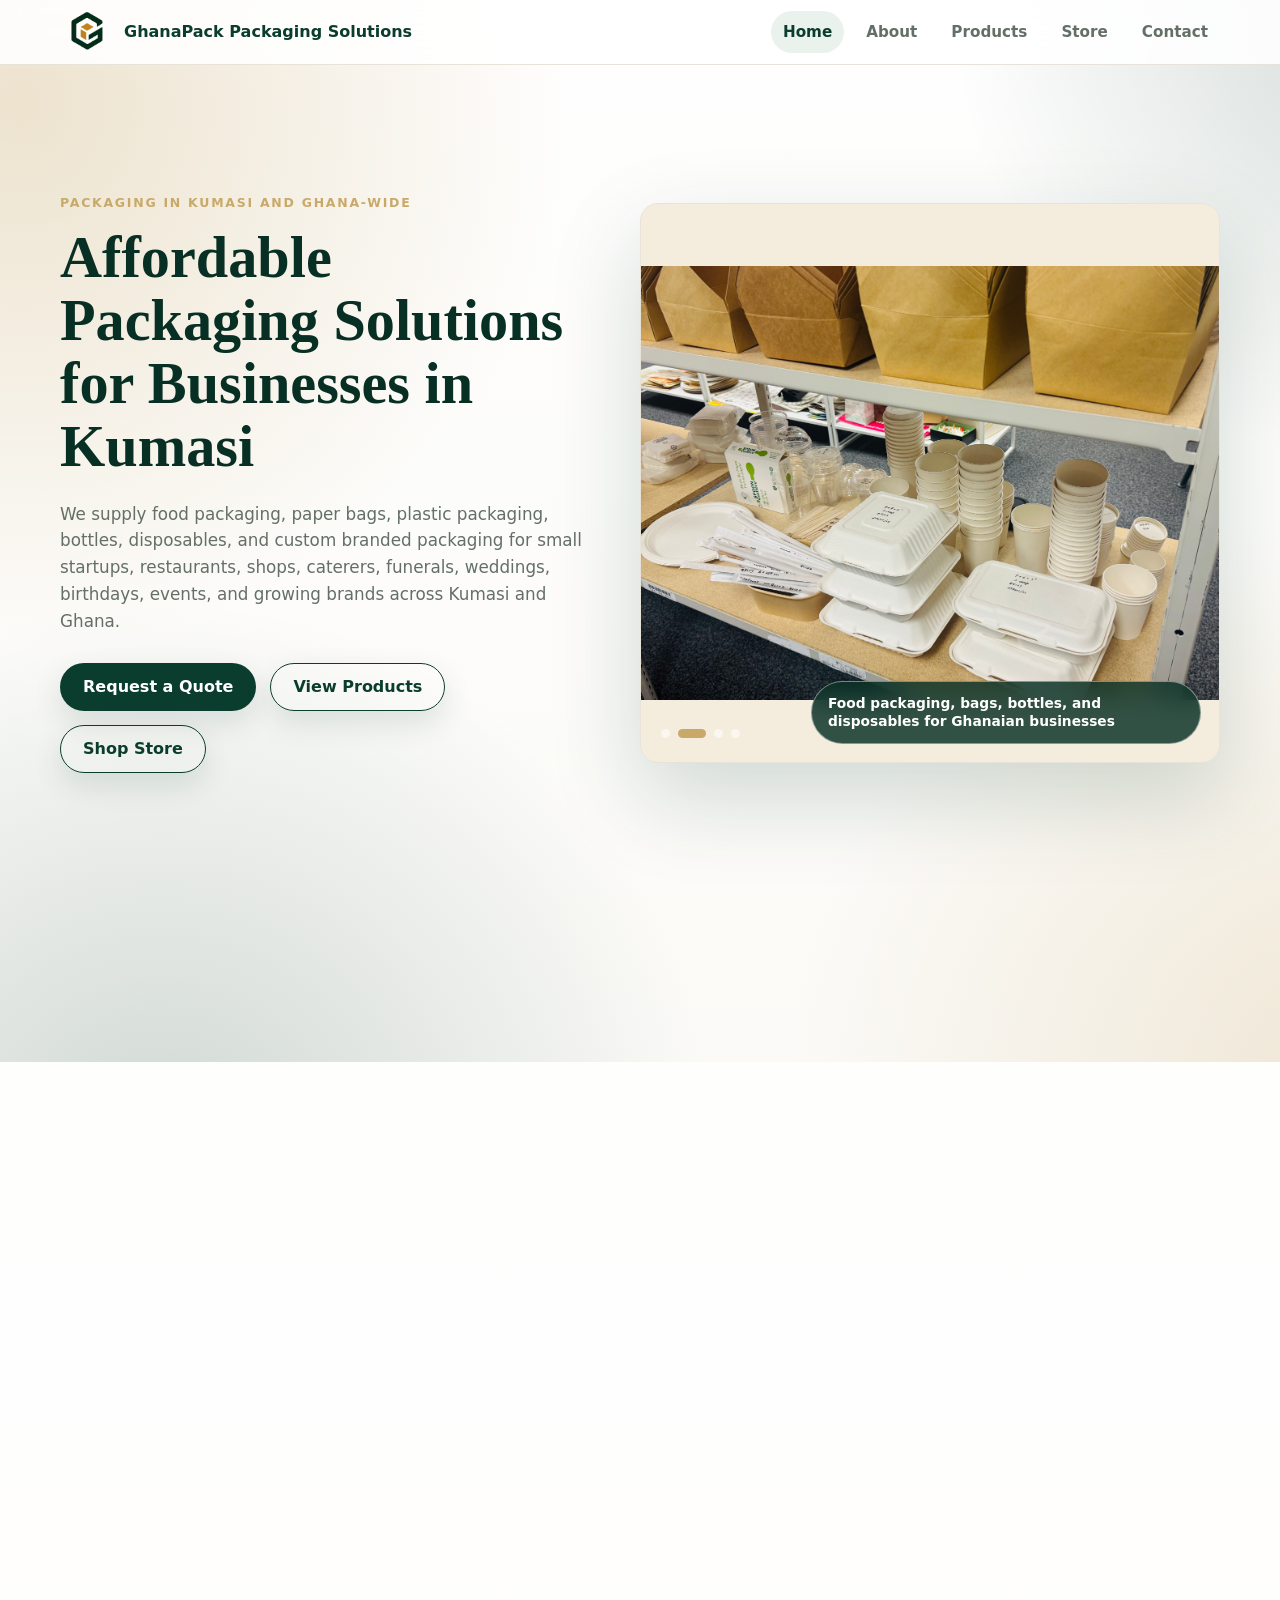
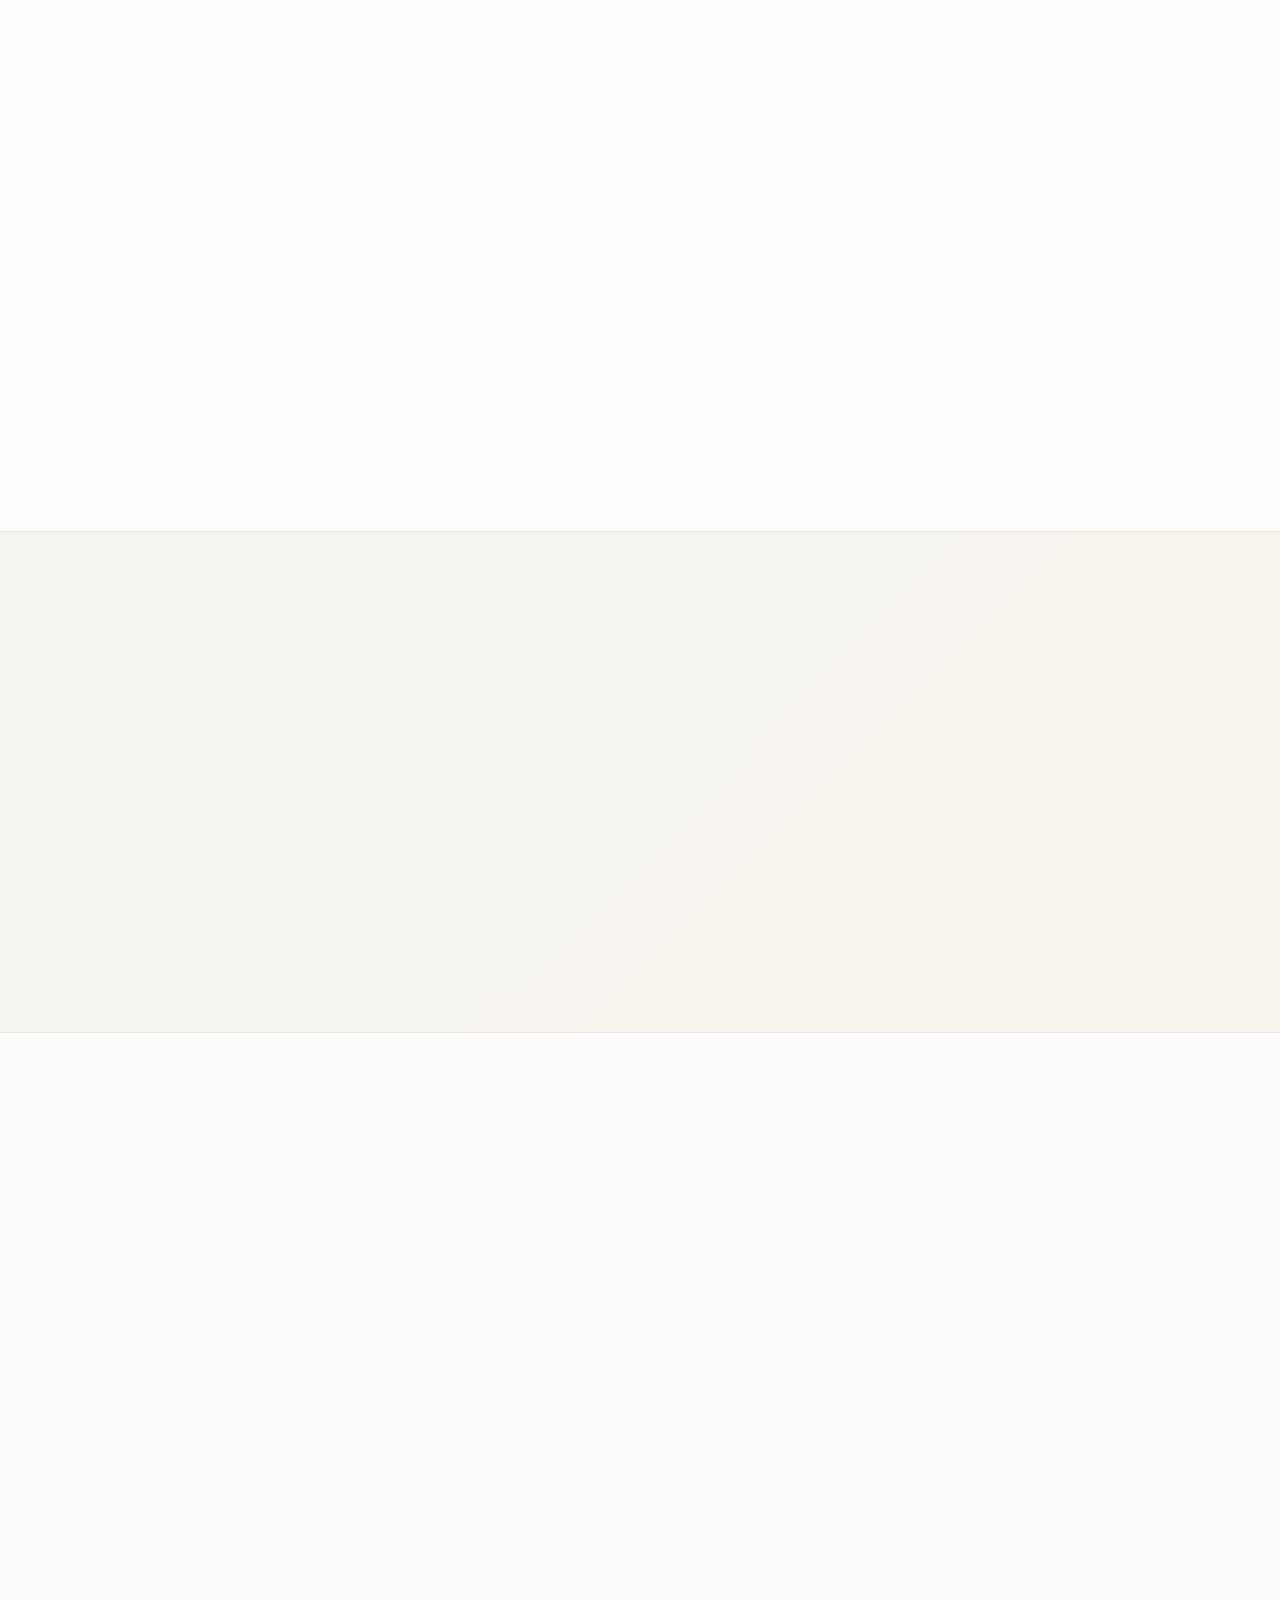
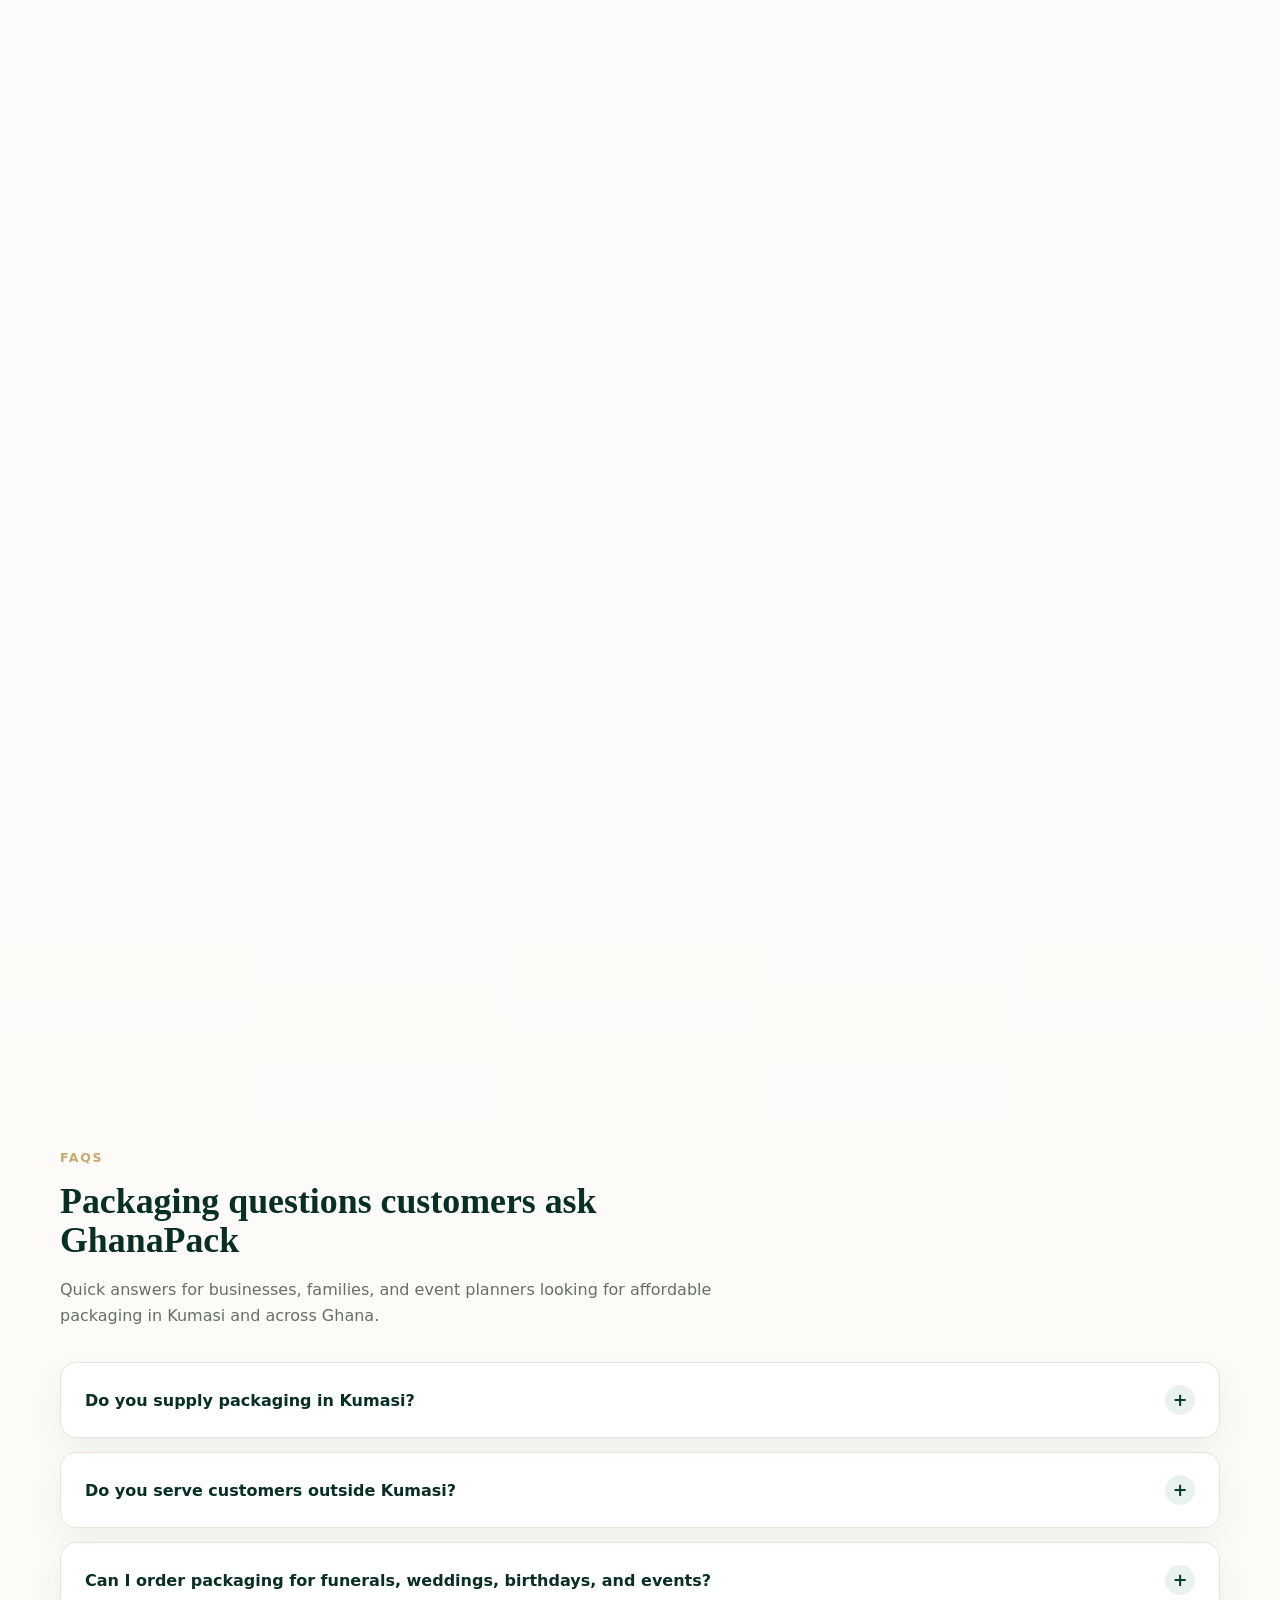
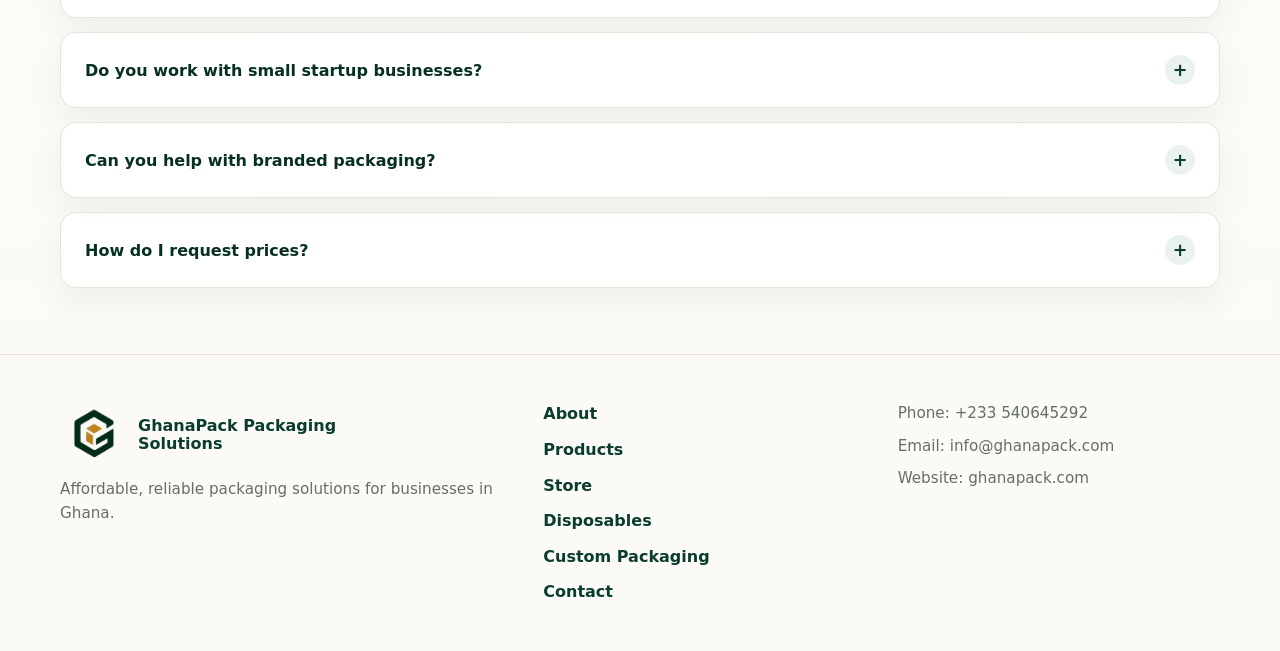
<file: index.html>
<!DOCTYPE html>
<html lang="en">
<head>
  <meta charset="UTF-8">
  <meta name="viewport" content="width=device-width, initial-scale=1.0">
  <title>GhanaPack Packaging Solutions | Affordable Packaging in Kumasi &amp; Ghana</title>
  <meta name="description" content="GhanaPack Packaging Solutions supplies affordable packaging in Kumasi and Ghana-wide for startups, food vendors, restaurants, funerals, weddings, birthdays, events, and brands.">
  <link rel="canonical" href="https://www.ghanapack.com/">
  <meta property="og:type" content="website">
  <meta property="og:title" content="GhanaPack Packaging Solutions | Affordable Packaging in Kumasi">
  <meta property="og:description" content="Affordable packaging in Kumasi and Ghana-wide for startups, food vendors, restaurants, funerals, weddings, birthdays, events, and brands.">
  <meta property="og:url" content="https://www.ghanapack.com/">
  <meta property="og:image" content="https://www.ghanapack.com/assets/images/store-optimized/custom-paper-bags-display.jpeg">
  <meta property="og:image:alt" content="Paper bags and custom packaging supplied by GhanaPack Packaging Solutions">
  <meta name="twitter:card" content="summary_large_image">
  <meta name="twitter:title" content="GhanaPack Packaging Solutions | Affordable Packaging in Kumasi">
  <meta name="twitter:description" content="Affordable packaging in Kumasi and Ghana-wide for startups, food vendors, restaurants, funerals, weddings, birthdays, events, and brands.">
  <meta name="twitter:image" content="https://www.ghanapack.com/assets/images/store-optimized/custom-paper-bags-display.jpeg">
  <link rel="icon" href="/favicon.ico" sizes="any">
  <link rel="icon" type="image/png" sizes="512x512" href="/assets/images/faviconefinal.png">
  <link rel="apple-touch-icon" href="/assets/images/faviconefinal.png">
  <link rel="stylesheet" href="css/style.css">
  <script type="application/ld+json">
    {
      "@context": "https://schema.org",
      "@type": "LocalBusiness",
      "name": "GhanaPack Packaging Solutions",
      "alternateName": "GhanaPack",
      "url": "https://www.ghanapack.com",
      "logo": "https://www.ghanapack.com/assets/images/logo-transparent.png",
      "image": [
        "https://www.ghanapack.com/assets/images/store-optimized/custom-paper-bags-display.jpeg"
      ],
      "email": "info@ghanapack.com",
      "telephone": "+233540645292",
      "address": {
        "@type": "PostalAddress",
        "addressLocality": "Kumasi",
        "addressCountry": "GH"
      },
      "areaServed": ["Kumasi", "Ashanti Region", "Ghana"],
      "description": "Affordable packaging in Kumasi and Ghana-wide for small businesses, startups, food vendors, restaurants, funerals, weddings, birthdays, events, and growing brands."
    }
  </script>
  <script type="application/ld+json">
    {
      "@context": "https://schema.org",
      "@type": "WebPage",
      "name": "GhanaPack Packaging Solutions",
      "url": "https://www.ghanapack.com/",
      "primaryImageOfPage": {
        "@type": "ImageObject",
        "url": "https://www.ghanapack.com/assets/images/store-optimized/custom-paper-bags-display.jpeg",
        "caption": "Paper bags and custom packaging supplied by GhanaPack Packaging Solutions"
      },
      "publisher": {
        "@type": "Organization",
        "name": "GhanaPack Packaging Solutions",
        "logo": {
          "@type": "ImageObject",
          "url": "https://www.ghanapack.com/assets/images/logo-transparent.png"
        }
      }
    }
  </script>
  <script type="application/ld+json">
    {
      "@context": "https://schema.org",
      "@type": "FAQPage",
      "mainEntity": [
        {
          "@type": "Question",
          "name": "Do you supply packaging in Kumasi?",
          "acceptedAnswer": {
            "@type": "Answer",
            "text": "Yes. GhanaPack Packaging Solutions is based in Kumasi and supplies affordable packaging for startups, restaurants, food vendors, events, and growing brands."
          }
        },
        {
          "@type": "Question",
          "name": "Can you supply packaging outside Kumasi?",
          "acceptedAnswer": {
            "@type": "Answer",
            "text": "Yes. GhanaPack serves customers in Kumasi and can support packaging requests across Ghana depending on the product, quantity, and delivery arrangement."
          }
        },
        {
          "@type": "Question",
          "name": "Do you provide packaging for funerals, weddings, birthdays, and events?",
          "acceptedAnswer": {
            "@type": "Answer",
            "text": "Yes. GhanaPack supplies food packs, disposables, paper bags, bottles, containers, and custom packaging for funerals, weddings, birthdays, corporate events, church programs, and community gatherings."
          }
        },
        {
          "@type": "Question",
          "name": "Can small startup businesses order from GhanaPack?",
          "acceptedAnswer": {
            "@type": "Answer",
            "text": "Yes. GhanaPack works with small startups, home businesses, food brands, online sellers, and shops that need affordable packaging and practical advice."
          }
        },
        {
          "@type": "Question",
          "name": "Do you offer branded or custom packaging?",
          "acceptedAnswer": {
            "@type": "Answer",
            "text": "Yes. GhanaPack supports custom branded packaging through packaging advice, sticker ideas, logo placement guidance, and options that help products look professional."
          }
        }
      ]
    }
  </script>
</head>
<body>
  <header class="site-header">
    <a class="brand" href="index.html" aria-label="GhanaPack Packaging Solutions home">
      <!-- LOGO TO CHANGE: Replace this file if the header logo changes. -->
      <img class="brand-logo" src="assets/images/logo-transparent.png" alt="GhanaPack Packaging Solutions logo">
      <span class="brand-text">GhanaPack Packaging Solutions</span>
    </a>
    <button class="nav-toggle" type="button" aria-label="Open navigation" aria-expanded="false">Menu</button>
    <nav class="site-nav" aria-label="Primary navigation">
      <a href="index.html" aria-current="page">Home</a>
      <a href="about.html">About</a>
      <a href="products.html">Products</a>
      <a href="store.html">Store</a>
      <a href="contact.html">Contact</a>
    </nav>
  </header>

  <main>
    <section class="hero hero-home">
      <div class="hero-content">
        <p class="eyebrow">Packaging in Kumasi and Ghana-wide</p>
        <h1>Affordable Packaging Solutions for Businesses in Kumasi</h1>
        <p class="hero-copy">We supply food packaging, paper bags, plastic packaging, bottles, disposables, and custom branded packaging for small startups, restaurants, shops, caterers, funerals, weddings, birthdays, events, and growing brands across Kumasi and Ghana.</p>
        <div class="button-row">
          <a class="button button-primary" href="contact.html">Request a Quote</a>
          <a class="button button-secondary" href="products.html">View Products</a>
          <a class="button button-secondary" href="store.html">Shop Store</a>
        </div>
      </div>
      <figure class="hero-media hero-slider" aria-label="GhanaPack packaging product showcase">
        <!-- IMAGE TO CHANGE: Hero slide 1. Use a Ghana/local product-only food packaging photo. Avoid people, foreign dishes, and non-local scenes. -->
        <img class="hero-slide is-active" src="assets/images/store-optimized/kraft-takeaway-boxes-shelf.jpeg" alt="Packaging in Ghana including food boxes, bowls, cups, and containers" loading="eager">
        <!-- IMAGE TO CHANGE: Hero slide 2. Use a Ghana/local product-only disposables photo. -->
        <img class="hero-slide" src="assets/images/store-optimized/food-service-disposables.jpeg" alt="Disposables Ghana plates, cutlery, and food service supplies" loading="lazy">
        <!-- IMAGE TO CHANGE: Hero slide 3. Use a Ghana/local product-only paper bag photo. -->
        <img class="hero-slide" src="assets/images/store-optimized/branded-paper-bags-rack.jpeg" alt="Paper bags Ghana for shops, food vendors, and branded orders" loading="lazy">
        <!-- IMAGE TO CHANGE: Hero slide 4. Use a Ghana/local product-only bottles and containers photo. -->
        <img class="hero-slide" src="assets/images/smalltransbottles.jpeg" alt="Bottles and containers Ghana for drinks, sauces, and retail products" loading="lazy">
        <figcaption class="hero-slider-caption">Food packaging, bags, bottles, and disposables for Ghanaian businesses</figcaption>
        <div class="hero-slider-dots" aria-hidden="true"></div>
      </figure>
    </section>

    <section class="proof-strip" aria-label="GhanaPack Packaging Solutions highlights">
      <div><strong>Kumasi</strong><span>Local packaging support</span></div>
      <div><strong>Flexible</strong><span>Order guidance</span></div>
      <div><strong>Events</strong><span>Weddings, funerals, parties</span></div>
      <div><strong>Ghana-wide</strong><span>Serving customers beyond Kumasi</span></div>
    </section>

    <section class="section">
      <div class="section-heading">
        <p class="eyebrow">Product categories</p>
        <h2>Packaging that fits your business</h2>
        <p>Choose practical packaging supplies for daily business, bulk event needs, or a branded look that makes customers remember you.</p>
      </div>
      <div class="category-grid">
        <a class="category-card" href="food-packaging.html">
          <!-- IMAGE TO CHANGE: Replace src and data-swap-src with local product-only food packaging photos. -->
          <img src="assets/images/store-optimized/kraft-takeaway-boxes-shelf.jpeg" data-swap-src="assets/images/store-optimized/clear-plastic-food-packs-shelf.jpeg" alt="Food packaging Ghana kraft takeaway boxes and clear food containers for restaurants and caterers" loading="lazy">
          <span>Food Packaging</span>
        </a>
        <a class="category-card" href="paper-bags.html">
          <!-- IMAGE TO CHANGE: Replace src and data-swap-src with local product-only paper bag photos. -->
          <img src="assets/images/store-optimized/branded-paper-bags-rack.jpeg" data-swap-src="assets/images/store-optimized/branded-paper-bags-rack.jpeg" alt="Paper bags Ghana kraft packaging and branded paper bag options for retail and food businesses" loading="lazy">
          <span>Paper Bags</span>
        </a>
        <a class="category-card" href="plastic-packaging.html">
          <!-- IMAGE TO CHANGE: Replace src and data-swap-src with local product-only plastic packaging photos. -->
          <img src="assets/images/store-optimized/clear-plastic-food-packs-shelf.jpeg" data-swap-src="assets/images/smalltransbottles.jpeg" alt="Plastic packaging Ghana clear food containers and takeaway packs" loading="lazy">
          <span>Plastic Packaging</span>
        </a>
        <a class="category-card" href="bottles-containers.html">
          <!-- IMAGE TO CHANGE: Replace src and data-swap-src with local product-only bottles and containers photos. -->
          <img src="assets/images/smalltransbottles.jpeg" data-swap-src="assets/images/store-optimized/kraft-takeaway-boxes-shelf.jpeg" alt="Bottles and containers Ghana small transparent bottles for drinks and product brands" loading="lazy">
          <span>Bottles &amp; Containers</span>
        </a>
        <a class="category-card" href="disposables.html">
          <!-- IMAGE TO CHANGE: Replace src and data-swap-src with local product-only disposables photos. -->
          <img src="assets/images/store-optimized/food-service-disposables.jpeg" data-swap-src="assets/images/store-optimized/cups-cutlery-disposables.jpeg" alt="Disposables Ghana plates, forks, knives, and spoons for events and food service" loading="lazy">
          <span>Disposables</span>
        </a>
        <a class="category-card" href="custom-packaging.html">
          <!-- IMAGE TO CHANGE: Replace src and data-swap-src with local product-only custom branded packaging photos. -->
          <img src="assets/images/store-optimized/custom-paper-bags-display.jpeg" data-swap-src="assets/images/store-optimized/kraft-boxes-wall-display.jpeg" alt="Custom packaging Ghana branded paper bags and kraft product boxes" loading="lazy">
          <span>Custom Branded Packaging</span>
        </a>
      </div>
    </section>

    <section class="section section-muted">
      <div class="section-heading">
        <p class="eyebrow">Why choose us</p>
        <h2>Reliable supply for busy Kumasi and Ghanaian businesses</h2>
      </div>
      <div class="feature-grid">
        <article class="feature">
          <h3>Affordable pricing</h3>
          <p>Get packaging that looks professional without putting pressure on your margins.</p>
        </article>
        <article class="feature">
          <h3>Fast supply</h3>
          <p>Source the essentials your team needs to serve customers and keep orders moving.</p>
        </article>
        <article class="feature">
          <h3>Reliable service</h3>
          <p>Work with a packaging partner that understands daily business demands in Ghana.</p>
        </article>
        <article class="feature">
          <h3>Design support</h3>
          <p>Improve your packaging with logo placement, sticker ideas, and practical branding advice.</p>
        </article>
      </div>
    </section>

    <section class="split-section">
      <div>
        <p class="eyebrow">Custom packaging</p>
        <h2>We help your product sell</h2>
        <p>We don't just make packaging look good - we help your product sell. GhanaPack supports growing brands with branded stickers, packaging advice, and simple design direction that makes every order feel more professional.</p>
        <a class="text-link" href="custom-packaging.html">Explore custom packaging</a>
      </div>
      <div class="support-list">
        <div>
          <h3>Branding support</h3>
          <p>Make your logo, colors, and message clear on every package.</p>
        </div>
        <div>
          <h3>Sticker design</h3>
          <p>Add branded stickers to boxes, bags, cups, jars, and takeaway packs.</p>
        </div>
        <div>
          <h3>Packaging advice</h3>
          <p>Choose materials and formats that suit your product, budget, and customer experience.</p>
        </div>
      </div>
    </section>

    <section class="section">
      <div class="section-heading">
        <p class="eyebrow">Who we serve</p>
        <h2>Packaging solutions for businesses, families, and events in Ghana</h2>
        <p>Whether you need a small starter quantity or a large supply for a major occasion, GhanaPack helps you source affordable packaging that fits the job and your budget.</p>
      </div>
      <div class="service-grid">
        <article class="service-card">
          <h3>Startup businesses</h3>
          <p>Affordable packaging for new food brands, home businesses, online sellers, and small shops that want to look professional from day one.</p>
        </article>
        <article class="service-card">
          <h3>Restaurants and food vendors</h3>
          <p>Food packaging Ghana vendors can use for takeaway orders, delivery, daily sales, catering, and customer-ready presentation.</p>
        </article>
        <article class="service-card">
          <h3>Funerals and memorials</h3>
          <p>Disposables, food packs, paper bags, bottles, and containers for funeral catering, family gatherings, and large guest service.</p>
        </article>
        <article class="service-card">
          <h3>Weddings and engagements</h3>
          <p>Clean packaging for wedding favors, drinks, takeaway meals, dessert tables, guest packs, and custom branded event presentation.</p>
        </article>
        <article class="service-card">
          <h3>Birthday parties and celebrations</h3>
          <p>Party packaging, disposable plates, cups, cutlery, paper bags, treat packs, and containers for birthdays and private events.</p>
        </article>
        <article class="service-card">
          <h3>Corporate and community events</h3>
          <p>Bulk packaging supplies for conferences, church programs, launches, school events, pop-ups, and community gatherings across Ghana.</p>
        </article>
      </div>
    </section>

    <section class="cta-band">
      <div>
        <p class="eyebrow">Ready to order?</p>
        <h2>Let's help your product stand out and sell</h2>
        <p>From a few packs for a startup to large quantities for weddings, funerals, birthdays, and events, call <a href="tel:+233540645292">+233 540645292</a>, email <a href="mailto:info@ghanapack.com">info@ghanapack.com</a>, or message us on WhatsApp for pricing and availability.</p>
      </div>
      <div class="button-row">
        <a class="button button-primary" href="contact.html">Request a Quote</a>
        <a class="button button-whatsapp" href="https://wa.me/233540645292">WhatsApp Us</a>
      </div>
    </section>

    <section class="section faq-section">
      <div class="section-heading">
        <p class="eyebrow">FAQs</p>
        <h2>Packaging questions customers ask GhanaPack</h2>
        <p>Quick answers for businesses, families, and event planners looking for affordable packaging in Kumasi and across Ghana.</p>
      </div>
      <div class="faq-list">
        <details>
          <summary>Do you supply packaging in Kumasi?</summary>
          <p>Yes. GhanaPack Packaging Solutions is based in Kumasi and supplies affordable packaging for startups, food vendors, restaurants, caterers, shops, events, and growing brands.</p>
        </details>
        <details>
          <summary>Do you serve customers outside Kumasi?</summary>
          <p>Yes. We focus strongly on Kumasi, but we also support customers across Ghana depending on the product, quantity, and delivery arrangement.</p>
        </details>
        <details>
          <summary>Can I order packaging for funerals, weddings, birthdays, and events?</summary>
          <p>Yes. We supply food packs, disposable plates, cutlery, cups, paper bags, bottles, containers, and custom packaging for funerals, weddings, birthdays, corporate events, church programs, and community gatherings.</p>
        </details>
        <details>
          <summary>Do you work with small startup businesses?</summary>
          <p>Yes. GhanaPack is built for small businesses, home food brands, online sellers, restaurants, and shops that need affordable packaging without looking basic.</p>
        </details>
        <details>
          <summary>Can you help with branded packaging?</summary>
          <p>Yes. We support branded packaging with sticker ideas, logo placement guidance, packaging advice, and options that help your product look ready to sell.</p>
        </details>
        <details>
          <summary>How do I request prices?</summary>
          <p>Send your product type, quantity, preferred size, location, and whether you need plain or branded packaging. You can call, email, or message GhanaPack on WhatsApp.</p>
        </details>
      </div>
    </section>
  </main>

  <footer class="site-footer">
    <div>
      <a class="footer-brand footer-brand-logo" href="index.html" aria-label="GhanaPack Packaging Solutions home">
        <!-- LOGO TO CHANGE: Footer logo photo. Replace with the final brand logo photo when needed. -->
        <img class="footer-logo" src="assets/images/logo-transparent.png" alt="GhanaPack Packaging Solutions logo">
        <span class="brand-text">GhanaPack Packaging Solutions</span>
      </a>
      <p>Affordable, reliable packaging solutions for businesses in Ghana.</p>
    </div>
    <nav aria-label="Footer navigation">
      <a href="about.html">About</a>
      <a href="products.html">Products</a>
      <a href="store.html">Store</a>
      <a href="disposables.html">Disposables</a>
      <a href="custom-packaging.html">Custom Packaging</a>
      <a href="contact.html">Contact</a>
    </nav>
    <div>
      <p>Phone: +233 540645292</p>
      <p>Email: info@ghanapack.com</p>
      <p>Website: ghanapack.com</p>
    </div>
  </footer>

  <script src="js/main.js"></script>
</body>
</html>
</file>
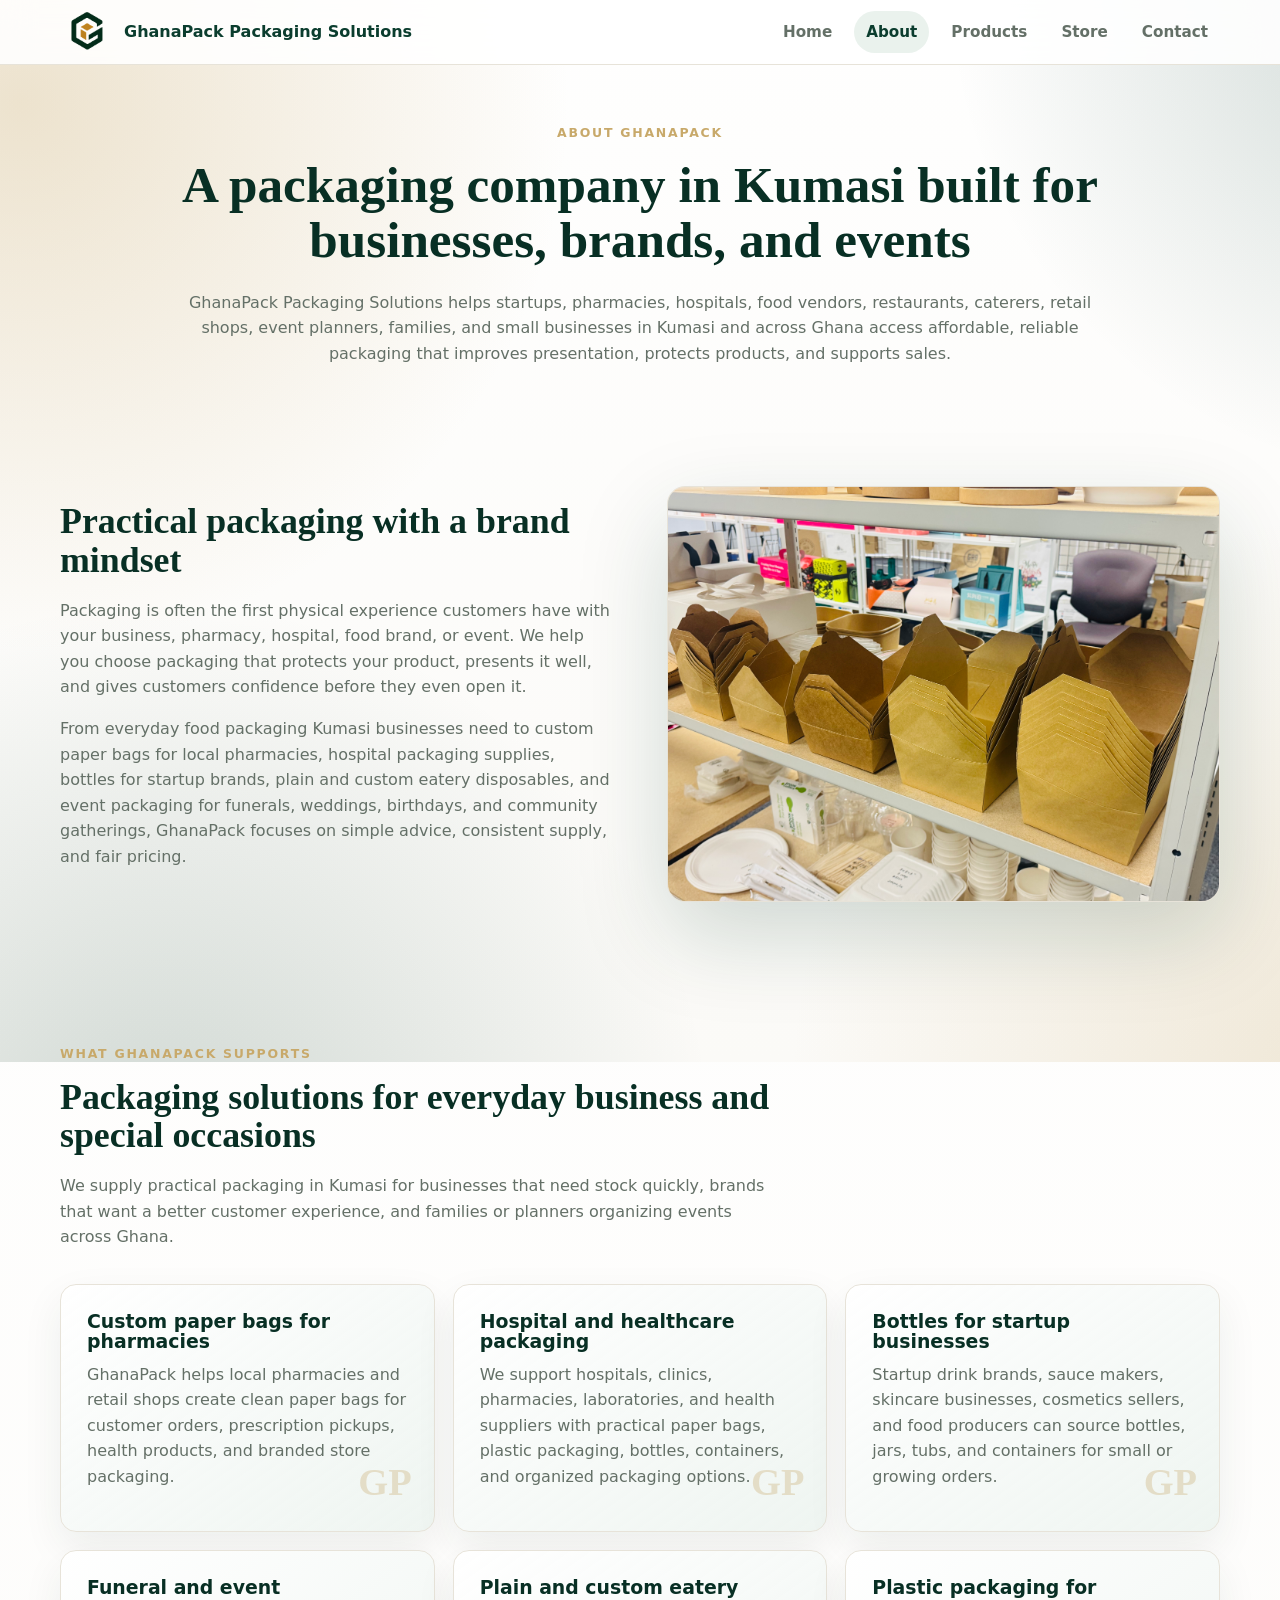
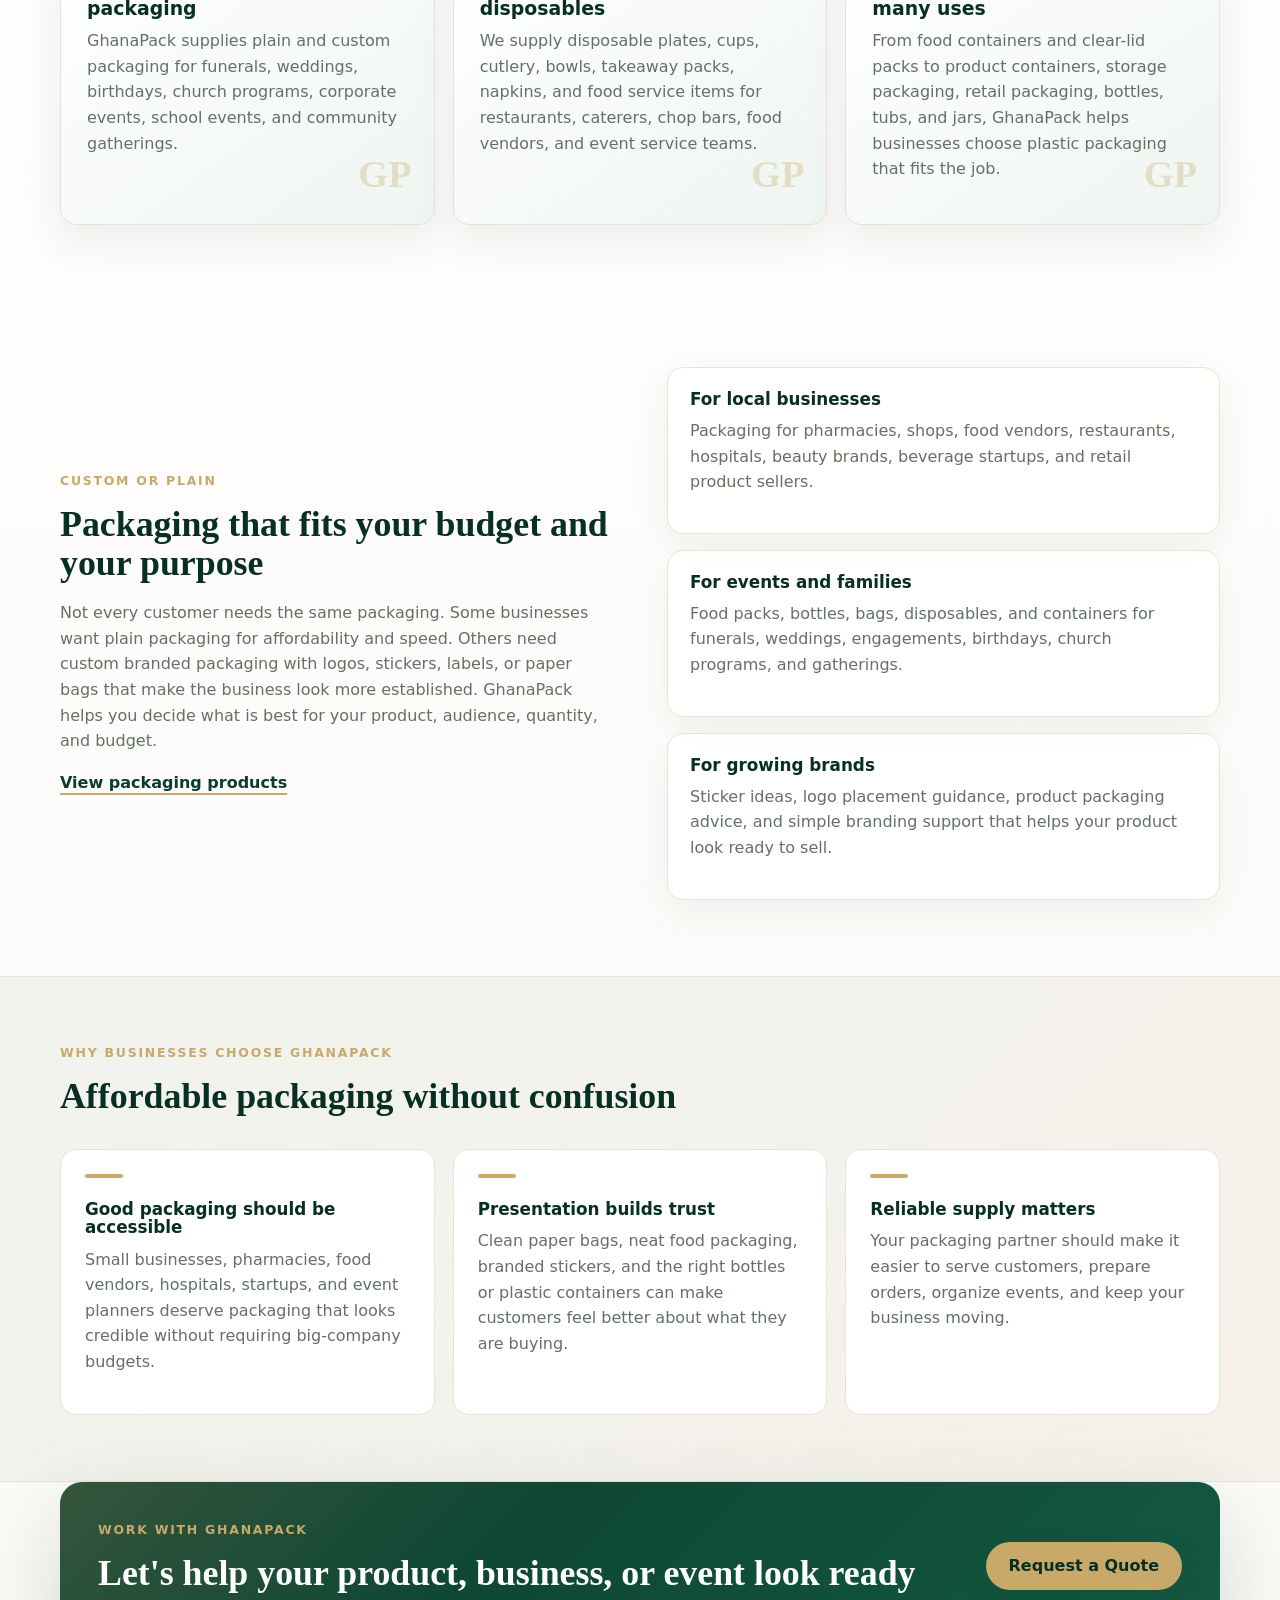
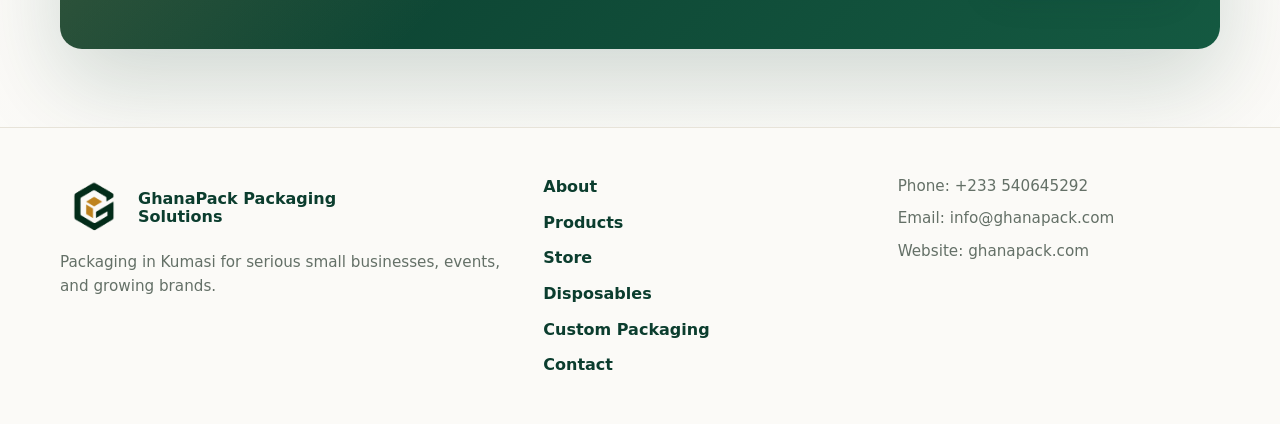
<file: about.html>
<!DOCTYPE html>
<html lang="en">
<head>
  <meta charset="UTF-8">
  <meta name="viewport" content="width=device-width, initial-scale=1.0">
  <title>About GhanaPack | Packaging Company in Kumasi, Ghana</title>
  <meta name="description" content="Learn about GhanaPack Packaging Solutions, a packaging company in Kumasi supplying custom paper bags, pharmacy bags, hospital packaging, bottles, plastic packaging, disposables, and event packaging Ghana-wide.">
  <link rel="canonical" href="https://www.ghanapack.com/about.html">
  <meta property="og:type" content="website">
  <meta property="og:title" content="About GhanaPack Packaging Solutions">
  <meta property="og:description" content="A packaging company in Kumasi supplying custom paper bags, pharmacy bags, hospital packaging, bottles, plastic packaging, disposables, and event packaging Ghana-wide.">
  <meta property="og:url" content="https://www.ghanapack.com/about.html">
  <meta property="og:image" content="https://www.ghanapack.com/assets/images/store-optimized/custom-paper-bags-display.jpeg">
  <meta property="og:image:alt" content="Paper bags and custom packaging supplied by GhanaPack Packaging Solutions">
  <meta name="twitter:card" content="summary_large_image">
  <meta name="twitter:title" content="About GhanaPack Packaging Solutions">
  <meta name="twitter:description" content="Custom paper bags, pharmacy bags, hospital packaging, bottles, plastic packaging, disposables, and event packaging from GhanaPack in Kumasi.">
  <meta name="twitter:image" content="https://www.ghanapack.com/assets/images/store-optimized/custom-paper-bags-display.jpeg">
  <link rel="icon" href="/favicon.ico" sizes="any">
  <link rel="icon" type="image/png" sizes="512x512" href="/assets/images/faviconefinal.png">
  <link rel="apple-touch-icon" href="/assets/images/faviconefinal.png">
  <link rel="stylesheet" href="css/style.css">
</head>
<body>
  <header class="site-header">
    <a class="brand" href="index.html" aria-label="GhanaPack Packaging Solutions home"><img class="brand-logo" src="assets/images/logo-transparent.png" alt="GhanaPack Packaging Solutions logo"><span class="brand-text">GhanaPack Packaging Solutions</span></a>
    <button class="nav-toggle" type="button" aria-label="Open navigation" aria-expanded="false">Menu</button>
    <nav class="site-nav" aria-label="Primary navigation">
      <a href="index.html">Home</a>
      <a href="about.html" aria-current="page">About</a>
      <a href="products.html">Products</a>
      <a href="store.html">Store</a>
      <a href="contact.html">Contact</a>
    </nav>
  </header>

  <main>
    <section class="page-hero">
      <p class="eyebrow">About GhanaPack</p>
      <h1>A packaging company in Kumasi built for businesses, brands, and events</h1>
      <p>GhanaPack Packaging Solutions helps startups, pharmacies, hospitals, food vendors, restaurants, caterers, retail shops, event planners, families, and small businesses in Kumasi and across Ghana access affordable, reliable packaging that improves presentation, protects products, and supports sales.</p>
    </section>

    <section class="split-section">
      <div>
        <h2>Practical packaging with a brand mindset</h2>
        <p>Packaging is often the first physical experience customers have with your business, pharmacy, hospital, food brand, or event. We help you choose packaging that protects your product, presents it well, and gives customers confidence before they even open it.</p>
        <p>From everyday food packaging Kumasi businesses need to custom paper bags for local pharmacies, hospital packaging supplies, bottles for startup brands, plain and custom eatery disposables, and event packaging for funerals, weddings, birthdays, and community gatherings, GhanaPack focuses on simple advice, consistent supply, and fair pricing.</p>
      </div>
      <figure class="image-panel">
        <!-- IMAGE TO CHANGE: Replace this with a Ghana/local GhanaPack shop, warehouse, or product-only packaging photo. Avoid foreign people, foreign dishes, and unrelated scenes. -->
        <img src="assets/images/store-optimized/kraft-takeaway-boxes-shelf.jpeg" alt="GhanaPack Packaging Solutions food packaging supplies for businesses in Ghana" loading="lazy">
      </figure>
    </section>

    <section class="section">
      <div class="section-heading">
        <p class="eyebrow">What GhanaPack supports</p>
        <h2>Packaging solutions for everyday business and special occasions</h2>
        <p>We supply practical packaging in Kumasi for businesses that need stock quickly, brands that want a better customer experience, and families or planners organizing events across Ghana.</p>
      </div>
      <div class="service-grid">
        <article class="service-card">
          <h3>Custom paper bags for pharmacies</h3>
          <p>GhanaPack helps local pharmacies and retail shops create clean paper bags for customer orders, prescription pickups, health products, and branded store packaging.</p>
        </article>
        <article class="service-card">
          <h3>Hospital and healthcare packaging</h3>
          <p>We support hospitals, clinics, pharmacies, laboratories, and health suppliers with practical paper bags, plastic packaging, bottles, containers, and organized packaging options.</p>
        </article>
        <article class="service-card">
          <h3>Bottles for startup businesses</h3>
          <p>Startup drink brands, sauce makers, skincare businesses, cosmetics sellers, and food producers can source bottles, jars, tubs, and containers for small or growing orders.</p>
        </article>
        <article class="service-card">
          <h3>Funeral and event packaging</h3>
          <p>GhanaPack supplies plain and custom packaging for funerals, weddings, birthdays, church programs, corporate events, school events, and community gatherings.</p>
        </article>
        <article class="service-card">
          <h3>Plain and custom eatery disposables</h3>
          <p>We supply disposable plates, cups, cutlery, bowls, takeaway packs, napkins, and food service items for restaurants, caterers, chop bars, food vendors, and event service teams.</p>
        </article>
        <article class="service-card">
          <h3>Plastic packaging for many uses</h3>
          <p>From food containers and clear-lid packs to product containers, storage packaging, retail packaging, bottles, tubs, and jars, GhanaPack helps businesses choose plastic packaging that fits the job.</p>
        </article>
      </div>
    </section>

    <section class="split-section">
      <div>
        <p class="eyebrow">Custom or plain</p>
        <h2>Packaging that fits your budget and your purpose</h2>
        <p>Not every customer needs the same packaging. Some businesses want plain packaging for affordability and speed. Others need custom branded packaging with logos, stickers, labels, or paper bags that make the business look more established. GhanaPack helps you decide what is best for your product, audience, quantity, and budget.</p>
        <a class="text-link" href="products.html">View packaging products</a>
      </div>
      <div class="support-list">
        <div>
          <h3>For local businesses</h3>
          <p>Packaging for pharmacies, shops, food vendors, restaurants, hospitals, beauty brands, beverage startups, and retail product sellers.</p>
        </div>
        <div>
          <h3>For events and families</h3>
          <p>Food packs, bottles, bags, disposables, and containers for funerals, weddings, engagements, birthdays, church programs, and gatherings.</p>
        </div>
        <div>
          <h3>For growing brands</h3>
          <p>Sticker ideas, logo placement guidance, product packaging advice, and simple branding support that helps your product look ready to sell.</p>
        </div>
      </div>
    </section>

    <section class="section section-muted">
      <div class="section-heading">
        <p class="eyebrow">Why businesses choose GhanaPack</p>
        <h2>Affordable packaging without confusion</h2>
      </div>
      <div class="feature-grid three">
        <article class="feature">
          <h3>Good packaging should be accessible</h3>
          <p>Small businesses, pharmacies, food vendors, hospitals, startups, and event planners deserve packaging that looks credible without requiring big-company budgets.</p>
        </article>
        <article class="feature">
          <h3>Presentation builds trust</h3>
          <p>Clean paper bags, neat food packaging, branded stickers, and the right bottles or plastic containers can make customers feel better about what they are buying.</p>
        </article>
        <article class="feature">
          <h3>Reliable supply matters</h3>
          <p>Your packaging partner should make it easier to serve customers, prepare orders, organize events, and keep your business moving.</p>
        </article>
      </div>
    </section>

    <section class="cta-band">
      <div>
        <p class="eyebrow">Work with GhanaPack</p>
        <h2>Let's help your product, business, or event look ready</h2>
      </div>
      <a class="button button-primary" href="contact.html">Request a Quote</a>
    </section>
  </main>

  <footer class="site-footer">
    <div><a class="footer-brand footer-brand-logo" href="index.html" aria-label="GhanaPack Packaging Solutions home"><img class="footer-logo" src="assets/images/logo-transparent.png" alt="GhanaPack Packaging Solutions logo"><span class="brand-text">GhanaPack Packaging Solutions</span></a><p>Packaging in Kumasi for serious small businesses, events, and growing brands.</p></div>
    <nav aria-label="Footer navigation"><a href="about.html">About</a><a href="products.html">Products</a>
      <a href="store.html">Store</a><a href="disposables.html">Disposables</a><a href="custom-packaging.html">Custom Packaging</a><a href="contact.html">Contact</a></nav>
    <div><p>Phone: +233 540645292</p><p>Email: info@ghanapack.com</p><p>Website: ghanapack.com</p></div>
  </footer>
  <script src="js/main.js"></script>
</body>
</html>
</file>
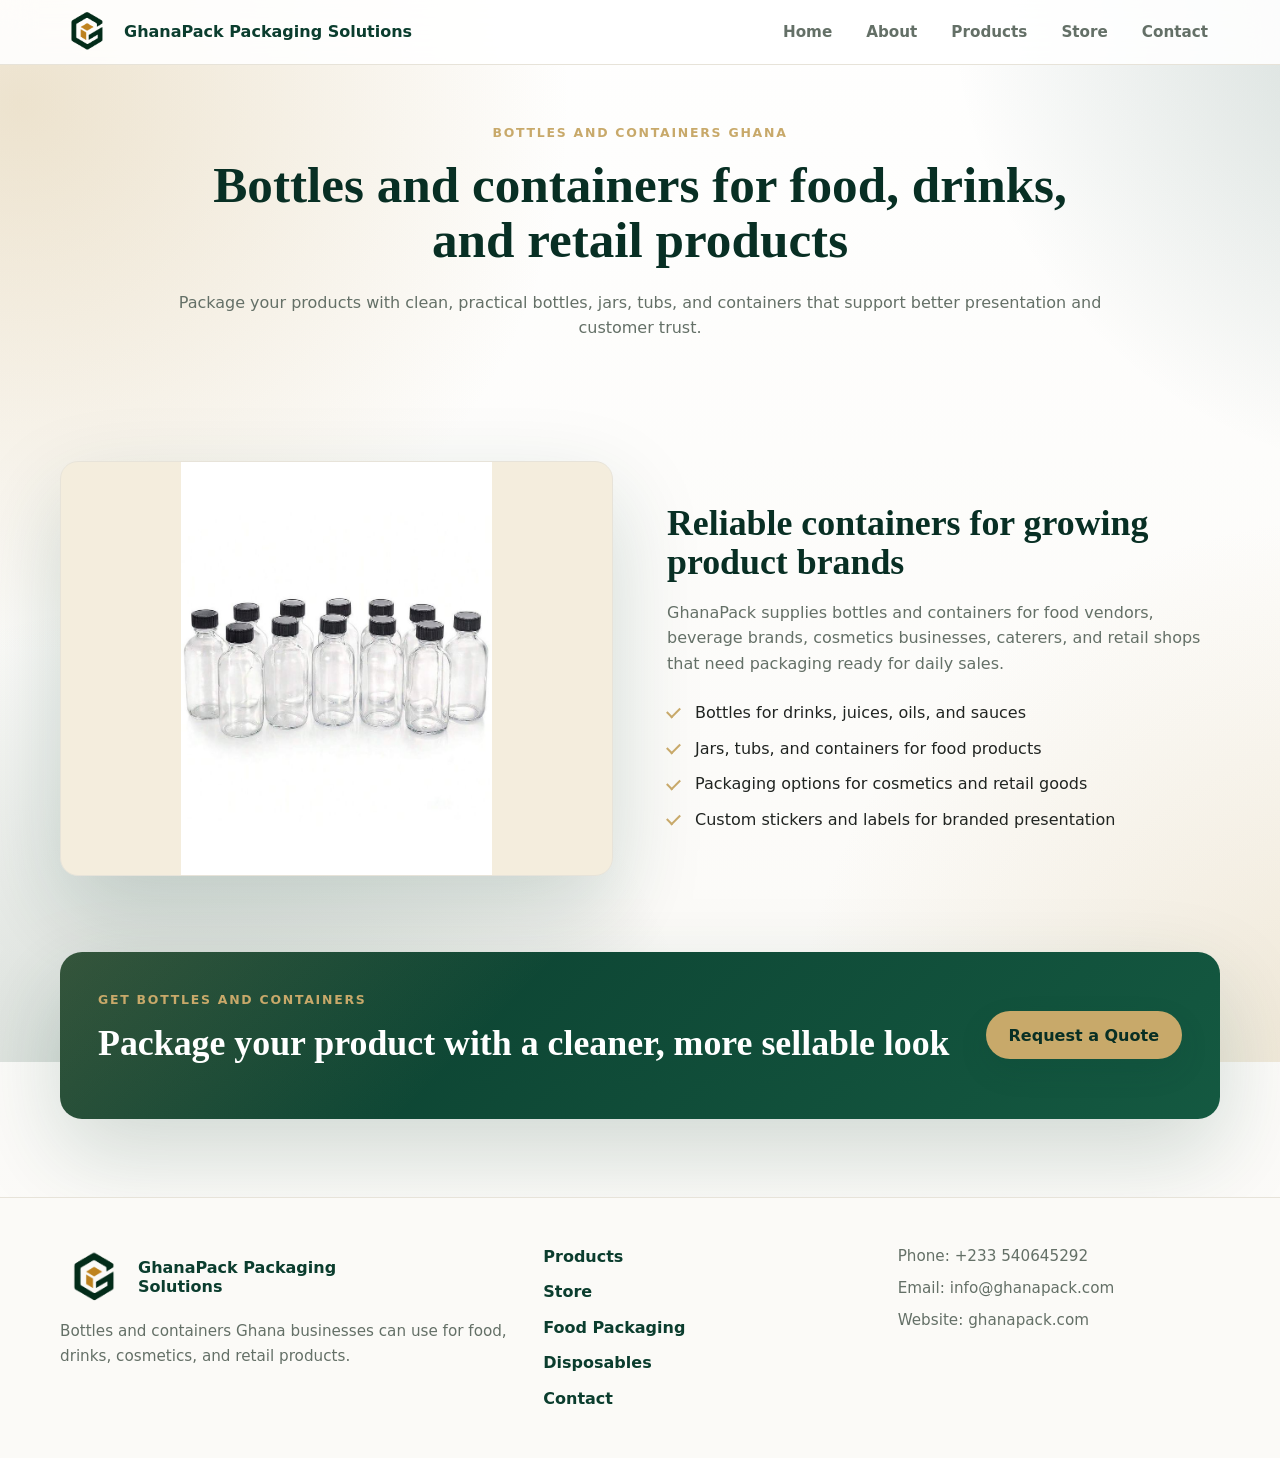
<file: bottles-containers.html>
<!DOCTYPE html>
<html lang="en">
<head>
  <meta charset="UTF-8">
  <meta name="viewport" content="width=device-width, initial-scale=1.0">
  <title>Bottles and Containers Ghana | Jars, Tubs, and Product Packaging</title>
  <meta name="description" content="Source bottles and containers Ghana businesses use for drinks, sauces, cosmetics, food products, retail packaging, and custom branded packaging.">
  <link rel="canonical" href="https://www.ghanapack.com/bottles-containers.html">
  <meta property="og:type" content="website">
  <meta property="og:title" content="Bottles and Containers Ghana | Jars, Tubs, and Product Packaging">
  <meta property="og:description" content="Bottles, jars, tubs, and containers for drinks, sauces, cosmetics, food products, and retail brands.">
  <meta property="og:url" content="https://www.ghanapack.com/bottles-containers.html">
  <meta property="og:image" content="https://www.ghanapack.com/assets/images/store-optimized/custom-paper-bags-display.jpeg">
  <meta property="og:image:alt" content="Paper bags and custom packaging supplied by GhanaPack Packaging Solutions">
  <meta name="twitter:card" content="summary_large_image">
  <meta name="twitter:title" content="Bottles and Containers Ghana | Jars, Tubs, and Product Packaging">
  <meta name="twitter:description" content="Bottles, jars, tubs, and containers for drinks, sauces, cosmetics, food products, and retail brands.">
  <meta name="twitter:image" content="https://www.ghanapack.com/assets/images/store-optimized/custom-paper-bags-display.jpeg">
  <link rel="icon" href="/favicon.ico" sizes="any">
  <link rel="icon" type="image/png" sizes="512x512" href="/assets/images/faviconefinal.png">
  <link rel="apple-touch-icon" href="/assets/images/faviconefinal.png">
  <link rel="stylesheet" href="css/style.css">
</head>
<body>
  <header class="site-header">
    <a class="brand" href="index.html" aria-label="GhanaPack Packaging Solutions home"><img class="brand-logo" src="assets/images/logo-transparent.png" alt="GhanaPack Packaging Solutions logo"><span class="brand-text">GhanaPack Packaging Solutions</span></a>
    <button class="nav-toggle" type="button" aria-label="Open navigation" aria-expanded="false">Menu</button>
    <nav class="site-nav" aria-label="Primary navigation"><a href="index.html">Home</a><a href="about.html">About</a><a href="products.html">Products</a>
      <a href="store.html">Store</a><a href="contact.html">Contact</a></nav>
  </header>
  <main>
    <section class="page-hero">
      <p class="eyebrow">Bottles and containers Ghana</p>
      <h1>Bottles and containers for food, drinks, and retail products</h1>
      <p>Package your products with clean, practical bottles, jars, tubs, and containers that support better presentation and customer trust.</p>
    </section>
    <section class="split-section">
      <figure class="image-panel">
        <!-- IMAGE TO CHANGE: Replace src and data-swap-src with local product-only bottles and containers photos. Avoid people, foreign dishes, and unrelated scenes. -->
        <img src="assets/images/smalltransbottles.jpeg" data-swap-src="assets/images/store-optimized/kraft-takeaway-boxes-shelf.jpeg" alt="Bottles and containers Ghana small transparent bottles for drinks, sauces, and retail products" loading="lazy">
      </figure>
      <div>
        <h2>Reliable containers for growing product brands</h2>
        <p>GhanaPack supplies bottles and containers for food vendors, beverage brands, cosmetics businesses, caterers, and retail shops that need packaging ready for daily sales.</p>
        <ul class="check-list">
          <li>Bottles for drinks, juices, oils, and sauces</li>
          <li>Jars, tubs, and containers for food products</li>
          <li>Packaging options for cosmetics and retail goods</li>
          <li>Custom stickers and labels for branded presentation</li>
        </ul>
      </div>
    </section>
    <section class="cta-band"><div><p class="eyebrow">Get bottles and containers</p><h2>Package your product with a cleaner, more sellable look</h2></div><a class="button button-primary" href="contact.html">Request a Quote</a></section>
  </main>
  <footer class="site-footer"><div><a class="footer-brand footer-brand-logo" href="index.html" aria-label="GhanaPack Packaging Solutions home"><img class="footer-logo" src="assets/images/logo-transparent.png" alt="GhanaPack Packaging Solutions logo"><span class="brand-text">GhanaPack Packaging Solutions</span></a><p>Bottles and containers Ghana businesses can use for food, drinks, cosmetics, and retail products.</p></div><nav aria-label="Footer navigation"><a href="products.html">Products</a>
      <a href="store.html">Store</a><a href="food-packaging.html">Food Packaging</a><a href="disposables.html">Disposables</a><a href="contact.html">Contact</a></nav><div><p>Phone: +233 540645292</p><p>Email: info@ghanapack.com</p><p>Website: ghanapack.com</p></div></footer>
  <script src="js/main.js"></script>
</body>
</html>
</file>
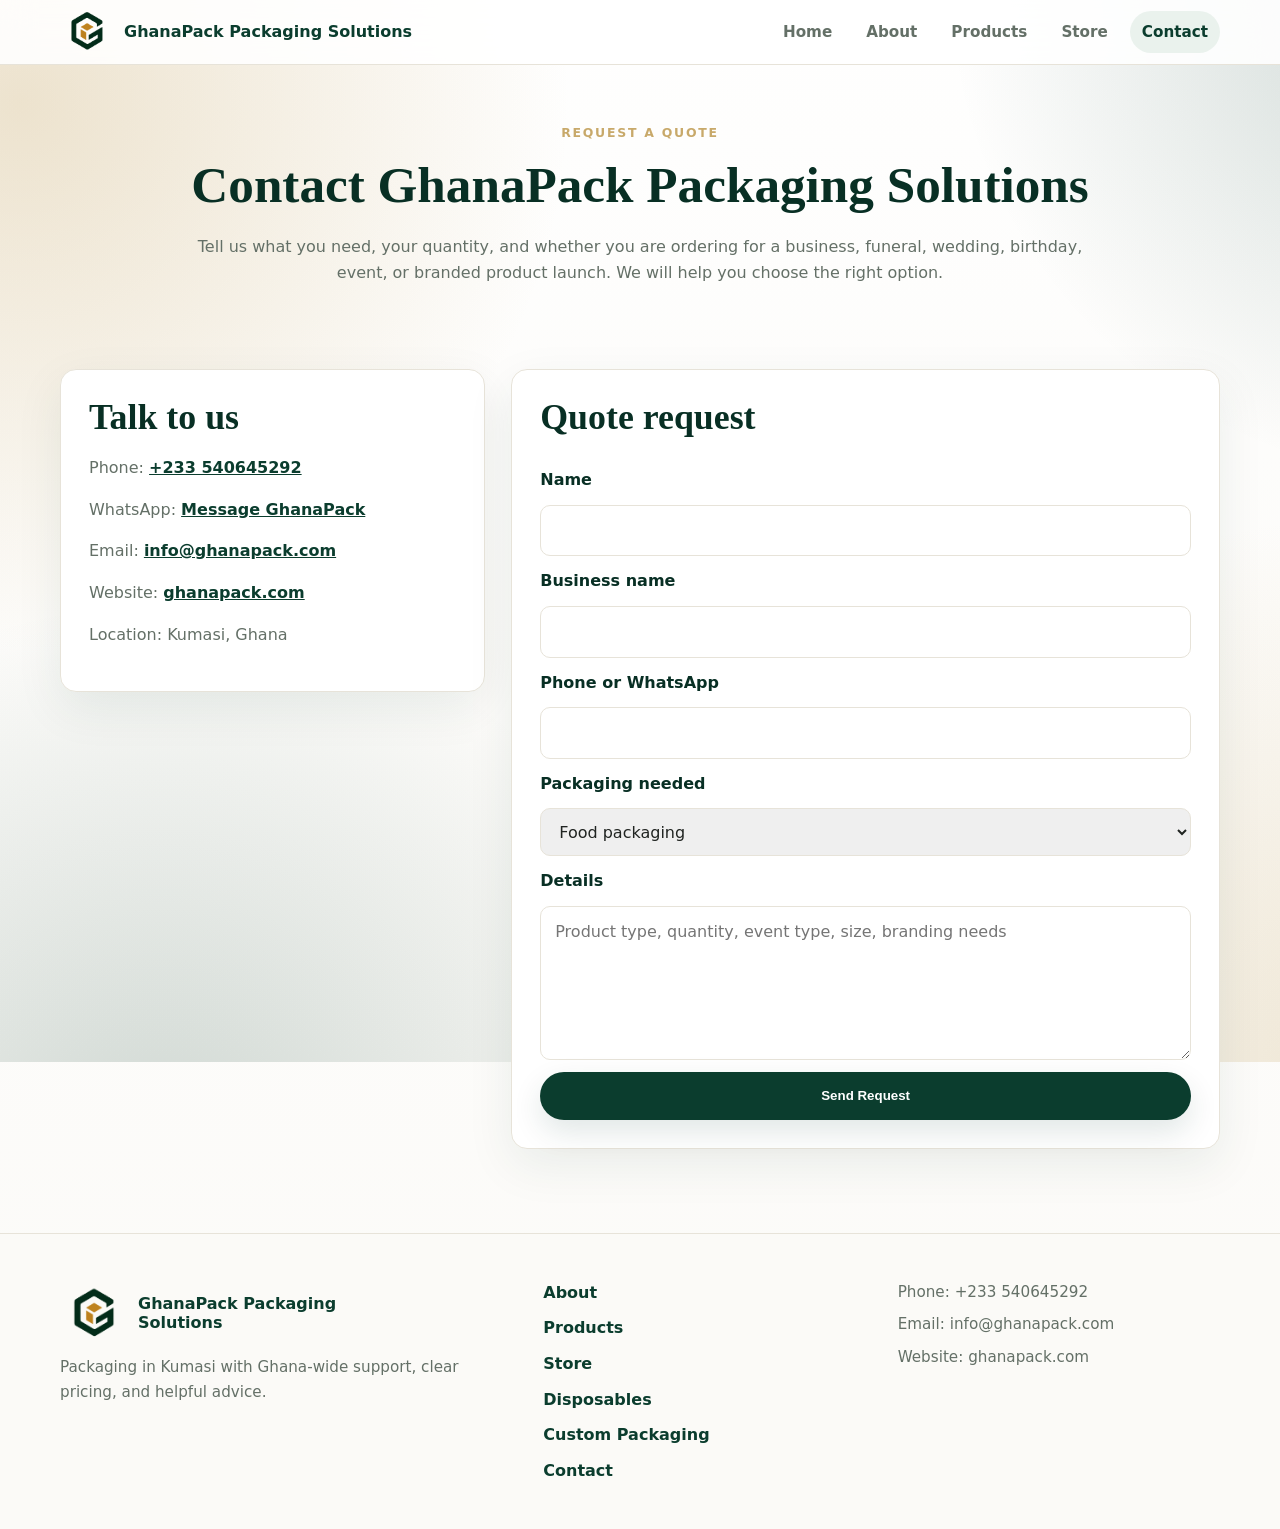
<file: contact.html>
<!DOCTYPE html>
<html lang="en">
<head>
  <meta charset="UTF-8">
  <meta name="viewport" content="width=device-width, initial-scale=1.0">
  <title>Contact GhanaPack | Request Packaging Quote in Kumasi</title>
  <meta name="description" content="Contact GhanaPack Packaging Solutions for affordable packaging in Kumasi and Ghana-wide for startups, restaurants, funerals, weddings, birthdays, events, and branded orders.">
  <link rel="canonical" href="https://www.ghanapack.com/contact.html">
  <meta property="og:type" content="website">
  <meta property="og:title" content="Contact GhanaPack Packaging Solutions">
  <meta property="og:description" content="Request a packaging quote for startups, restaurants, funerals, weddings, birthdays, events, and branded orders.">
  <meta property="og:url" content="https://www.ghanapack.com/contact.html">
  <meta property="og:image" content="https://www.ghanapack.com/assets/images/store-optimized/custom-paper-bags-display.jpeg">
  <meta property="og:image:alt" content="Paper bags and custom packaging supplied by GhanaPack Packaging Solutions">
  <meta name="twitter:card" content="summary_large_image">
  <meta name="twitter:title" content="Contact GhanaPack Packaging Solutions">
  <meta name="twitter:description" content="Request a packaging quote for startups, restaurants, funerals, weddings, birthdays, events, and branded orders.">
  <meta name="twitter:image" content="https://www.ghanapack.com/assets/images/store-optimized/custom-paper-bags-display.jpeg">
  <link rel="icon" href="/favicon.ico" sizes="any">
  <link rel="icon" type="image/png" sizes="512x512" href="/assets/images/faviconefinal.png">
  <link rel="apple-touch-icon" href="/assets/images/faviconefinal.png">
  <link rel="stylesheet" href="css/style.css">
</head>
<body>
  <header class="site-header">
    <a class="brand" href="index.html" aria-label="GhanaPack Packaging Solutions home"><img class="brand-logo" src="assets/images/logo-transparent.png" alt="GhanaPack Packaging Solutions logo"><span class="brand-text">GhanaPack Packaging Solutions</span></a>
    <button class="nav-toggle" type="button" aria-label="Open navigation" aria-expanded="false">Menu</button>
    <nav class="site-nav" aria-label="Primary navigation">
      <a href="index.html">Home</a>
      <a href="about.html">About</a>
      <a href="products.html">Products</a>
      <a href="store.html">Store</a>
      <a href="contact.html" aria-current="page">Contact</a>
    </nav>
  </header>

  <main>
    <section class="page-hero">
      <p class="eyebrow">Request a quote</p>
      <h1>Contact GhanaPack Packaging Solutions</h1>
      <p>Tell us what you need, your quantity, and whether you are ordering for a business, funeral, wedding, birthday, event, or branded product launch. We will help you choose the right option.</p>
    </section>

    <section class="contact-layout">
      <div class="contact-panel">
        <h2>Talk to us</h2>
        <p>Phone: <a href="tel:+233540645292">+233 540645292</a></p>
        <p>WhatsApp: <a href="https://wa.me/233540645292">Message GhanaPack</a></p>
        <p>Email: <a href="mailto:info@ghanapack.com">info@ghanapack.com</a></p>
        <p>Website: <a href="https://www.ghanapack.com">ghanapack.com</a></p>
        <p>Location: Kumasi, Ghana</p>
      </div>

      <form class="quote-form" action="#" method="post">
        <h2>Quote request</h2>
        <label for="name">Name</label>
        <input id="name" name="name" type="text" autocomplete="name" required>

        <label for="business">Business name</label>
        <input id="business" name="business" type="text" autocomplete="organization">

        <label for="phone">Phone or WhatsApp</label>
        <input id="phone" name="phone" type="tel" autocomplete="tel" required>

        <label for="interest">Packaging needed</label>
        <select id="interest" name="interest">
          <option>Food packaging</option>
          <option>Paper bags</option>
          <option>Plastic packaging</option>
          <option>Bottles and containers</option>
          <option>Disposables</option>
          <option>Funeral or event packaging</option>
          <option>Wedding packaging</option>
          <option>Birthday party packaging</option>
          <option>Startup business packaging</option>
          <option>Custom branded packaging</option>
          <option>Not sure yet</option>
        </select>

        <label for="message">Details</label>
        <textarea id="message" name="message" rows="5" placeholder="Product type, quantity, event type, size, branding needs"></textarea>

        <button class="button button-primary" type="submit">Send Request</button>
      </form>
    </section>
  </main>

  <footer class="site-footer">
    <div><a class="footer-brand footer-brand-logo" href="index.html" aria-label="GhanaPack Packaging Solutions home"><img class="footer-logo" src="assets/images/logo-transparent.png" alt="GhanaPack Packaging Solutions logo"><span class="brand-text">GhanaPack Packaging Solutions</span></a><p>Packaging in Kumasi with Ghana-wide support, clear pricing, and helpful advice.</p></div>
    <nav aria-label="Footer navigation"><a href="about.html">About</a><a href="products.html">Products</a>
      <a href="store.html">Store</a><a href="disposables.html">Disposables</a><a href="custom-packaging.html">Custom Packaging</a><a href="contact.html">Contact</a></nav>
    <div><p>Phone: +233 540645292</p><p>Email: info@ghanapack.com</p><p>Website: ghanapack.com</p></div>
  </footer>
  <script src="js/main.js"></script>
</body>
</html>
</file>
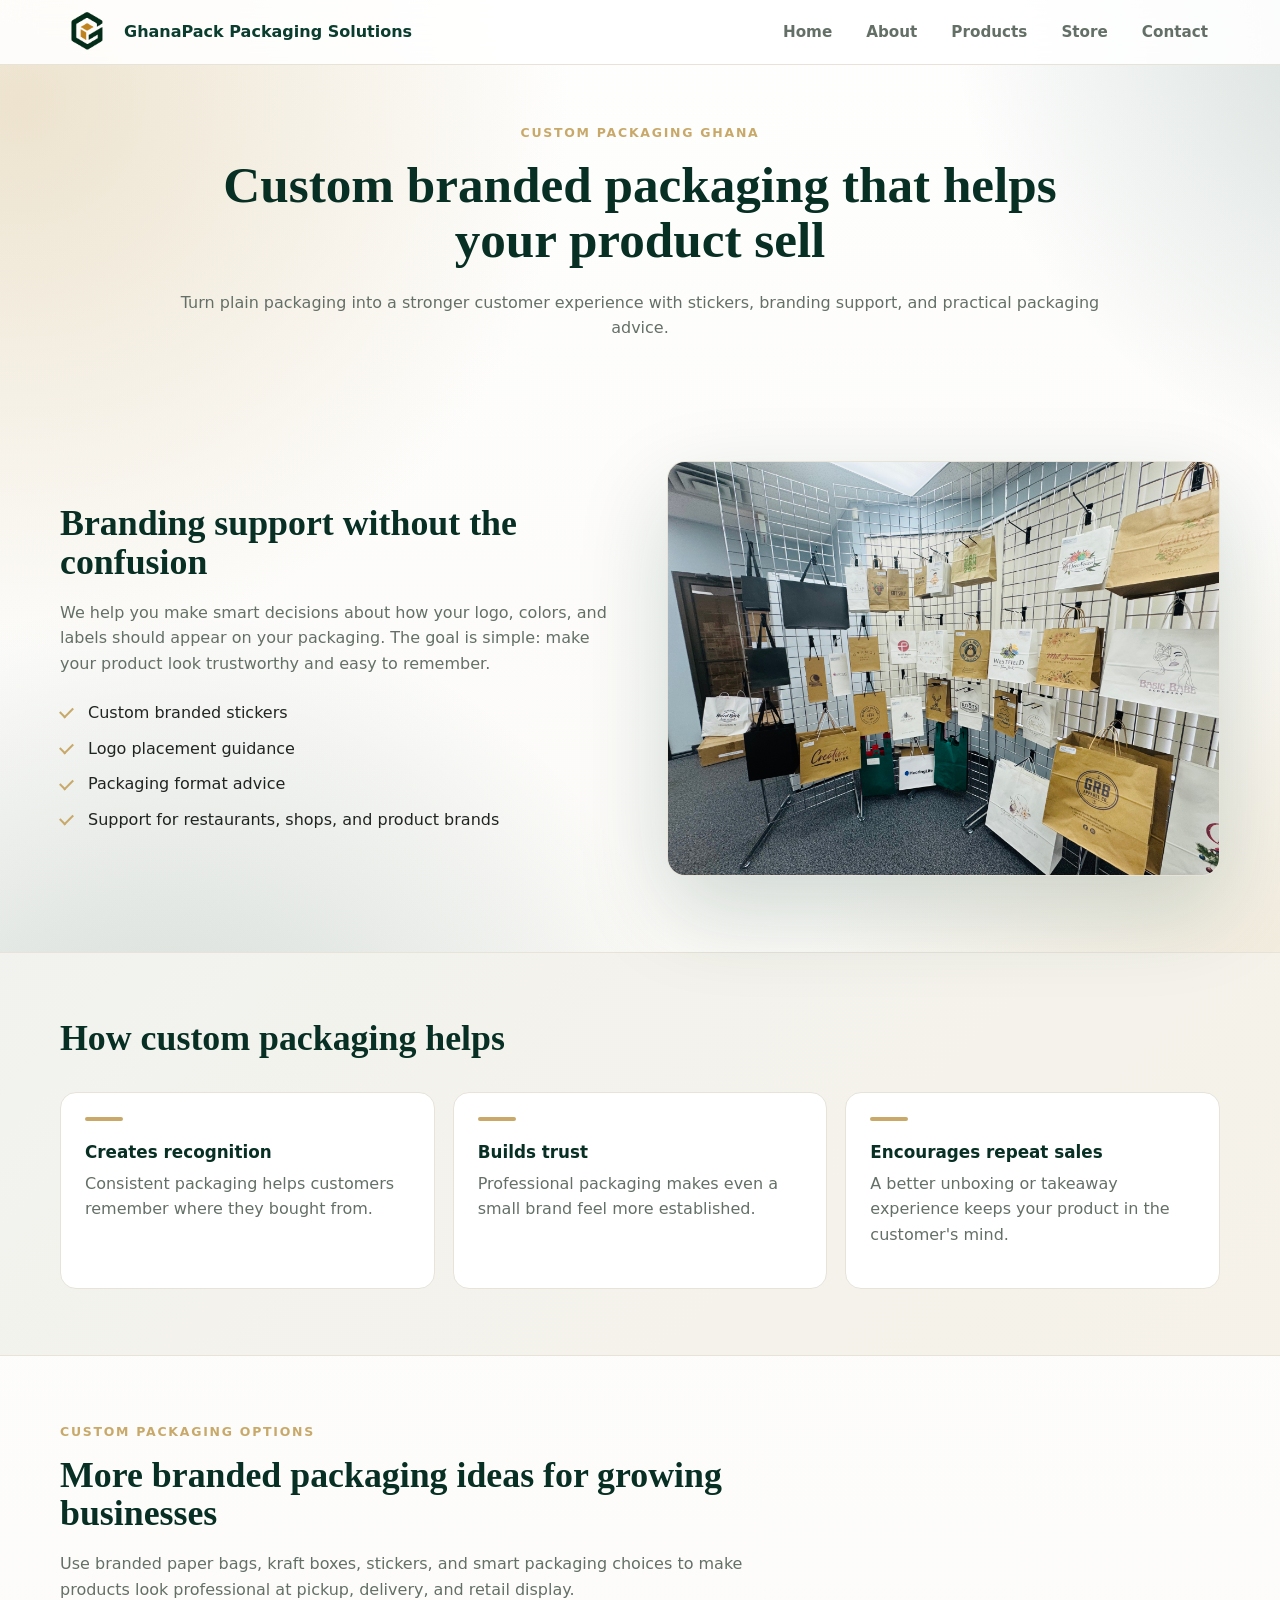
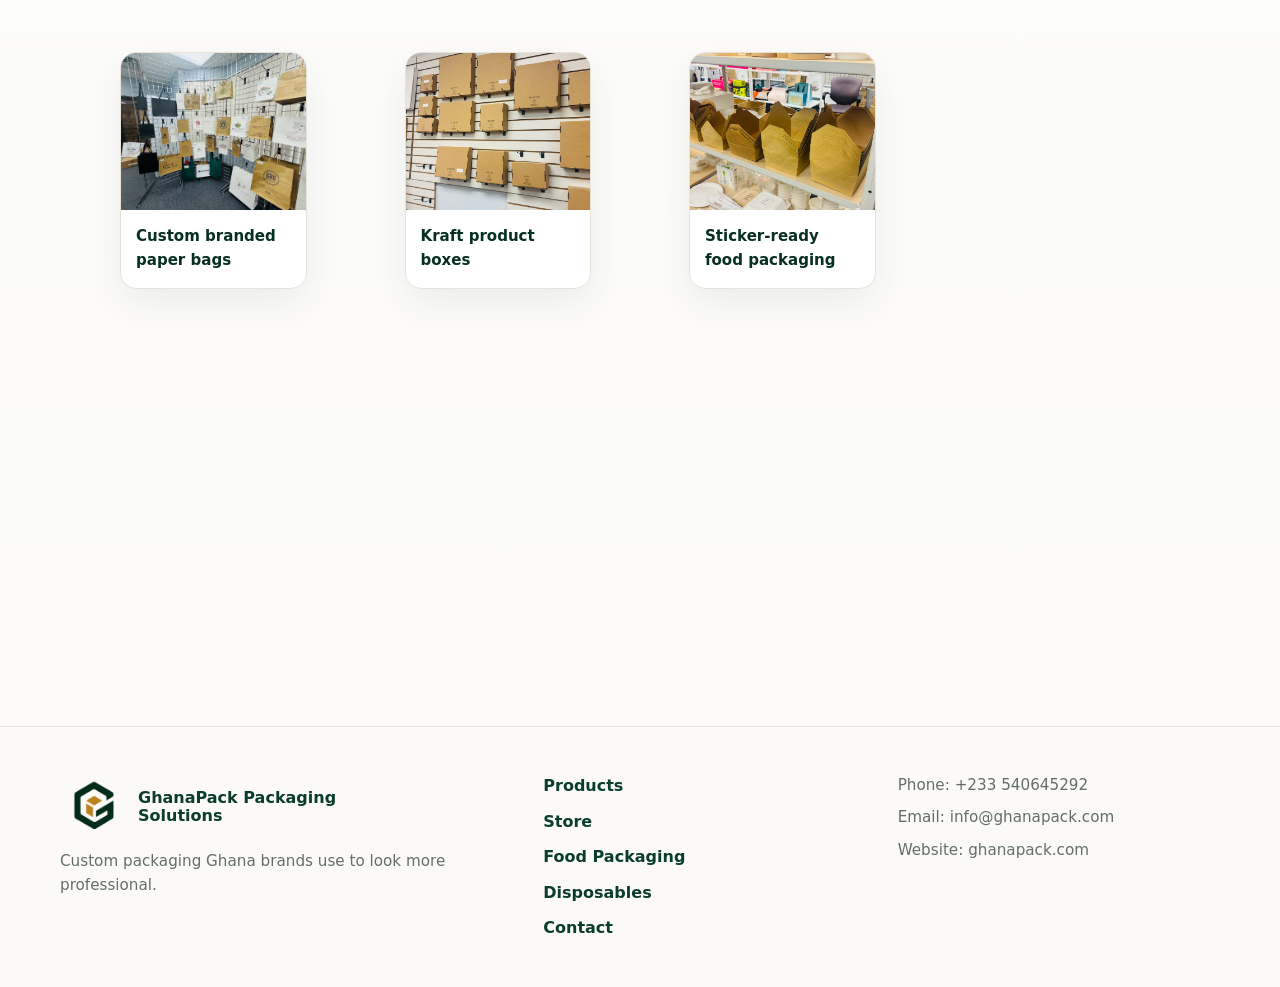
<file: custom-packaging.html>
<!DOCTYPE html>
<html lang="en">
<head>
  <meta charset="UTF-8">
  <meta name="viewport" content="width=device-width, initial-scale=1.0">
  <title>Custom Packaging Ghana | Branded Packaging and Sticker Design</title>
  <meta name="description" content="Create custom packaging Ghana customers remember with GhanaPack branding support, sticker design, packaging advice, and branded packaging solutions.">
  <link rel="canonical" href="https://www.ghanapack.com/custom-packaging.html">
  <meta property="og:type" content="website">
  <meta property="og:title" content="Custom Packaging Ghana | Branded Packaging and Sticker Design">
  <meta property="og:description" content="Custom branded packaging, sticker ideas, logo placement guidance, and packaging advice for growing brands.">
  <meta property="og:url" content="https://www.ghanapack.com/custom-packaging.html">
  <meta property="og:image" content="https://www.ghanapack.com/assets/images/store-optimized/custom-paper-bags-display.jpeg">
  <meta property="og:image:alt" content="Paper bags and custom packaging supplied by GhanaPack Packaging Solutions">
  <meta name="twitter:card" content="summary_large_image">
  <meta name="twitter:title" content="Custom Packaging Ghana | Branded Packaging and Sticker Design">
  <meta name="twitter:description" content="Custom branded packaging, sticker ideas, logo placement guidance, and packaging advice for growing brands.">
  <meta name="twitter:image" content="https://www.ghanapack.com/assets/images/store-optimized/custom-paper-bags-display.jpeg">
  <link rel="icon" href="/favicon.ico" sizes="any">
  <link rel="icon" type="image/png" sizes="512x512" href="/assets/images/faviconefinal.png">
  <link rel="apple-touch-icon" href="/assets/images/faviconefinal.png">
  <link rel="stylesheet" href="css/style.css">
</head>
<body>
  <header class="site-header">
    <a class="brand" href="index.html" aria-label="GhanaPack Packaging Solutions home"><img class="brand-logo" src="assets/images/logo-transparent.png" alt="GhanaPack Packaging Solutions logo"><span class="brand-text">GhanaPack Packaging Solutions</span></a>
    <button class="nav-toggle" type="button" aria-label="Open navigation" aria-expanded="false">Menu</button>
    <nav class="site-nav" aria-label="Primary navigation"><a href="index.html">Home</a><a href="about.html">About</a><a href="products.html">Products</a>
      <a href="store.html">Store</a><a href="contact.html">Contact</a></nav>
  </header>
  <main>
    <section class="page-hero">
      <p class="eyebrow">Custom packaging Ghana</p>
      <h1>Custom branded packaging that helps your product sell</h1>
      <p>Turn plain packaging into a stronger customer experience with stickers, branding support, and practical packaging advice.</p>
    </section>
    <section class="split-section">
      <div>
        <h2>Branding support without the confusion</h2>
        <p>We help you make smart decisions about how your logo, colors, and labels should appear on your packaging. The goal is simple: make your product look trustworthy and easy to remember.</p>
        <ul class="check-list">
          <li>Custom branded stickers</li>
          <li>Logo placement guidance</li>
          <li>Packaging format advice</li>
          <li>Support for restaurants, shops, and product brands</li>
        </ul>
      </div>
      <figure class="image-panel">
        <!-- IMAGE TO CHANGE: Replace src and data-swap-src with local product-only custom branded packaging photos. Avoid people, foreign dishes, and unrelated scenes. -->
        <img src="assets/images/store-optimized/custom-paper-bags-display.jpeg" data-swap-src="assets/images/store-optimized/kraft-boxes-wall-display.jpeg" alt="Custom packaging Ghana branded paper bags and kraft product boxes" loading="lazy">
      </figure>
    </section>
    <section class="section section-muted">
      <div class="section-heading"><h2>How custom packaging helps</h2></div>
      <div class="feature-grid three">
        <article class="feature"><h3>Creates recognition</h3><p>Consistent packaging helps customers remember where they bought from.</p></article>
        <article class="feature"><h3>Builds trust</h3><p>Professional packaging makes even a small brand feel more established.</p></article>
        <article class="feature"><h3>Encourages repeat sales</h3><p>A better unboxing or takeaway experience keeps your product in the customer's mind.</p></article>
      </div>
    </section>
    <section class="section">
      <div class="section-heading">
        <p class="eyebrow">Custom packaging options</p>
        <h2>More branded packaging ideas for growing businesses</h2>
        <p>Use branded paper bags, kraft boxes, stickers, and smart packaging choices to make products look professional at pickup, delivery, and retail display.</p>
      </div>
      <div class="product-gallery">
        <figure class="gallery-card">
          <!-- IMAGE TO CHANGE: Replace with a local product-only custom paper bag photo. -->
          <img src="assets/images/store-optimized/custom-paper-bags-display.jpeg" alt="Custom packaging Ghana branded paper bags for retail shops and product brands" loading="lazy">
          <figcaption>Custom branded paper bags</figcaption>
        </figure>
        <figure class="gallery-card">
          <!-- IMAGE TO CHANGE: Replace with a local product-only kraft box display photo. -->
          <img src="assets/images/store-optimized/kraft-boxes-wall-display.jpeg" alt="Custom kraft boxes Ghana for bakery retail food and branded packaging" loading="lazy">
          <figcaption>Kraft product boxes</figcaption>
        </figure>
        <figure class="gallery-card">
          <!-- IMAGE TO CHANGE: Replace with a local product-only food packaging photo for sticker branding. -->
          <img src="assets/images/store-optimized/kraft-takeaway-boxes-shelf.jpeg" alt="Sticker branding Ghana for takeaway food boxes and product packaging" loading="lazy">
          <figcaption>Sticker-ready food packaging</figcaption>
        </figure>
      </div>
    </section>
    <section class="cta-band"><div><p class="eyebrow">Build your brand</p><h2>We don't just make packaging look good - we help your product sell</h2></div><a class="button button-primary" href="contact.html">Start Custom Packaging</a></section>
  </main>
  <footer class="site-footer"><div><a class="footer-brand footer-brand-logo" href="index.html" aria-label="GhanaPack Packaging Solutions home"><img class="footer-logo" src="assets/images/logo-transparent.png" alt="GhanaPack Packaging Solutions logo"><span class="brand-text">GhanaPack Packaging Solutions</span></a><p>Custom packaging Ghana brands use to look more professional.</p></div><nav aria-label="Footer navigation"><a href="products.html">Products</a>
      <a href="store.html">Store</a><a href="food-packaging.html">Food Packaging</a><a href="disposables.html">Disposables</a><a href="contact.html">Contact</a></nav><div><p>Phone: +233 540645292</p><p>Email: info@ghanapack.com</p><p>Website: ghanapack.com</p></div></footer>
  <script src="js/main.js"></script>
</body>
</html>
</file>
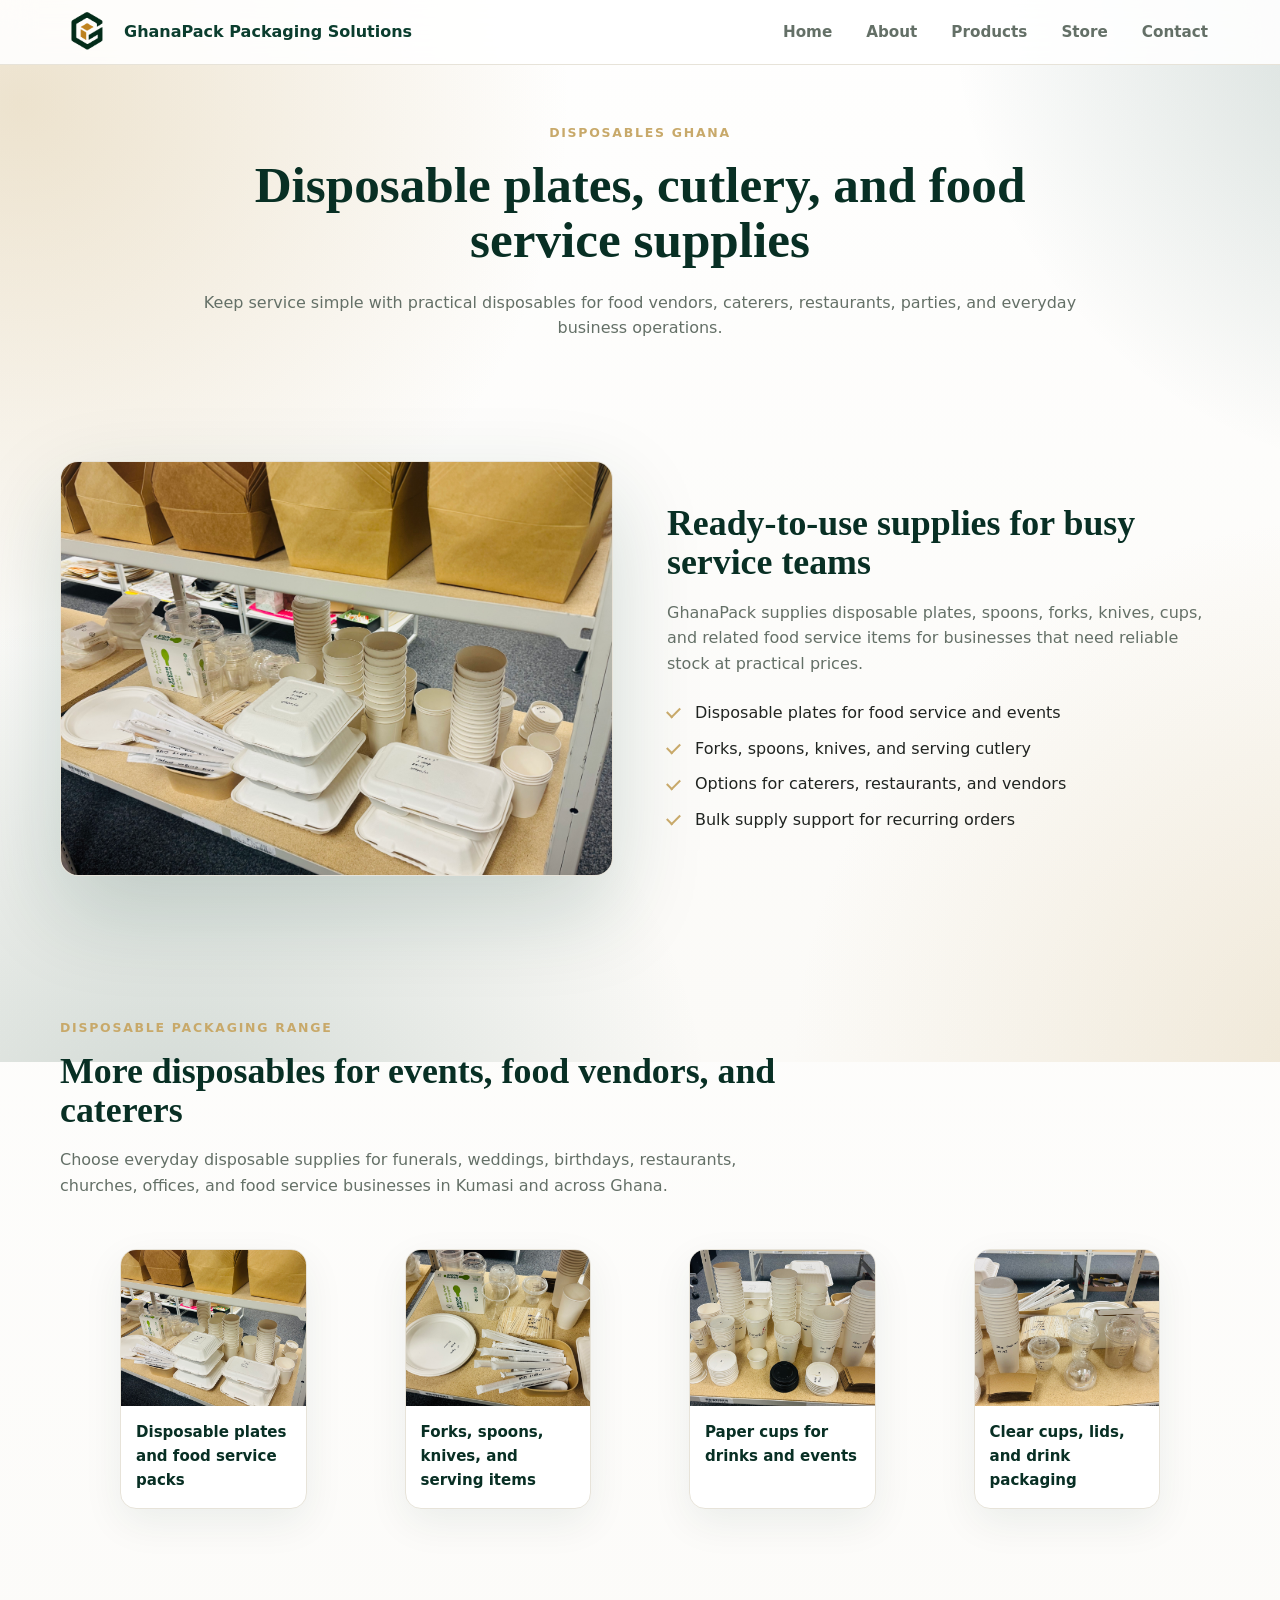
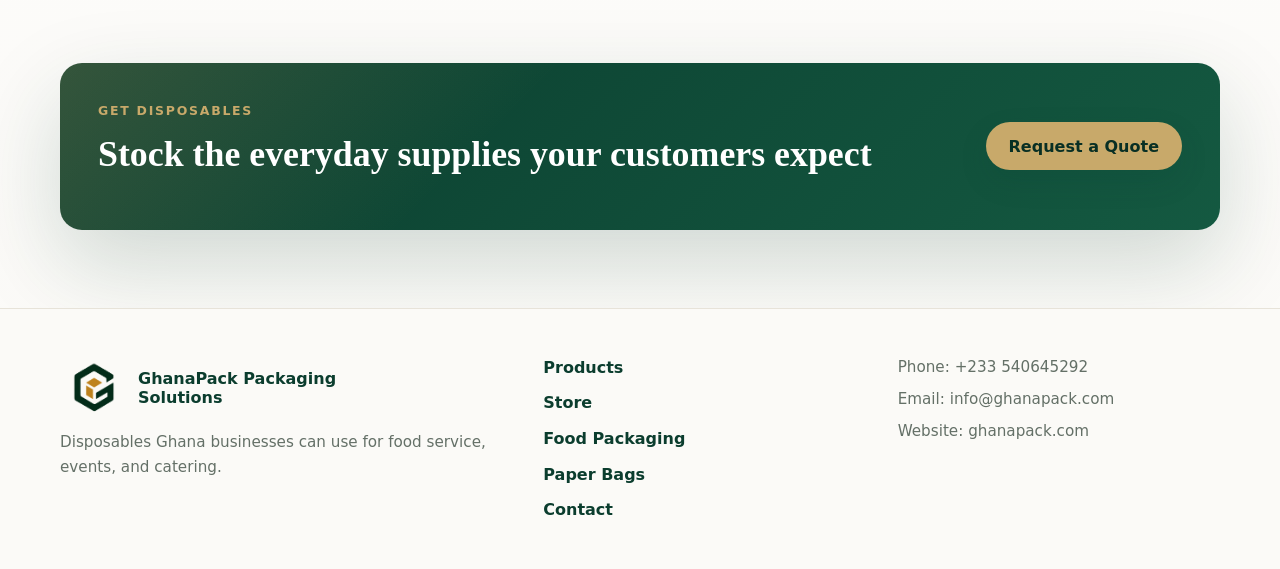
<file: disposables.html>
<!DOCTYPE html>
<html lang="en">
<head>
  <meta charset="UTF-8">
  <meta name="viewport" content="width=device-width, initial-scale=1.0">
  <title>Disposables Ghana | Plates, Cutlery, Cups, and Event Supplies</title>
  <meta name="description" content="Source disposables Ghana food vendors, caterers, restaurants, and event businesses need, including plates, forks, knives, spoons, cups, and food service supplies.">
  <link rel="canonical" href="https://www.ghanapack.com/disposables.html">
  <meta property="og:type" content="website">
  <meta property="og:title" content="Disposables Ghana | Plates, Cutlery, Cups, and Event Supplies">
  <meta property="og:description" content="Disposable plates, cutlery, cups, and event supplies for food vendors, caterers, restaurants, and parties.">
  <meta property="og:url" content="https://www.ghanapack.com/disposables.html">
  <meta property="og:image" content="https://www.ghanapack.com/assets/images/store-optimized/custom-paper-bags-display.jpeg">
  <meta property="og:image:alt" content="Paper bags and custom packaging supplied by GhanaPack Packaging Solutions">
  <meta name="twitter:card" content="summary_large_image">
  <meta name="twitter:title" content="Disposables Ghana | Plates, Cutlery, Cups, and Event Supplies">
  <meta name="twitter:description" content="Disposable plates, cutlery, cups, and event supplies for food vendors, caterers, restaurants, and parties.">
  <meta name="twitter:image" content="https://www.ghanapack.com/assets/images/store-optimized/custom-paper-bags-display.jpeg">
  <link rel="icon" href="/favicon.ico" sizes="any">
  <link rel="icon" type="image/png" sizes="512x512" href="/assets/images/faviconefinal.png">
  <link rel="apple-touch-icon" href="/assets/images/faviconefinal.png">
  <link rel="stylesheet" href="css/style.css">
</head>
<body>
  <header class="site-header">
    <a class="brand" href="index.html" aria-label="GhanaPack Packaging Solutions home"><img class="brand-logo" src="assets/images/logo-transparent.png" alt="GhanaPack Packaging Solutions logo"><span class="brand-text">GhanaPack Packaging Solutions</span></a>
    <button class="nav-toggle" type="button" aria-label="Open navigation" aria-expanded="false">Menu</button>
    <nav class="site-nav" aria-label="Primary navigation"><a href="index.html">Home</a><a href="about.html">About</a><a href="products.html">Products</a>
      <a href="store.html">Store</a><a href="contact.html">Contact</a></nav>
  </header>
  <main>
    <section class="page-hero">
      <p class="eyebrow">Disposables Ghana</p>
      <h1>Disposable plates, cutlery, and food service supplies</h1>
      <p>Keep service simple with practical disposables for food vendors, caterers, restaurants, parties, and everyday business operations.</p>
    </section>
    <section class="split-section">
      <figure class="image-panel">
        <!-- IMAGE TO CHANGE: Replace src and data-swap-src with local product-only disposables photos. Avoid people, foreign dishes, and unrelated scenes. -->
        <img src="assets/images/store-optimized/food-service-disposables.jpeg" data-swap-src="assets/images/store-optimized/cups-cutlery-disposables.jpeg" alt="Disposables Ghana plates forks knives spoons and food service supplies" loading="lazy">
      </figure>
      <div>
        <h2>Ready-to-use supplies for busy service teams</h2>
        <p>GhanaPack supplies disposable plates, spoons, forks, knives, cups, and related food service items for businesses that need reliable stock at practical prices.</p>
        <ul class="check-list">
          <li>Disposable plates for food service and events</li>
          <li>Forks, spoons, knives, and serving cutlery</li>
          <li>Options for caterers, restaurants, and vendors</li>
          <li>Bulk supply support for recurring orders</li>
        </ul>
      </div>
    </section>
    <section class="section">
      <div class="section-heading">
        <p class="eyebrow">Disposable packaging range</p>
        <h2>More disposables for events, food vendors, and caterers</h2>
        <p>Choose everyday disposable supplies for funerals, weddings, birthdays, restaurants, churches, offices, and food service businesses in Kumasi and across Ghana.</p>
      </div>
      <div class="product-gallery">
        <figure class="gallery-card">
          <!-- IMAGE TO CHANGE: Replace with a local product-only disposable plates and food service image. -->
          <img src="assets/images/store-optimized/food-service-disposables.jpeg" alt="Disposable plates Ghana for events funerals weddings and food service" loading="lazy">
          <figcaption>Disposable plates and food service packs</figcaption>
        </figure>
        <figure class="gallery-card">
          <!-- IMAGE TO CHANGE: Replace with a local product-only cups and cutlery image. -->
          <img src="assets/images/store-optimized/cups-cutlery-disposables.jpeg" alt="Disposable cutlery Ghana forks spoons knives and serving supplies" loading="lazy">
          <figcaption>Forks, spoons, knives, and serving items</figcaption>
        </figure>
        <figure class="gallery-card">
          <!-- IMAGE TO CHANGE: Replace with a local product-only paper cup image. -->
          <img src="assets/images/store-optimized/paper-cups-takeaway-boxes.jpeg" alt="Paper cups Ghana disposable cups for drinks events and vendors" loading="lazy">
          <figcaption>Paper cups for drinks and events</figcaption>
        </figure>
        <figure class="gallery-card">
          <!-- IMAGE TO CHANGE: Replace with a local product-only clear cups and lids image. -->
          <img src="assets/images/store-optimized/clear-cups-lids-cutlery.jpeg" alt="Clear plastic cups and lids Ghana for drinks juices and smoothies" loading="lazy">
          <figcaption>Clear cups, lids, and drink packaging</figcaption>
        </figure>
      </div>
    </section>
    <section class="cta-band"><div><p class="eyebrow">Get disposables</p><h2>Stock the everyday supplies your customers expect</h2></div><a class="button button-primary" href="contact.html">Request a Quote</a></section>
  </main>
  <footer class="site-footer"><div><a class="footer-brand footer-brand-logo" href="index.html" aria-label="GhanaPack Packaging Solutions home"><img class="footer-logo" src="assets/images/logo-transparent.png" alt="GhanaPack Packaging Solutions logo"><span class="brand-text">GhanaPack Packaging Solutions</span></a><p>Disposables Ghana businesses can use for food service, events, and catering.</p></div><nav aria-label="Footer navigation"><a href="products.html">Products</a>
      <a href="store.html">Store</a><a href="food-packaging.html">Food Packaging</a><a href="paper-bags.html">Paper Bags</a><a href="contact.html">Contact</a></nav><div><p>Phone: +233 540645292</p><p>Email: info@ghanapack.com</p><p>Website: ghanapack.com</p></div></footer>
  <script src="js/main.js"></script>
</body>
</html>
</file>
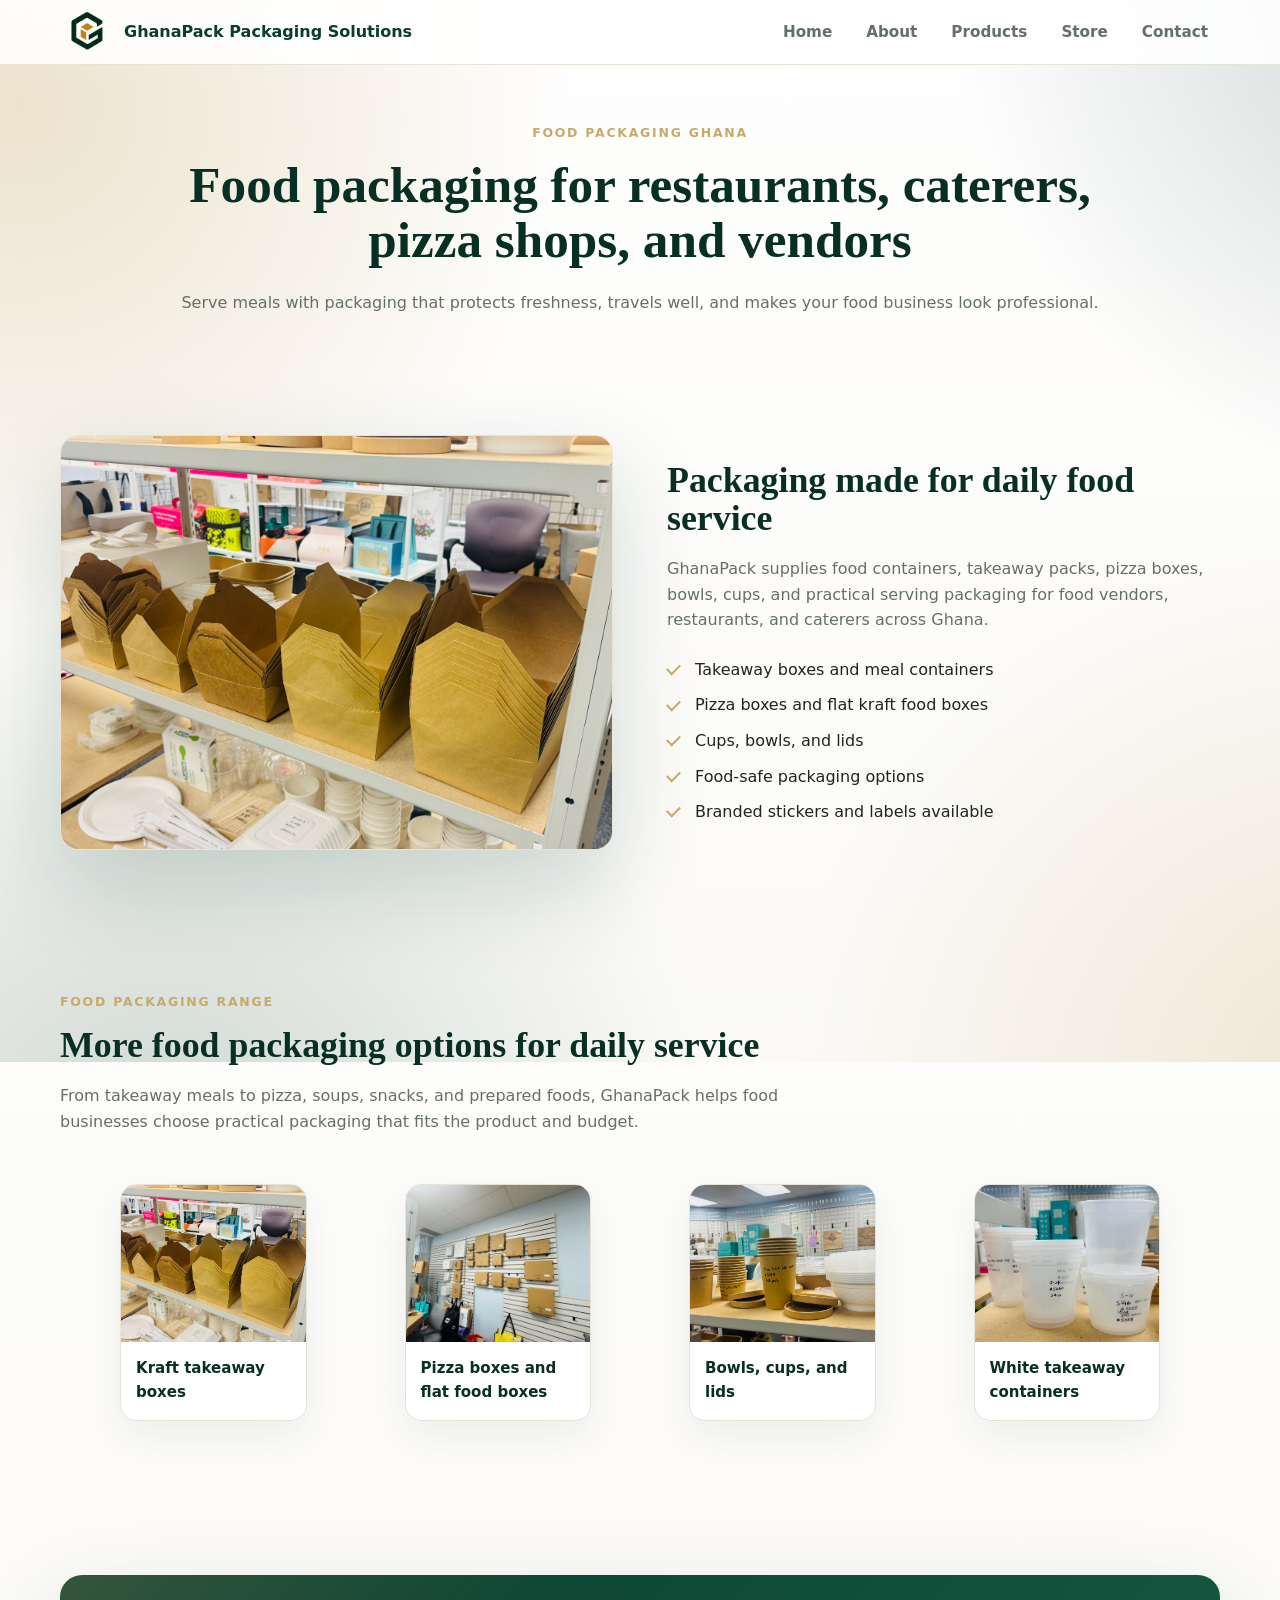
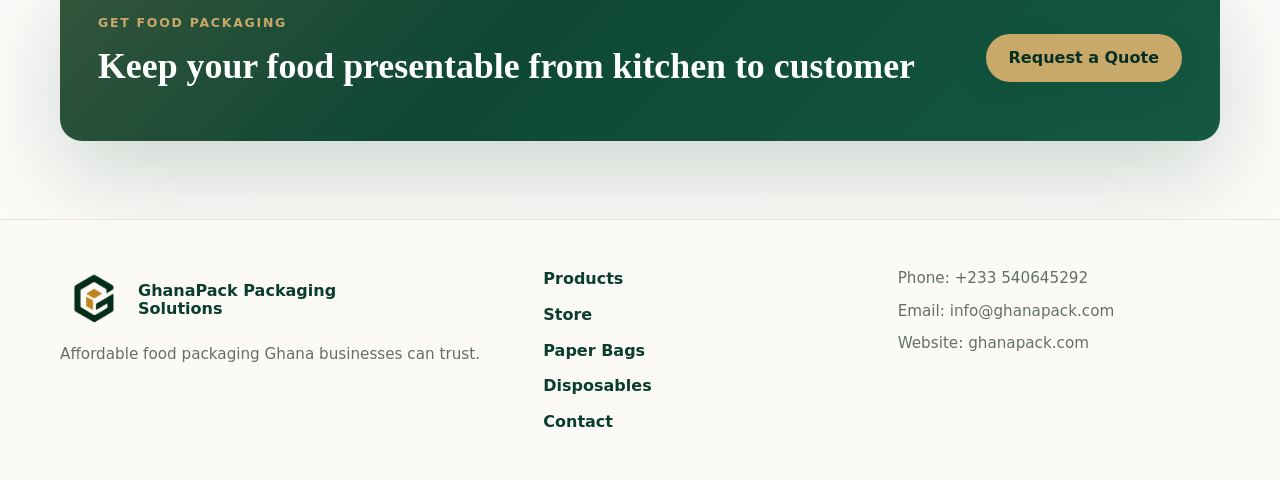
<file: food-packaging.html>
<!DOCTYPE html>
<html lang="en">
<head>
  <meta charset="UTF-8">
  <meta name="viewport" content="width=device-width, initial-scale=1.0">
  <title>Food Packaging Ghana | Takeaway Containers, Pizza Boxes, and Restaurant Packaging</title>
  <meta name="description" content="GhanaPack supplies affordable food packaging Ghana businesses can rely on, including takeaway containers, bowls, cups, pizza boxes, and packaging for restaurants and food vendors.">
  <link rel="canonical" href="https://www.ghanapack.com/food-packaging.html">
  <meta property="og:type" content="website">
  <meta property="og:title" content="Food Packaging Ghana | Takeaway Containers, Pizza Boxes, and Restaurant Packaging">
  <meta property="og:description" content="Affordable food packaging for restaurants, caterers, food vendors, pizza shops, and takeaway businesses in Kumasi and Ghana.">
  <meta property="og:url" content="https://www.ghanapack.com/food-packaging.html">
  <meta property="og:image" content="https://www.ghanapack.com/assets/images/store-optimized/custom-paper-bags-display.jpeg">
  <meta property="og:image:alt" content="Paper bags and custom packaging supplied by GhanaPack Packaging Solutions">
  <meta name="twitter:card" content="summary_large_image">
  <meta name="twitter:title" content="Food Packaging Ghana | Takeaway Containers, Pizza Boxes, and Restaurant Packaging">
  <meta name="twitter:description" content="Affordable food packaging for restaurants, caterers, food vendors, pizza shops, and takeaway businesses in Kumasi and Ghana.">
  <meta name="twitter:image" content="https://www.ghanapack.com/assets/images/store-optimized/custom-paper-bags-display.jpeg">
  <link rel="icon" href="/favicon.ico" sizes="any">
  <link rel="icon" type="image/png" sizes="512x512" href="/assets/images/faviconefinal.png">
  <link rel="apple-touch-icon" href="/assets/images/faviconefinal.png">
  <link rel="stylesheet" href="css/style.css">
</head>
<body>
  <header class="site-header">
    <a class="brand" href="index.html" aria-label="GhanaPack Packaging Solutions home"><img class="brand-logo" src="assets/images/logo-transparent.png" alt="GhanaPack Packaging Solutions logo"><span class="brand-text">GhanaPack Packaging Solutions</span></a>
    <button class="nav-toggle" type="button" aria-label="Open navigation" aria-expanded="false">Menu</button>
    <nav class="site-nav" aria-label="Primary navigation"><a href="index.html">Home</a><a href="about.html">About</a><a href="products.html">Products</a>
      <a href="store.html">Store</a><a href="contact.html">Contact</a></nav>
  </header>
  <main>
    <section class="page-hero">
      <p class="eyebrow">Food packaging Ghana</p>
      <h1>Food packaging for restaurants, caterers, pizza shops, and vendors</h1>
      <p>Serve meals with packaging that protects freshness, travels well, and makes your food business look professional.</p>
    </section>
    <section class="split-section">
      <figure class="image-panel">
        <!-- IMAGE TO CHANGE: Replace src and data-swap-src with local product-only food packaging photos. Avoid foreign dishes or non-local food scenes. -->
        <img src="assets/images/store-optimized/kraft-takeaway-boxes-shelf.jpeg" data-swap-src="assets/images/store-optimized/clear-plastic-food-packs-shelf.jpeg" alt="Food packaging Ghana paper bowls, boxes, and takeaway containers for Ghanaian food businesses" loading="lazy">
      </figure>
      <div>
        <h2>Packaging made for daily food service</h2>
        <p>GhanaPack supplies food containers, takeaway packs, pizza boxes, bowls, cups, and practical serving packaging for food vendors, restaurants, and caterers across Ghana.</p>
        <ul class="check-list">
          <li>Takeaway boxes and meal containers</li>
          <li>Pizza boxes and flat kraft food boxes</li>
          <li>Cups, bowls, and lids</li>
          <li>Food-safe packaging options</li>
          <li>Branded stickers and labels available</li>
        </ul>
      </div>
    </section>
    <section class="section">
      <div class="section-heading">
        <p class="eyebrow">Food packaging range</p>
        <h2>More food packaging options for daily service</h2>
        <p>From takeaway meals to pizza, soups, snacks, and prepared foods, GhanaPack helps food businesses choose practical packaging that fits the product and budget.</p>
      </div>
      <div class="product-gallery">
        <figure class="gallery-card">
          <!-- IMAGE TO CHANGE: Replace with a local product-only takeaway packaging photo. -->
          <img src="assets/images/store-optimized/kraft-takeaway-boxes-shelf.jpeg" alt="Food packaging Ghana kraft takeaway boxes for restaurants and caterers" loading="lazy">
          <figcaption>Kraft takeaway boxes</figcaption>
        </figure>
        <figure class="gallery-card">
          <!-- IMAGE TO CHANGE: Replace with a local product-only pizza box photo. -->
          <img src="assets/images/store-optimized/pizza-boxes-display.jpeg" alt="Pizza boxes Ghana kraft pizza packaging for restaurants and food brands" loading="lazy">
          <figcaption>Pizza boxes and flat food boxes</figcaption>
        </figure>
        <figure class="gallery-card">
          <!-- IMAGE TO CHANGE: Replace with a local product-only bowls and cups photo. -->
          <img src="assets/images/store-optimized/soup-cups-bowls.jpeg" alt="Food bowls Ghana paper cups bowls and lids for takeaway meals" loading="lazy">
          <figcaption>Bowls, cups, and lids</figcaption>
        </figure>
        <figure class="gallery-card">
          <!-- IMAGE TO CHANGE: Replace with a local product-only white food container photo. -->
          <img src="assets/images/store-optimized/white-food-containers.jpeg" alt="White takeaway containers Ghana for catering restaurants and food vendors" loading="lazy">
          <figcaption>White takeaway containers</figcaption>
        </figure>
      </div>
    </section>
    <section class="cta-band"><div><p class="eyebrow">Get food packaging</p><h2>Keep your food presentable from kitchen to customer</h2></div><a class="button button-primary" href="contact.html">Request a Quote</a></section>
  </main>
  <footer class="site-footer"><div><a class="footer-brand footer-brand-logo" href="index.html" aria-label="GhanaPack Packaging Solutions home"><img class="footer-logo" src="assets/images/logo-transparent.png" alt="GhanaPack Packaging Solutions logo"><span class="brand-text">GhanaPack Packaging Solutions</span></a><p>Affordable food packaging Ghana businesses can trust.</p></div><nav aria-label="Footer navigation"><a href="products.html">Products</a>
      <a href="store.html">Store</a><a href="paper-bags.html">Paper Bags</a><a href="disposables.html">Disposables</a><a href="contact.html">Contact</a></nav><div><p>Phone: +233 540645292</p><p>Email: info@ghanapack.com</p><p>Website: ghanapack.com</p></div></footer>
  <script src="js/main.js"></script>
</body>
</html>
</file>
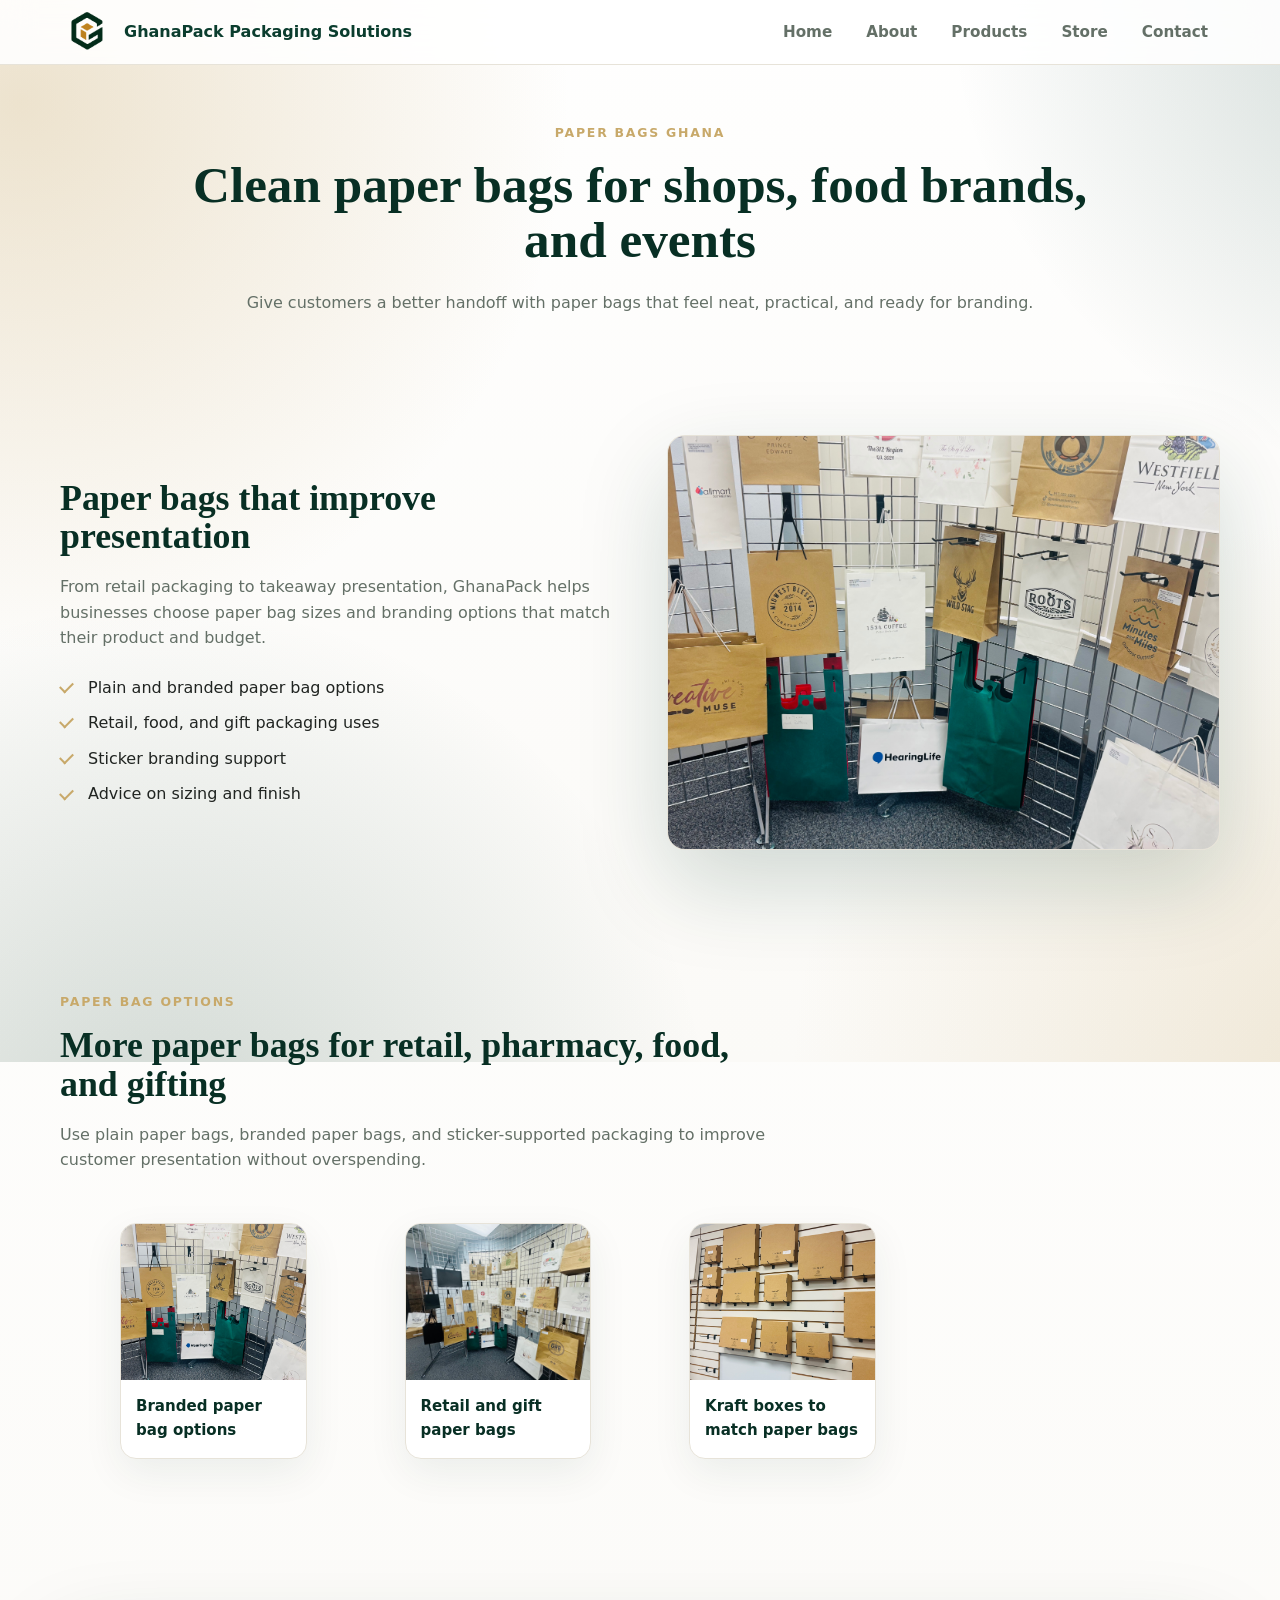
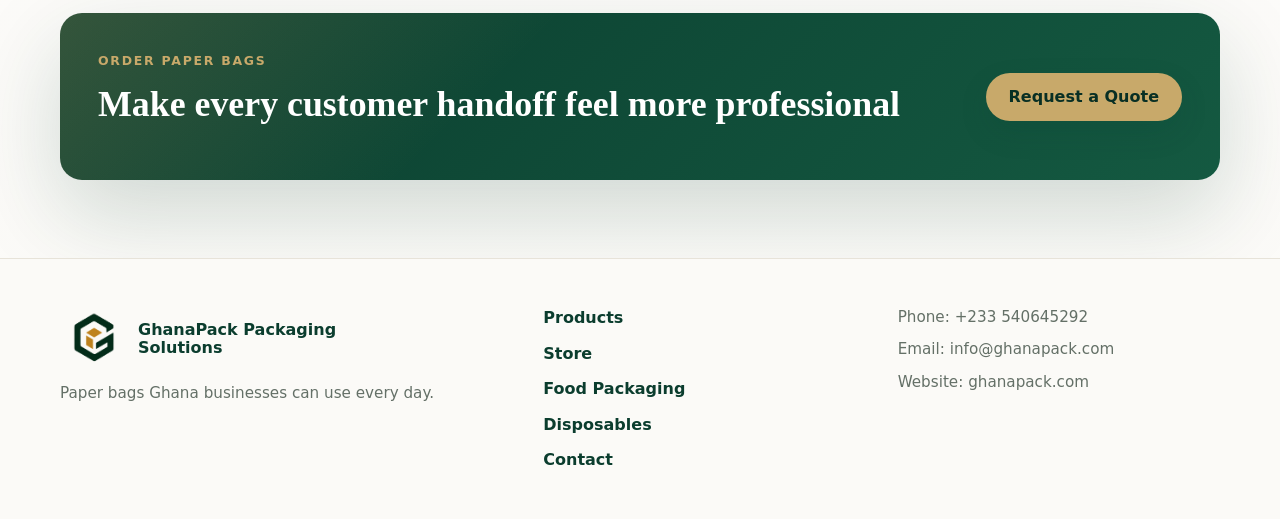
<file: paper-bags.html>
<!DOCTYPE html>
<html lang="en">
<head>
  <meta charset="UTF-8">
  <meta name="viewport" content="width=device-width, initial-scale=1.0">
  <title>Paper Bags Ghana | Retail and Branded Paper Bags</title>
  <meta name="description" content="Shop paper bags Ghana businesses use for retail, food, events, and custom branded packaging. Affordable options from GhanaPack Packaging Solutions.">
  <link rel="canonical" href="https://www.ghanapack.com/paper-bags.html">
  <meta property="og:type" content="website">
  <meta property="og:title" content="Paper Bags Ghana | Retail and Branded Paper Bags">
  <meta property="og:description" content="Paper bags for retail shops, food businesses, events, and branded customer orders in Kumasi and Ghana.">
  <meta property="og:url" content="https://www.ghanapack.com/paper-bags.html">
  <meta property="og:image" content="https://www.ghanapack.com/assets/images/store-optimized/custom-paper-bags-display.jpeg">
  <meta property="og:image:alt" content="Paper bags and custom packaging supplied by GhanaPack Packaging Solutions">
  <meta name="twitter:card" content="summary_large_image">
  <meta name="twitter:title" content="Paper Bags Ghana | Retail and Branded Paper Bags">
  <meta name="twitter:description" content="Paper bags for retail shops, food businesses, events, and branded customer orders in Kumasi and Ghana.">
  <meta name="twitter:image" content="https://www.ghanapack.com/assets/images/store-optimized/custom-paper-bags-display.jpeg">
  <link rel="icon" href="/favicon.ico" sizes="any">
  <link rel="icon" type="image/png" sizes="512x512" href="/assets/images/faviconefinal.png">
  <link rel="apple-touch-icon" href="/assets/images/faviconefinal.png">
  <link rel="stylesheet" href="css/style.css">
</head>
<body>
  <header class="site-header">
    <a class="brand" href="index.html" aria-label="GhanaPack Packaging Solutions home"><img class="brand-logo" src="assets/images/logo-transparent.png" alt="GhanaPack Packaging Solutions logo"><span class="brand-text">GhanaPack Packaging Solutions</span></a>
    <button class="nav-toggle" type="button" aria-label="Open navigation" aria-expanded="false">Menu</button>
    <nav class="site-nav" aria-label="Primary navigation"><a href="index.html">Home</a><a href="about.html">About</a><a href="products.html">Products</a>
      <a href="store.html">Store</a><a href="contact.html">Contact</a></nav>
  </header>
  <main>
    <section class="page-hero">
      <p class="eyebrow">Paper bags Ghana</p>
      <h1>Clean paper bags for shops, food brands, and events</h1>
      <p>Give customers a better handoff with paper bags that feel neat, practical, and ready for branding.</p>
    </section>
    <section class="split-section">
      <div>
        <h2>Paper bags that improve presentation</h2>
        <p>From retail packaging to takeaway presentation, GhanaPack helps businesses choose paper bag sizes and branding options that match their product and budget.</p>
        <ul class="check-list">
          <li>Plain and branded paper bag options</li>
          <li>Retail, food, and gift packaging uses</li>
          <li>Sticker branding support</li>
          <li>Advice on sizing and finish</li>
        </ul>
      </div>
      <figure class="image-panel">
        <!-- IMAGE TO CHANGE: Replace src and data-swap-src with local product-only paper bag photos. Avoid people and foreign food scenes. -->
        <img src="assets/images/store-optimized/branded-paper-bags-rack.jpeg" data-swap-src="assets/images/store-optimized/branded-paper-bags-rack.jpeg" alt="Paper bags Ghana kraft packaging and branded paper bag options for retail shops and food brands" loading="lazy">
      </figure>
    </section>
    <section class="section">
      <div class="section-heading">
        <p class="eyebrow">Paper bag options</p>
        <h2>More paper bags for retail, pharmacy, food, and gifting</h2>
        <p>Use plain paper bags, branded paper bags, and sticker-supported packaging to improve customer presentation without overspending.</p>
      </div>
      <div class="product-gallery">
        <figure class="gallery-card">
          <!-- IMAGE TO CHANGE: Replace with a local product-only paper bag display photo. -->
          <img src="assets/images/store-optimized/branded-paper-bags-rack.jpeg" alt="Paper bags Ghana branded kraft and white paper bags for shops" loading="lazy">
          <figcaption>Branded paper bag options</figcaption>
        </figure>
        <figure class="gallery-card">
          <!-- IMAGE TO CHANGE: Replace with a local product-only custom paper bag photo. -->
          <img src="assets/images/store-optimized/custom-paper-bags-display.jpeg" alt="Custom paper bags Ghana for retail brands pharmacies and gift packaging" loading="lazy">
          <figcaption>Retail and gift paper bags</figcaption>
        </figure>
        <figure class="gallery-card">
          <!-- IMAGE TO CHANGE: Replace with a local product-only kraft product box photo. -->
          <img src="assets/images/store-optimized/kraft-boxes-wall-display.jpeg" alt="Kraft product boxes Ghana for retail and branded packaging" loading="lazy">
          <figcaption>Kraft boxes to match paper bags</figcaption>
        </figure>
      </div>
    </section>
    <section class="cta-band"><div><p class="eyebrow">Order paper bags</p><h2>Make every customer handoff feel more professional</h2></div><a class="button button-primary" href="contact.html">Request a Quote</a></section>
  </main>
  <footer class="site-footer"><div><a class="footer-brand footer-brand-logo" href="index.html" aria-label="GhanaPack Packaging Solutions home"><img class="footer-logo" src="assets/images/logo-transparent.png" alt="GhanaPack Packaging Solutions logo"><span class="brand-text">GhanaPack Packaging Solutions</span></a><p>Paper bags Ghana businesses can use every day.</p></div><nav aria-label="Footer navigation"><a href="products.html">Products</a>
      <a href="store.html">Store</a><a href="food-packaging.html">Food Packaging</a><a href="disposables.html">Disposables</a><a href="contact.html">Contact</a></nav><div><p>Phone: +233 540645292</p><p>Email: info@ghanapack.com</p><p>Website: ghanapack.com</p></div></footer>
  <script src="js/main.js"></script>
</body>
</html>
</file>
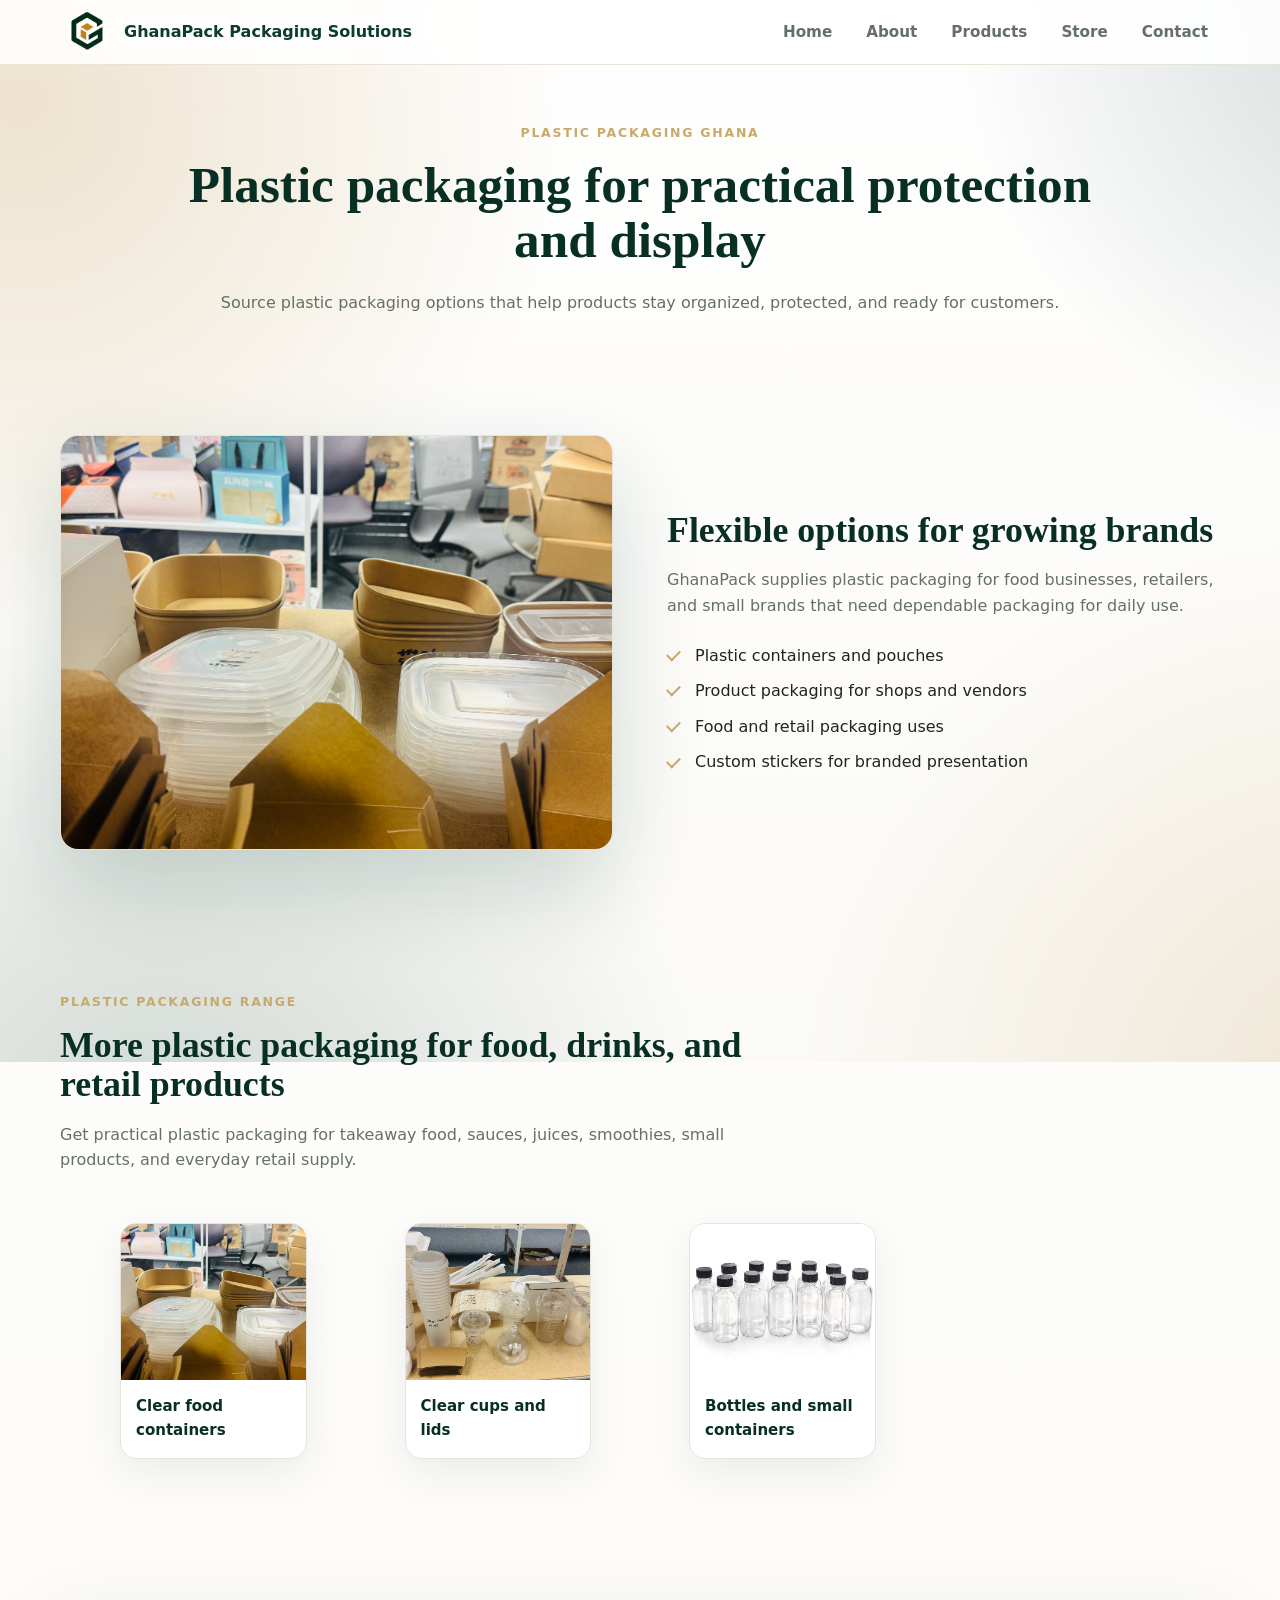
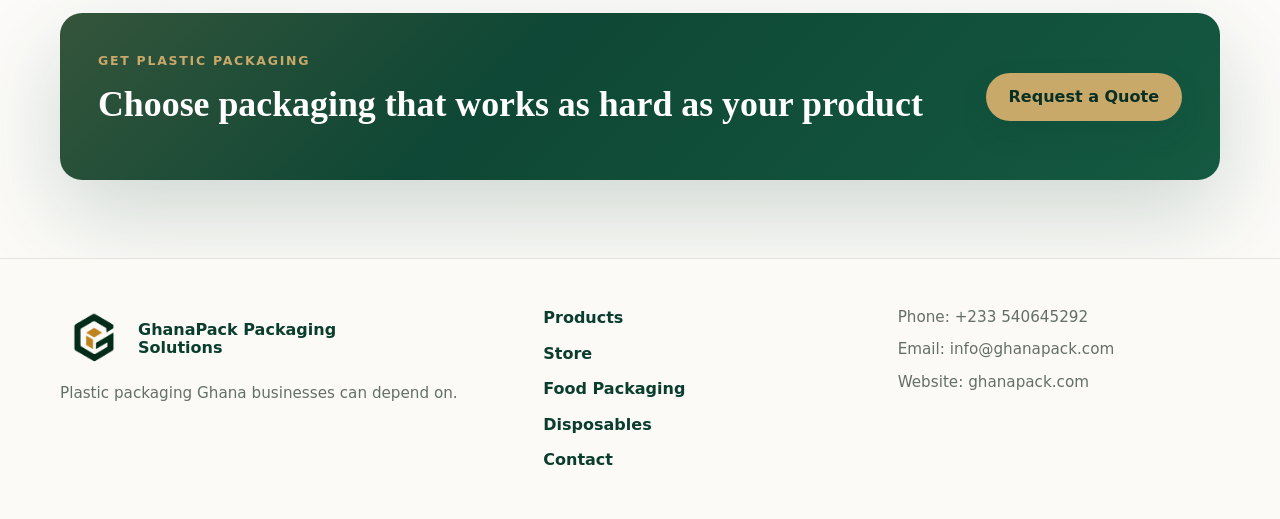
<file: plastic-packaging.html>
<!DOCTYPE html>
<html lang="en">
<head>
  <meta charset="UTF-8">
  <meta name="viewport" content="width=device-width, initial-scale=1.0">
  <title>Plastic Packaging Ghana | Pouches, Containers, and Product Packaging</title>
  <meta name="description" content="Find plastic packaging Ghana businesses need for food, retail, storage, and product presentation through GhanaPack Packaging Solutions.">
  <link rel="canonical" href="https://www.ghanapack.com/plastic-packaging.html">
  <meta property="og:type" content="website">
  <meta property="og:title" content="Plastic Packaging Ghana | Containers and Product Packaging">
  <meta property="og:description" content="Plastic packaging options for food businesses, retail, storage, and product presentation in Kumasi and Ghana.">
  <meta property="og:url" content="https://www.ghanapack.com/plastic-packaging.html">
  <meta property="og:image" content="https://www.ghanapack.com/assets/images/store-optimized/custom-paper-bags-display.jpeg">
  <meta property="og:image:alt" content="Paper bags and custom packaging supplied by GhanaPack Packaging Solutions">
  <meta name="twitter:card" content="summary_large_image">
  <meta name="twitter:title" content="Plastic Packaging Ghana | Containers and Product Packaging">
  <meta name="twitter:description" content="Plastic packaging options for food businesses, retail, storage, and product presentation in Kumasi and Ghana.">
  <meta name="twitter:image" content="https://www.ghanapack.com/assets/images/store-optimized/custom-paper-bags-display.jpeg">
  <link rel="icon" href="/favicon.ico" sizes="any">
  <link rel="icon" type="image/png" sizes="512x512" href="/assets/images/faviconefinal.png">
  <link rel="apple-touch-icon" href="/assets/images/faviconefinal.png">
  <link rel="stylesheet" href="css/style.css">
</head>
<body>
  <header class="site-header">
    <a class="brand" href="index.html" aria-label="GhanaPack Packaging Solutions home"><img class="brand-logo" src="assets/images/logo-transparent.png" alt="GhanaPack Packaging Solutions logo"><span class="brand-text">GhanaPack Packaging Solutions</span></a>
    <button class="nav-toggle" type="button" aria-label="Open navigation" aria-expanded="false">Menu</button>
    <nav class="site-nav" aria-label="Primary navigation"><a href="index.html">Home</a><a href="about.html">About</a><a href="products.html">Products</a>
      <a href="store.html">Store</a><a href="contact.html">Contact</a></nav>
  </header>
  <main>
    <section class="page-hero">
      <p class="eyebrow">Plastic packaging Ghana</p>
      <h1>Plastic packaging for practical protection and display</h1>
      <p>Source plastic packaging options that help products stay organized, protected, and ready for customers.</p>
    </section>
    <section class="split-section">
      <figure class="image-panel">
        <!-- IMAGE TO CHANGE: Replace src and data-swap-src with local product-only plastic packaging photos. Avoid people, foreign dishes, and unrelated scenes. -->
        <img src="assets/images/store-optimized/clear-plastic-food-packs-shelf.jpeg" data-swap-src="assets/images/smalltransbottles.jpeg" alt="Plastic packaging Ghana food containers with clear lids for businesses" loading="lazy">
      </figure>
      <div>
        <h2>Flexible options for growing brands</h2>
        <p>GhanaPack supplies plastic packaging for food businesses, retailers, and small brands that need dependable packaging for daily use.</p>
        <ul class="check-list">
          <li>Plastic containers and pouches</li>
          <li>Product packaging for shops and vendors</li>
          <li>Food and retail packaging uses</li>
          <li>Custom stickers for branded presentation</li>
        </ul>
      </div>
    </section>
    <section class="section">
      <div class="section-heading">
        <p class="eyebrow">Plastic packaging range</p>
        <h2>More plastic packaging for food, drinks, and retail products</h2>
        <p>Get practical plastic packaging for takeaway food, sauces, juices, smoothies, small products, and everyday retail supply.</p>
      </div>
      <div class="product-gallery">
        <figure class="gallery-card">
          <!-- IMAGE TO CHANGE: Replace with a local product-only clear food container photo. -->
          <img src="assets/images/store-optimized/clear-plastic-food-packs-shelf.jpeg" alt="Plastic food containers Ghana clear packaging for takeaway meals" loading="lazy">
          <figcaption>Clear food containers</figcaption>
        </figure>
        <figure class="gallery-card">
          <!-- IMAGE TO CHANGE: Replace with a local product-only clear cups and lids photo. -->
          <img src="assets/images/store-optimized/clear-cups-lids-cutlery.jpeg" alt="Clear plastic cups and lids Ghana for juices smoothies and drinks" loading="lazy">
          <figcaption>Clear cups and lids</figcaption>
        </figure>
        <figure class="gallery-card">
          <!-- IMAGE TO CHANGE: Replace with a local product-only bottle photo. -->
          <img src="assets/images/smalltransbottles.jpeg" alt="Plastic bottles Ghana for drinks sauces and startup product packaging" loading="lazy">
          <figcaption>Bottles and small containers</figcaption>
        </figure>
      </div>
    </section>
    <section class="cta-band"><div><p class="eyebrow">Get plastic packaging</p><h2>Choose packaging that works as hard as your product</h2></div><a class="button button-primary" href="contact.html">Request a Quote</a></section>
  </main>
  <footer class="site-footer"><div><a class="footer-brand footer-brand-logo" href="index.html" aria-label="GhanaPack Packaging Solutions home"><img class="footer-logo" src="assets/images/logo-transparent.png" alt="GhanaPack Packaging Solutions logo"><span class="brand-text">GhanaPack Packaging Solutions</span></a><p>Plastic packaging Ghana businesses can depend on.</p></div><nav aria-label="Footer navigation"><a href="products.html">Products</a>
      <a href="store.html">Store</a><a href="food-packaging.html">Food Packaging</a><a href="disposables.html">Disposables</a><a href="contact.html">Contact</a></nav><div><p>Phone: +233 540645292</p><p>Email: info@ghanapack.com</p><p>Website: ghanapack.com</p></div></footer>
  <script src="js/main.js"></script>
</body>
</html>
</file>
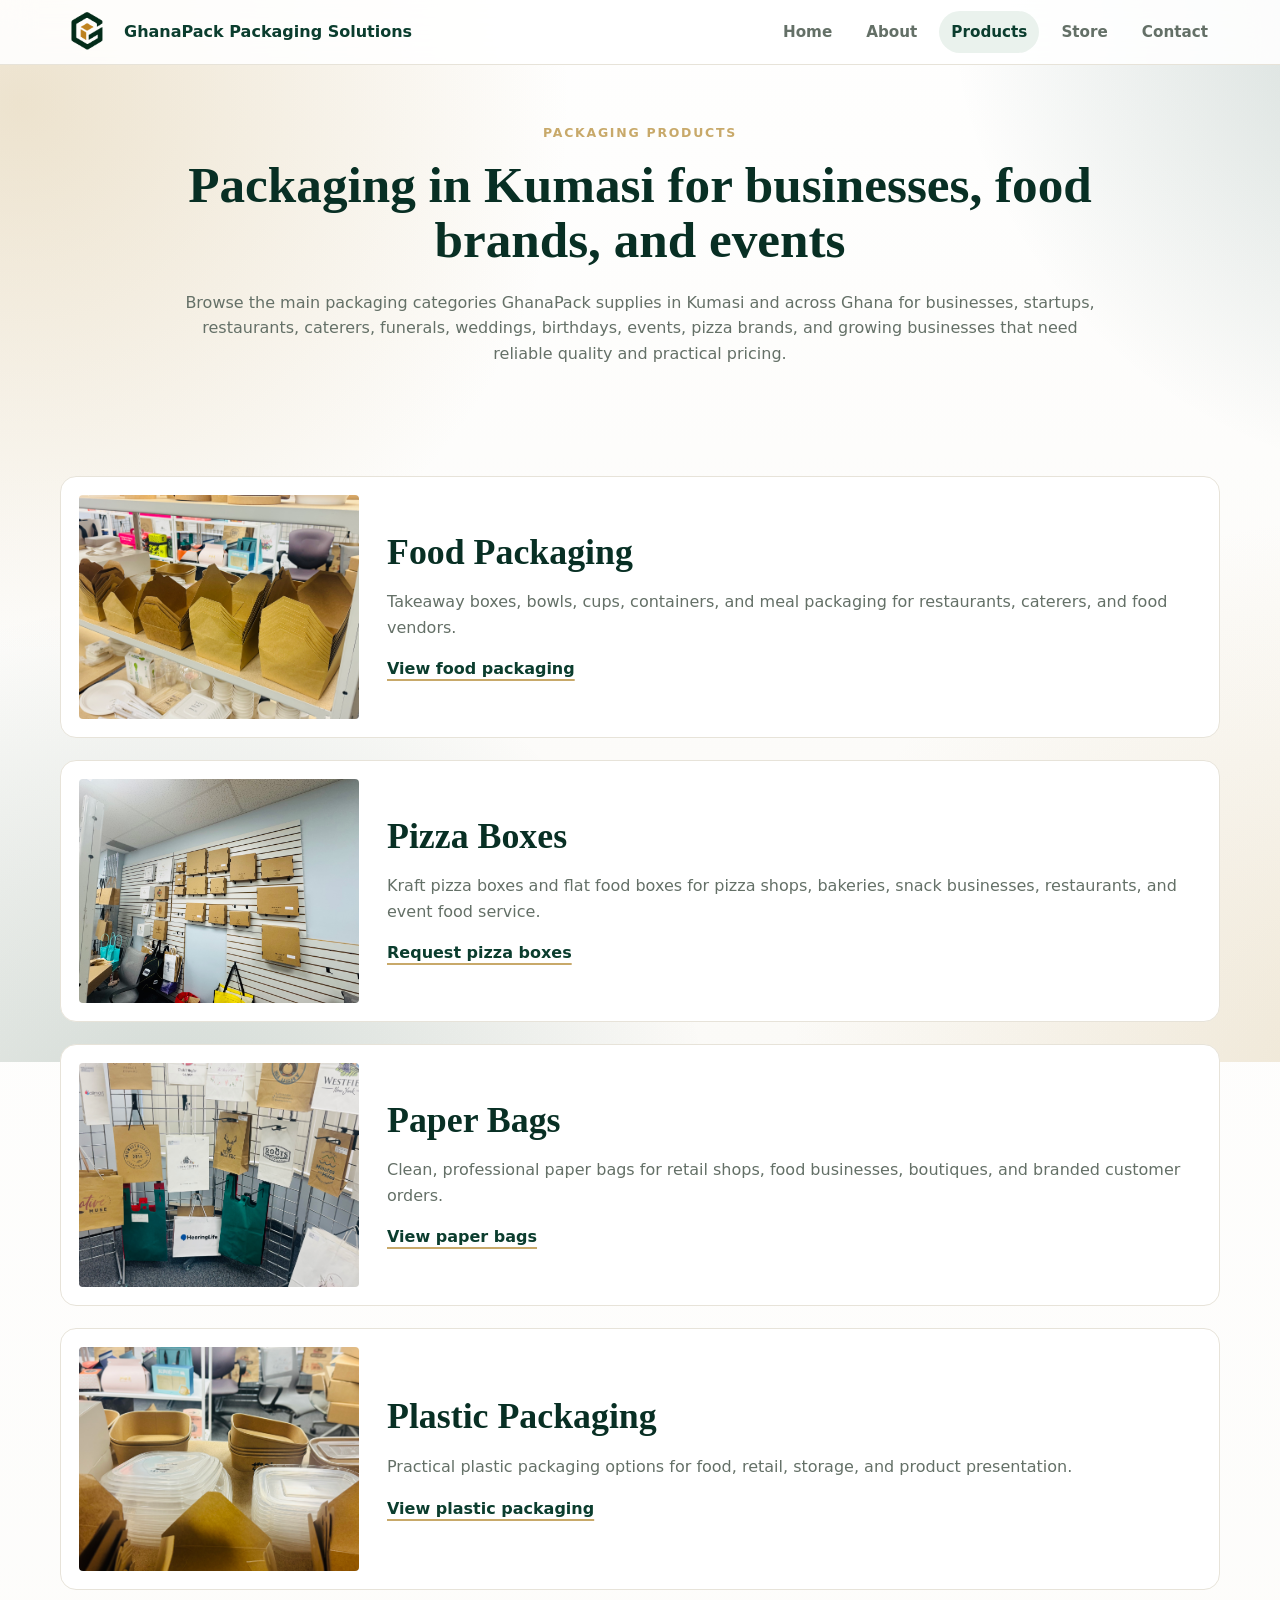
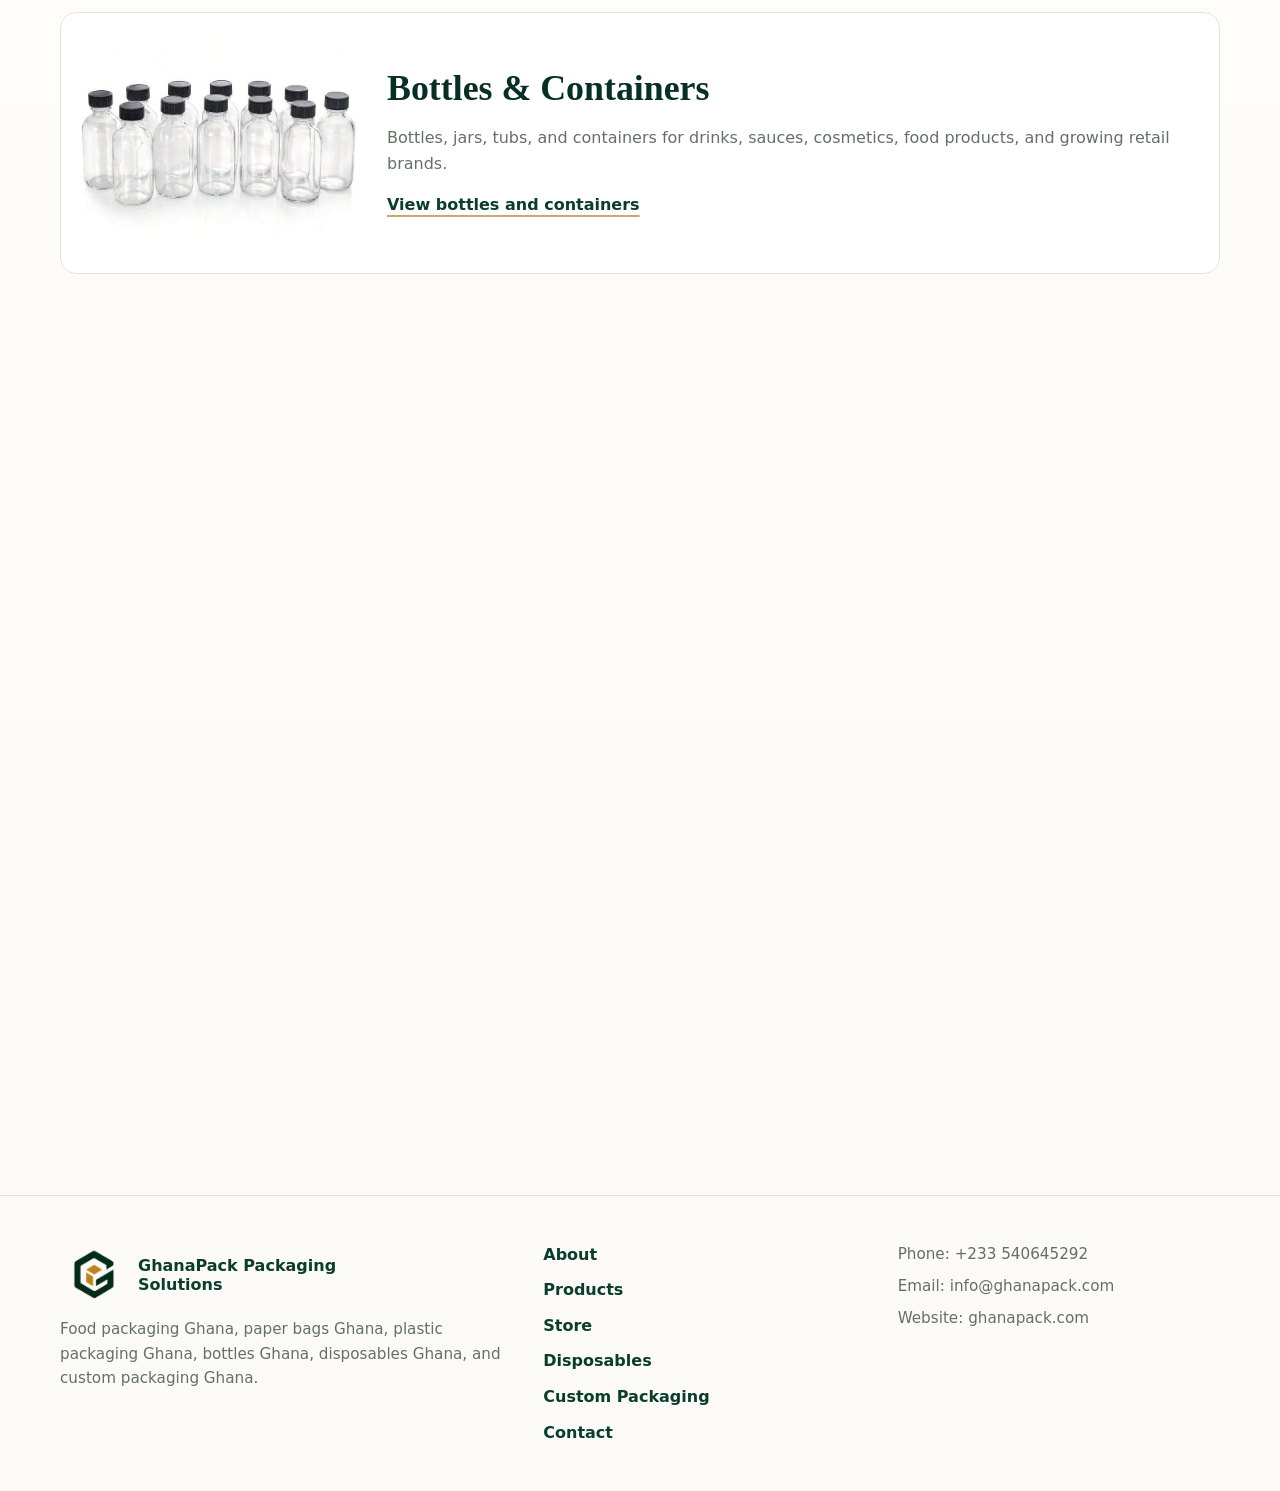
<file: products.html>
<!DOCTYPE html>
<html lang="en">
<head>
  <meta charset="UTF-8">
  <meta name="viewport" content="width=device-width, initial-scale=1.0">
  <title>Products | Packaging in Kumasi for Food, Events, and Brands</title>
  <meta name="description" content="Explore packaging products in Kumasi and Ghana-wide, including food packaging, pizza boxes, paper bags, disposables, bottles, and custom packaging for businesses and events.">
  <link rel="canonical" href="https://www.ghanapack.com/products.html">
  <meta property="og:type" content="website">
  <meta property="og:title" content="Packaging Products in Kumasi for Food, Events, and Brands">
  <meta property="og:description" content="Explore food packaging, paper bags, plastic packaging, bottles, disposables, and branded packaging from GhanaPack.">
  <meta property="og:url" content="https://www.ghanapack.com/products.html">
  <meta property="og:image" content="https://www.ghanapack.com/assets/images/store-optimized/custom-paper-bags-display.jpeg">
  <meta property="og:image:alt" content="Paper bags and custom packaging supplied by GhanaPack Packaging Solutions">
  <meta name="twitter:card" content="summary_large_image">
  <meta name="twitter:title" content="Packaging Products in Kumasi for Food, Events, and Brands">
  <meta name="twitter:description" content="Explore food packaging, paper bags, plastic packaging, bottles, disposables, and branded packaging from GhanaPack.">
  <meta name="twitter:image" content="https://www.ghanapack.com/assets/images/store-optimized/custom-paper-bags-display.jpeg">
  <link rel="icon" href="/favicon.ico" sizes="any">
  <link rel="icon" type="image/png" sizes="512x512" href="/assets/images/faviconefinal.png">
  <link rel="apple-touch-icon" href="/assets/images/faviconefinal.png">
  <link rel="stylesheet" href="css/style.css">
</head>
<body>
  <header class="site-header">
    <a class="brand" href="index.html" aria-label="GhanaPack Packaging Solutions home"><img class="brand-logo" src="assets/images/logo-transparent.png" alt="GhanaPack Packaging Solutions logo"><span class="brand-text">GhanaPack Packaging Solutions</span></a>
    <button class="nav-toggle" type="button" aria-label="Open navigation" aria-expanded="false">Menu</button>
    <nav class="site-nav" aria-label="Primary navigation">
      <a href="index.html">Home</a>
      <a href="about.html">About</a>
      <a href="products.html" aria-current="page">Products</a>
      <a href="store.html">Store</a>
      <a href="contact.html">Contact</a>
    </nav>
  </header>

  <main>
    <section class="page-hero">
      <p class="eyebrow">Packaging products</p>
      <h1>Packaging in Kumasi for businesses, food brands, and events</h1>
      <p>Browse the main packaging categories GhanaPack supplies in Kumasi and across Ghana for businesses, startups, restaurants, caterers, funerals, weddings, birthdays, events, pizza brands, and growing businesses that need reliable quality and practical pricing.</p>
    </section>

    <section class="section">
      <div class="product-list">
        <article class="product-card">
          <!-- IMAGE TO CHANGE: Replace src and data-swap-src with local product-only food packaging photos. -->
          <img src="assets/images/store-optimized/kraft-takeaway-boxes-shelf.jpeg" data-swap-src="assets/images/store-optimized/clear-plastic-food-packs-shelf.jpeg" alt="Food packaging Ghana kraft takeaway boxes and clear food containers" loading="lazy">
          <div>
            <h2>Food Packaging</h2>
            <p>Takeaway boxes, bowls, cups, containers, and meal packaging for restaurants, caterers, and food vendors.</p>
            <a class="text-link" href="food-packaging.html">View food packaging</a>
          </div>
        </article>
        <article class="product-card">
          <!-- IMAGE TO CHANGE: Replace src and data-swap-src with local product-only pizza box photos. -->
          <img src="assets/images/store-optimized/pizza-boxes-display.jpeg" data-swap-src="assets/images/store-optimized/kraft-boxes-wall-display.jpeg" alt="Pizza boxes Ghana kraft pizza packaging boxes for restaurants and food brands" loading="lazy">
          <div>
            <h2>Pizza Boxes</h2>
            <p>Kraft pizza boxes and flat food boxes for pizza shops, bakeries, snack businesses, restaurants, and event food service.</p>
            <a class="text-link" href="store.html">Request pizza boxes</a>
          </div>
        </article>
        <article class="product-card">
          <!-- IMAGE TO CHANGE: Replace src and data-swap-src with local product-only paper bag photos. -->
          <img src="assets/images/store-optimized/branded-paper-bags-rack.jpeg" data-swap-src="assets/images/store-optimized/branded-paper-bags-rack.jpeg" alt="Paper bags Ghana kraft packaging and branded paper bag options for shops and food vendors" loading="lazy">
          <div>
            <h2>Paper Bags</h2>
            <p>Clean, professional paper bags for retail shops, food businesses, boutiques, and branded customer orders.</p>
            <a class="text-link" href="paper-bags.html">View paper bags</a>
          </div>
        </article>
        <article class="product-card">
          <!-- IMAGE TO CHANGE: Replace src and data-swap-src with local product-only plastic packaging photos. -->
          <img src="assets/images/store-optimized/clear-plastic-food-packs-shelf.jpeg" data-swap-src="assets/images/smalltransbottles.jpeg" alt="Plastic packaging Ghana clear food containers and takeaway packs" loading="lazy">
          <div>
            <h2>Plastic Packaging</h2>
            <p>Practical plastic packaging options for food, retail, storage, and product presentation.</p>
            <a class="text-link" href="plastic-packaging.html">View plastic packaging</a>
          </div>
        </article>
        <article class="product-card">
          <!-- IMAGE TO CHANGE: Replace src and data-swap-src with local product-only bottles and containers photos. -->
          <img src="assets/images/smalltransbottles.jpeg" data-swap-src="assets/images/store-optimized/kraft-takeaway-boxes-shelf.jpeg" alt="Bottles and containers Ghana small transparent bottles and packaging containers" loading="lazy">
          <div>
            <h2>Bottles &amp; Containers</h2>
            <p>Bottles, jars, tubs, and containers for drinks, sauces, cosmetics, food products, and growing retail brands.</p>
            <a class="text-link" href="bottles-containers.html">View bottles and containers</a>
          </div>
        </article>
        <article class="product-card">
          <!-- IMAGE TO CHANGE: Replace src and data-swap-src with local product-only disposables photos. -->
          <img src="assets/images/store-optimized/food-service-disposables.jpeg" data-swap-src="assets/images/store-optimized/cups-cutlery-disposables.jpeg" alt="Disposables Ghana plates, forks, knives, spoons, and food service supplies" loading="lazy">
          <div>
            <h2>Disposables</h2>
            <p>Disposable plates, cutlery, cups, napkins, and event supplies for food vendors, caterers, restaurants, and parties.</p>
            <a class="text-link" href="disposables.html">View disposables</a>
          </div>
        </article>
        <article class="product-card">
          <!-- IMAGE TO CHANGE: Replace src and data-swap-src with local product-only custom branded packaging photos. -->
          <img src="assets/images/store-optimized/custom-paper-bags-display.jpeg" data-swap-src="assets/images/store-optimized/kraft-boxes-wall-display.jpeg" alt="Custom packaging Ghana branded paper bags and kraft product boxes" loading="lazy">
          <div>
            <h2>Custom Branded Packaging</h2>
            <p>Packaging, stickers, and branding support that make your products look more credible and easier to sell.</p>
            <a class="text-link" href="custom-packaging.html">View custom packaging</a>
          </div>
        </article>
      </div>
    </section>

    <section class="cta-band">
      <div>
        <p class="eyebrow">Need help choosing?</p>
        <h2>Tell us your product and budget</h2>
        <p>We will recommend packaging options that fit your business.</p>
      </div>
      <a class="button button-primary" href="contact.html">Request a Quote</a>
    </section>
  </main>

  <footer class="site-footer">
    <div><a class="footer-brand footer-brand-logo" href="index.html" aria-label="GhanaPack Packaging Solutions home"><img class="footer-logo" src="assets/images/logo-transparent.png" alt="GhanaPack Packaging Solutions logo"><span class="brand-text">GhanaPack Packaging Solutions</span></a><p>Food packaging Ghana, paper bags Ghana, plastic packaging Ghana, bottles Ghana, disposables Ghana, and custom packaging Ghana.</p></div>
    <nav aria-label="Footer navigation"><a href="about.html">About</a><a href="products.html">Products</a>
      <a href="store.html">Store</a><a href="disposables.html">Disposables</a><a href="custom-packaging.html">Custom Packaging</a><a href="contact.html">Contact</a></nav>
    <div><p>Phone: +233 540645292</p><p>Email: info@ghanapack.com</p><p>Website: ghanapack.com</p></div>
  </footer>
  <script src="js/main.js"></script>
</body>
</html>
</file>
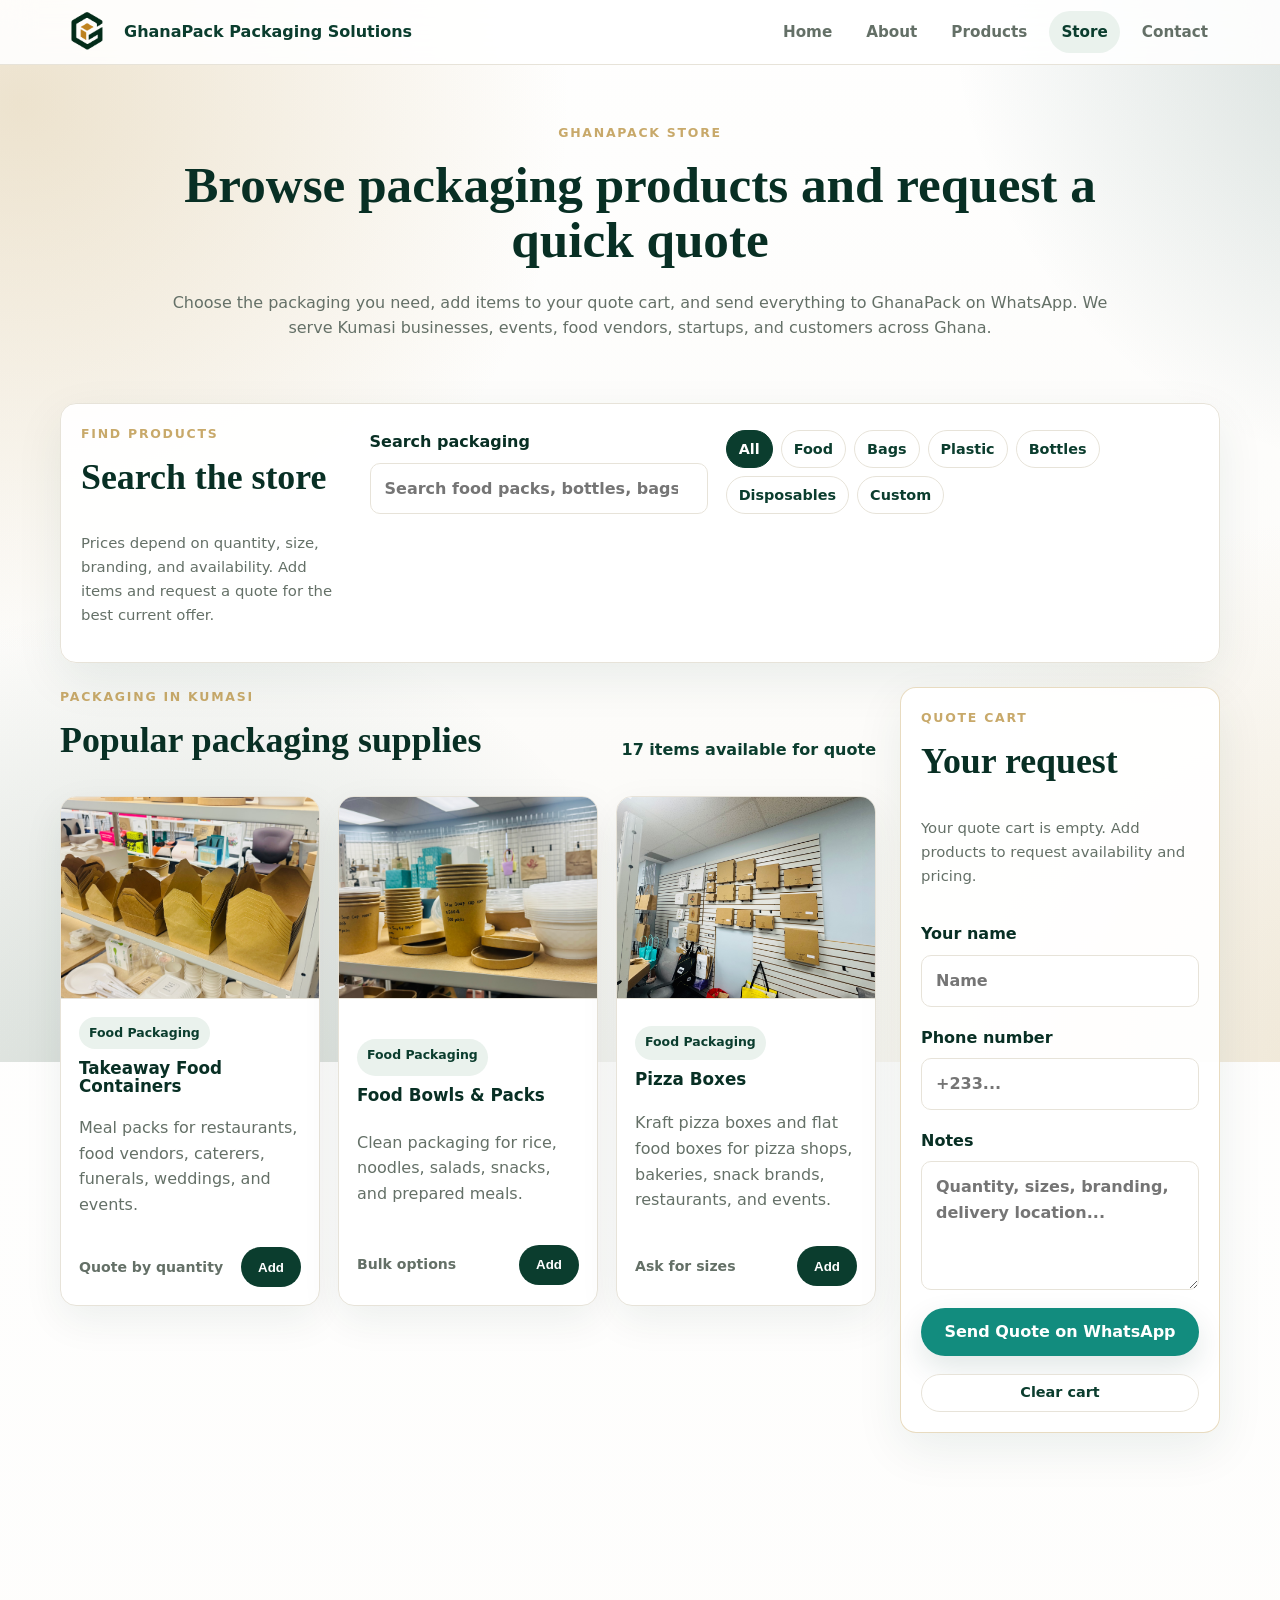
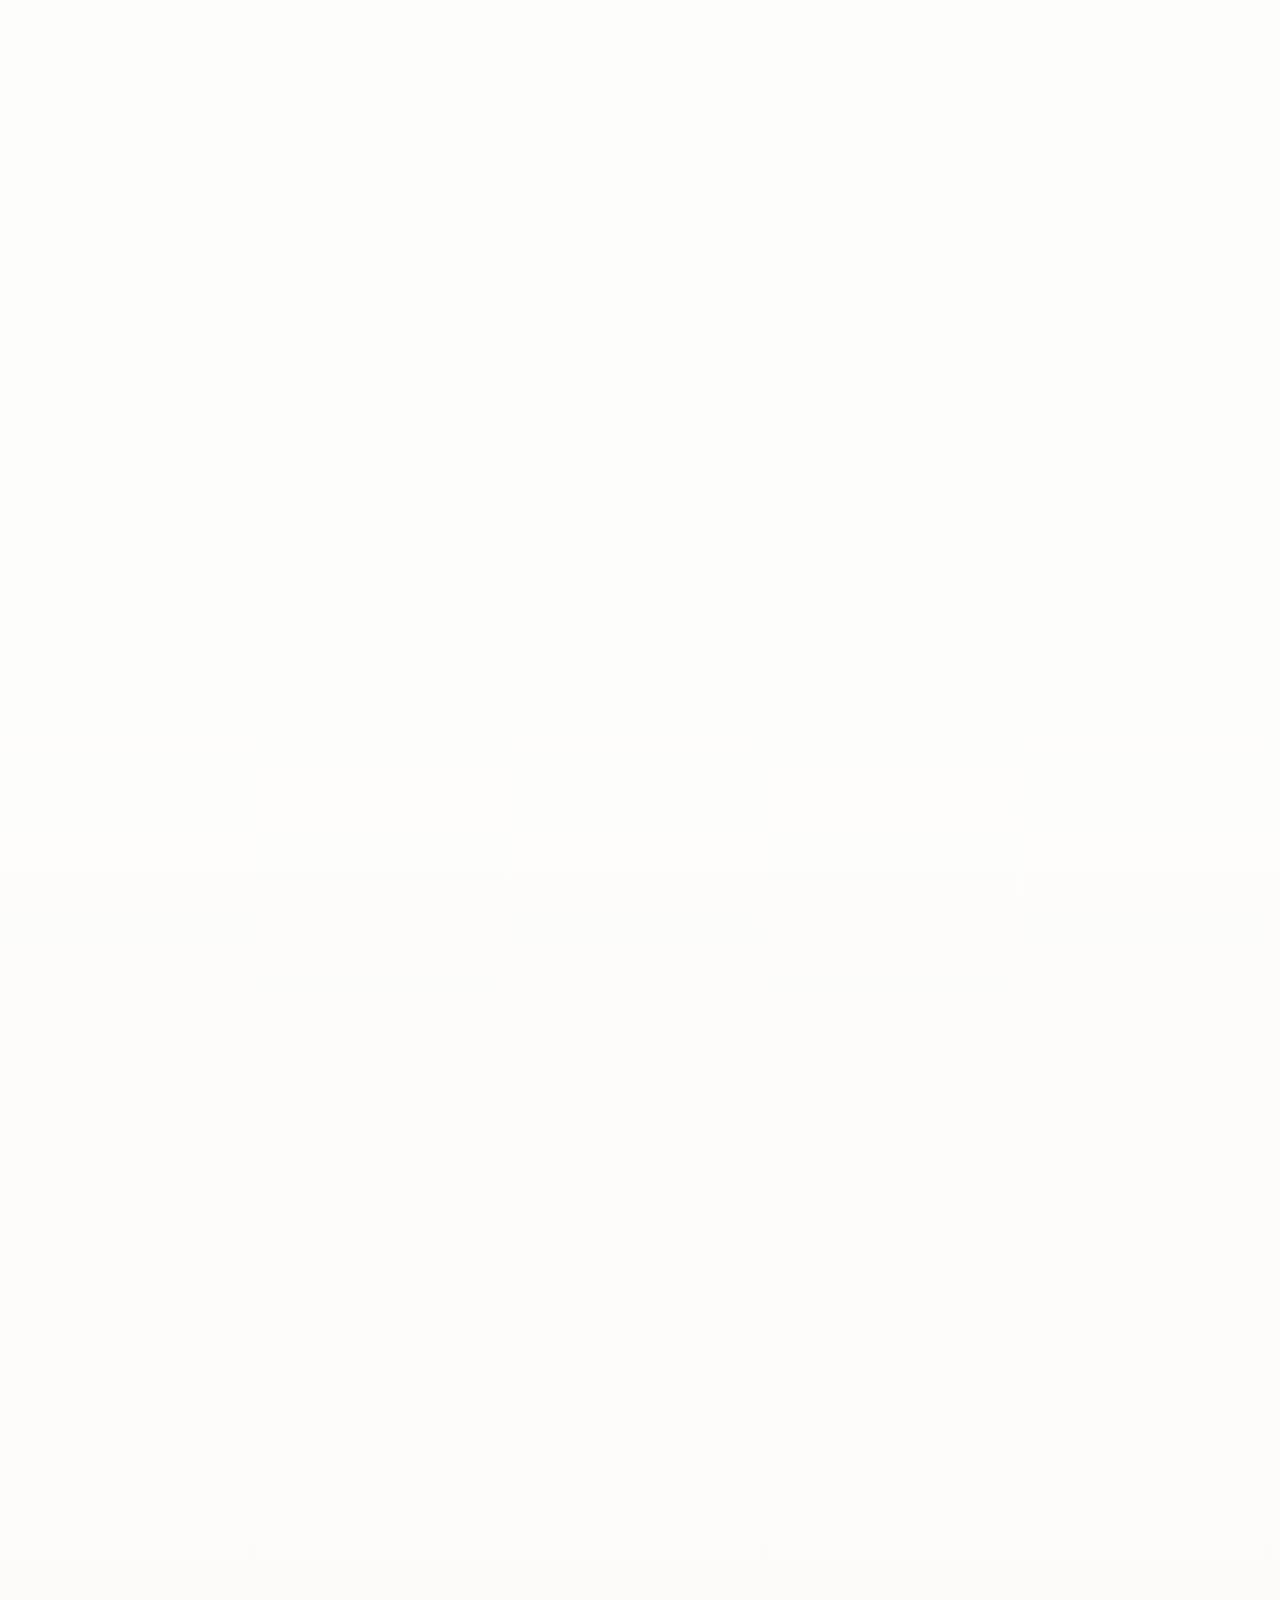
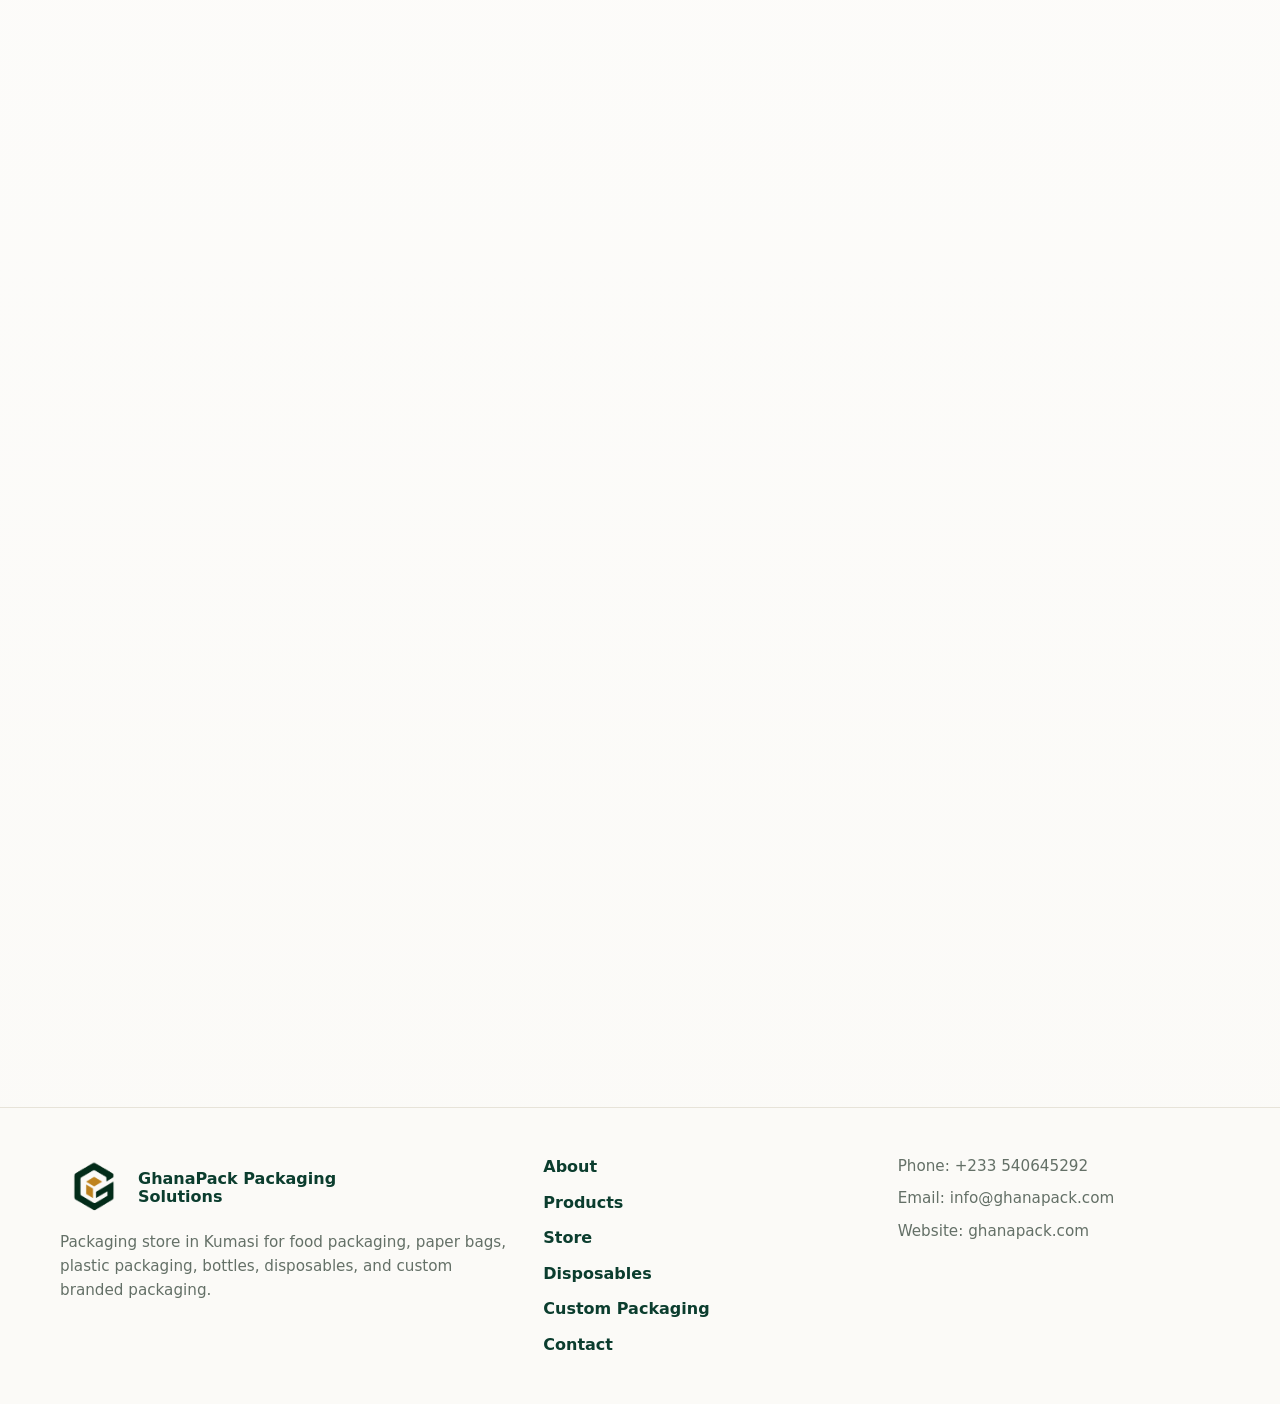
<file: store.html>
<!DOCTYPE html>
<html lang="en">
<head>
  <meta charset="UTF-8">
  <meta name="viewport" content="width=device-width, initial-scale=1.0">
  <title>Packaging Store in Kumasi | GhanaPack Packaging Solutions</title>
  <meta name="description" content="Shop packaging in Kumasi from GhanaPack Packaging Solutions. Request food packaging, paper bags, plastic packaging, bottles, disposables, and custom branded packaging by WhatsApp.">
  <link rel="canonical" href="https://www.ghanapack.com/store.html">
  <meta property="og:type" content="website">
  <meta property="og:title" content="GhanaPack Packaging Store in Kumasi">
  <meta property="og:description" content="Browse packaging products in Kumasi and request a quick WhatsApp quote for food packs, bottles, disposables, paper bags, and custom packaging.">
  <meta property="og:url" content="https://www.ghanapack.com/store.html">
  <meta property="og:image" content="https://www.ghanapack.com/assets/images/store-optimized/custom-paper-bags-display.jpeg">
  <meta property="og:image:alt" content="Paper bags and custom packaging supplied by GhanaPack Packaging Solutions">
  <meta name="twitter:card" content="summary_large_image">
  <meta name="twitter:title" content="GhanaPack Packaging Store in Kumasi">
  <meta name="twitter:description" content="Browse packaging products in Kumasi and request a quick WhatsApp quote from GhanaPack Packaging Solutions.">
  <meta name="twitter:image" content="https://www.ghanapack.com/assets/images/store-optimized/custom-paper-bags-display.jpeg">
  <link rel="icon" href="/favicon.ico" sizes="any">
  <link rel="icon" type="image/png" sizes="512x512" href="/assets/images/faviconefinal.png">
  <link rel="apple-touch-icon" href="/assets/images/faviconefinal.png">
  <link rel="stylesheet" href="css/style.css">
</head>
<body>
  <header class="site-header">
    <a class="brand" href="index.html" aria-label="GhanaPack Packaging Solutions home"><img class="brand-logo" src="assets/images/logo-transparent.png" alt="GhanaPack Packaging Solutions logo"><span class="brand-text">GhanaPack Packaging Solutions</span></a>
    <button class="nav-toggle" type="button" aria-label="Open navigation" aria-expanded="false">Menu</button>
    <nav class="site-nav" aria-label="Primary navigation">
      <a href="index.html">Home</a>
      <a href="about.html">About</a>
      <a href="products.html">Products</a>
      <a href="store.html" aria-current="page">Store</a>
      <a href="contact.html">Contact</a>
    </nav>
  </header>

  <main>
    <section class="page-hero store-hero">
      <p class="eyebrow">GhanaPack store</p>
      <h1>Browse packaging products and request a quick quote</h1>
      <p>Choose the packaging you need, add items to your quote cart, and send everything to GhanaPack on WhatsApp. We serve Kumasi businesses, events, food vendors, startups, and customers across Ghana.</p>
    </section>

    <section class="store-shell section" aria-label="Packaging store">
      <aside class="store-panel store-tools" aria-label="Store filters">
        <div>
          <p class="eyebrow">Find products</p>
          <h2>Search the store</h2>
        </div>
        <label class="store-search">
          <span>Search packaging</span>
          <input type="search" id="storeSearch" placeholder="Search food packs, bottles, bags..." autocomplete="off">
        </label>
        <div class="store-categories" aria-label="Product categories">
          <button class="store-filter is-active" type="button" data-filter="all">All</button>
          <button class="store-filter" type="button" data-filter="Food Packaging">Food</button>
          <button class="store-filter" type="button" data-filter="Paper Bags">Bags</button>
          <button class="store-filter" type="button" data-filter="Plastic Packaging">Plastic</button>
          <button class="store-filter" type="button" data-filter="Bottles & Containers">Bottles</button>
          <button class="store-filter" type="button" data-filter="Disposables">Disposables</button>
          <button class="store-filter" type="button" data-filter="Custom Packaging">Custom</button>
        </div>
        <p class="store-note">Prices depend on quantity, size, branding, and availability. Add items and request a quote for the best current offer.</p>
      </aside>

      <section class="store-products" aria-label="Store products">
        <div class="store-section-heading">
          <div>
            <p class="eyebrow">Packaging in Kumasi</p>
            <h2>Popular packaging supplies</h2>
          </div>
          <p><span id="storeCount">17</span> items available for quote</p>
        </div>

        <div class="store-grid">
          <article class="store-card" data-store-product data-name="Takeaway food containers" data-category="Food Packaging" data-keywords="food packaging ghana takeaway containers restaurants caterers">
            <!-- IMAGE TO CHANGE: Replace with a local product-only takeaway food container image. -->
            <img src="assets/images/store-optimized/kraft-takeaway-boxes-shelf.jpeg" alt="Food packaging Ghana kraft takeaway boxes for restaurants caterers and food vendors" loading="lazy">
            <div class="store-card-body">
              <span class="store-tag">Food Packaging</span>
              <h3>Takeaway Food Containers</h3>
              <p>Meal packs for restaurants, food vendors, caterers, funerals, weddings, and events.</p>
              <div class="store-card-actions">
                <span>Quote by quantity</span>
                <button class="button button-primary store-add" type="button">Add</button>
              </div>
            </div>
          </article>

          <article class="store-card" data-store-product data-name="Paper food bowls and packs" data-category="Food Packaging" data-keywords="food bowls paper food packaging kumasi">
            <!-- IMAGE TO CHANGE: Replace with a local product-only paper food bowl image. -->
            <img src="assets/images/store-optimized/soup-cups-bowls.jpeg" alt="Food packaging in Kumasi kraft takeaway food boxes and bowls for vendors" loading="lazy">
            <div class="store-card-body">
              <span class="store-tag">Food Packaging</span>
              <h3>Food Bowls &amp; Packs</h3>
              <p>Clean packaging for rice, noodles, salads, snacks, and prepared meals.</p>
              <div class="store-card-actions">
                <span>Bulk options</span>
                <button class="button button-primary store-add" type="button">Add</button>
              </div>
            </div>
          </article>

          <article class="store-card" data-store-product data-name="Pizza boxes" data-category="Food Packaging" data-keywords="pizza boxes ghana pizza packaging kumasi restaurants bakeries food boxes">
            <!-- IMAGE TO CHANGE: Replace with a local product-only pizza box image. -->
            <img src="assets/images/store-optimized/pizza-boxes-display.jpeg" alt="Pizza boxes Ghana kraft pizza packaging boxes for restaurants bakeries and food brands" loading="lazy">
            <div class="store-card-body">
              <span class="store-tag">Food Packaging</span>
              <h3>Pizza Boxes</h3>
              <p>Kraft pizza boxes and flat food boxes for pizza shops, bakeries, snack brands, restaurants, and events.</p>
              <div class="store-card-actions">
                <span>Ask for sizes</span>
                <button class="button button-primary store-add" type="button">Add</button>
              </div>
            </div>
          </article>

          <article class="store-card" data-store-product data-name="Kraft paper bags" data-category="Paper Bags" data-keywords="paper bags ghana kraft bags retail shops pharmacy">
            <!-- IMAGE TO CHANGE: Replace with a local product-only paper bag image. -->
            <img src="assets/images/store-optimized/branded-paper-bags-rack.jpeg" alt="Paper bags Ghana kraft bags for shops pharmacies and food orders" loading="lazy">
            <div class="store-card-body">
              <span class="store-tag">Paper Bags</span>
              <h3>Kraft Paper Bags</h3>
              <p>Reliable paper bags for pharmacies, boutiques, food shops, and everyday retail orders.</p>
              <div class="store-card-actions">
                <span>Plain or branded</span>
                <button class="button button-primary store-add" type="button">Add</button>
              </div>
            </div>
          </article>

          <article class="store-card" data-store-product data-name="Custom branded paper bags" data-category="Custom Packaging" data-keywords="custom packaging ghana branded paper bags logo stickers">
            <!-- IMAGE TO CHANGE: Replace with a local product-only branded bag or custom packaging image. -->
            <img src="assets/images/store-optimized/custom-paper-bags-display.jpeg" alt="Custom packaging Ghana branded bags and packaging support" loading="lazy">
            <div class="store-card-body">
              <span class="store-tag">Custom Packaging</span>
              <h3>Custom Branded Bags</h3>
              <p>Logo placement, sticker ideas, and branded bag options for growing businesses.</p>
              <div class="store-card-actions">
                <span>Brand support</span>
                <button class="button button-primary store-add" type="button">Add</button>
              </div>
            </div>
          </article>

          <article class="store-card" data-store-product data-name="Plastic food packs" data-category="Plastic Packaging" data-keywords="plastic packaging ghana food packs black containers">
            <!-- IMAGE TO CHANGE: Replace with a local product-only plastic food packaging image. -->
            <img src="assets/images/store-optimized/clear-plastic-food-packs-shelf.jpeg" alt="Plastic packaging Ghana clear food containers and kraft takeaway packs" loading="lazy">
            <div class="store-card-body">
              <span class="store-tag">Plastic Packaging</span>
              <h3>Plastic Food Packs</h3>
              <p>Practical food packs for takeaway meals, catering, restaurants, and prepared food sales.</p>
              <div class="store-card-actions">
                <span>Multiple sizes</span>
                <button class="button button-primary store-add" type="button">Add</button>
              </div>
            </div>
          </article>

          <article class="store-card" data-store-product data-name="Plastic packaging containers" data-category="Plastic Packaging" data-keywords="plastic containers ghana storage packaging retail">
            <!-- IMAGE TO CHANGE: Replace with a local product-only plastic container image. -->
            <img src="assets/images/smalltransbottles.jpeg" alt="Plastic packaging containers Ghana for retail and product packaging" loading="lazy">
            <div class="store-card-body">
              <span class="store-tag">Plastic Packaging</span>
              <h3>Plastic Containers</h3>
              <p>Containers for sauces, creams, powders, food products, and general retail packaging.</p>
              <div class="store-card-actions">
                <span>Ask for sizes</span>
                <button class="button button-primary store-add" type="button">Add</button>
              </div>
            </div>
          </article>

          <article class="store-card" data-store-product data-name="White food containers" data-category="Food Packaging" data-keywords="white food containers ghana takeaway packs restaurant packaging">
            <!-- IMAGE TO CHANGE: Replace with a local product-only white food container image. -->
            <img src="assets/images/store-optimized/white-food-containers.jpeg" alt="White food containers Ghana takeaway food packs for restaurants and caterers" loading="lazy">
            <div class="store-card-body">
              <span class="store-tag">Food Packaging</span>
              <h3>White Food Containers</h3>
              <p>Disposable takeaway containers for rice, meals, events, catering, and daily food service.</p>
              <div class="store-card-actions">
                <span>Food service</span>
                <button class="button button-primary store-add" type="button">Add</button>
              </div>
            </div>
          </article>

          <article class="store-card" data-store-product data-name="Small transparent bottles" data-category="Bottles & Containers" data-keywords="bottles containers ghana drink bottles startup business">
            <!-- IMAGE TO CHANGE: Replace with a local product-only bottle image. -->
            <img src="assets/images/smalltransbottles.jpeg" alt="Bottles and containers Ghana transparent bottles for startups" loading="lazy">
            <div class="store-card-body">
              <span class="store-tag">Bottles &amp; Containers</span>
              <h3>Small Transparent Bottles</h3>
              <p>Bottles for drinks, juices, cosmetics, samples, sauces, and small startup products.</p>
              <div class="store-card-actions">
                <span>Startup friendly</span>
                <button class="button button-primary store-add" type="button">Add</button>
              </div>
            </div>
          </article>

          <article class="store-card" data-store-product data-name="Jars tubs and containers" data-category="Bottles & Containers" data-keywords="jars tubs containers ghana cosmetics food">
            <!-- IMAGE TO CHANGE: Replace with a local product-only jars and tubs image. -->
            <img src="assets/images/smalltransbottles.jpeg" alt="Jars tubs and containers Ghana for food cosmetics and retail products" loading="lazy">
            <div class="store-card-body">
              <span class="store-tag">Bottles &amp; Containers</span>
              <h3>Jars, Tubs &amp; Containers</h3>
              <p>Packaging for shea butter, creams, spices, snacks, powders, and small product lines.</p>
              <div class="store-card-actions">
                <span>Quote available</span>
                <button class="button button-primary store-add" type="button">Add</button>
              </div>
            </div>
          </article>

          <article class="store-card" data-store-product data-name="Disposable plates" data-category="Disposables" data-keywords="disposables ghana plates events funerals weddings birthdays">
            <!-- IMAGE TO CHANGE: Replace with a local product-only disposable plates image. -->
            <img src="assets/images/store-optimized/food-service-disposables.jpeg" alt="Disposables Ghana disposable plates for funerals weddings and events" loading="lazy">
            <div class="store-card-body">
              <span class="store-tag">Disposables</span>
              <h3>Disposable Plates</h3>
              <p>Plain disposable plates for parties, funerals, weddings, birthdays, catering, and food service.</p>
              <div class="store-card-actions">
                <span>Event supply</span>
                <button class="button button-primary store-add" type="button">Add</button>
              </div>
            </div>
          </article>

          <article class="store-card" data-store-product data-name="Disposable cups and cutlery" data-category="Disposables" data-keywords="disposable cups cutlery ghana spoons forks knives">
            <!-- IMAGE TO CHANGE: Replace with a local product-only cups and cutlery image. -->
            <img src="assets/images/store-optimized/paper-cups-takeaway-boxes.jpeg" alt="Disposable cups and cutlery Ghana for food vendors and events" loading="lazy">
            <div class="store-card-body">
              <span class="store-tag">Disposables</span>
              <h3>Cups, Forks, Spoons &amp; Knives</h3>
              <p>Everyday disposable supplies for food vendors, offices, churches, and event organizers.</p>
              <div class="store-card-actions">
                <span>Bulk supply</span>
                <button class="button button-primary store-add" type="button">Add</button>
              </div>
            </div>
          </article>

          <article class="store-card" data-store-product data-name="Paper cups" data-category="Disposables" data-keywords="paper cups ghana disposable cups hot drinks events offices">
            <!-- IMAGE TO CHANGE: Replace with a local product-only paper cup image. -->
            <img src="assets/images/store-optimized/paper-cups-takeaway-boxes.jpeg" alt="Paper cups Ghana disposable cups for events offices and food vendors" loading="lazy">
            <div class="store-card-body">
              <span class="store-tag">Disposables</span>
              <h3>Paper Cups</h3>
              <p>Disposable cups for drinks, events, offices, food vendors, churches, and party service.</p>
              <div class="store-card-actions">
                <span>Bulk supply</span>
                <button class="button button-primary store-add" type="button">Add</button>
              </div>
            </div>
          </article>

          <article class="store-card" data-store-product data-name="Clear cups and lids" data-category="Plastic Packaging" data-keywords="clear cups lids ghana plastic cups drinks smoothies juice packaging">
            <!-- IMAGE TO CHANGE: Replace with a local product-only clear cups and lids image. -->
            <img src="assets/images/store-optimized/clear-cups-lids-cutlery.jpeg" alt="Clear plastic cups and lids Ghana for drinks juices smoothies and food service" loading="lazy">
            <div class="store-card-body">
              <span class="store-tag">Plastic Packaging</span>
              <h3>Clear Cups &amp; Lids</h3>
              <p>Clear cups and lids for juices, smoothies, iced drinks, takeaway drinks, and events.</p>
              <div class="store-card-actions">
                <span>Drink packaging</span>
                <button class="button button-primary store-add" type="button">Add</button>
              </div>
            </div>
          </article>

          <article class="store-card" data-store-product data-name="Sticker branding support" data-category="Custom Packaging" data-keywords="sticker design branding support custom packaging kumasi">
            <!-- IMAGE TO CHANGE: Replace with a local product-only sticker or branded packaging image. -->
            <img src="assets/images/store-optimized/custom-paper-bags-display.jpeg" alt="Custom packaging Kumasi sticker branding and logo placement support" loading="lazy">
            <div class="store-card-body">
              <span class="store-tag">Custom Packaging</span>
              <h3>Sticker Branding Support</h3>
              <p>Make plain packaging look professional with stickers, logo placement, and practical branding advice.</p>
              <div class="store-card-actions">
                <span>Design advice</span>
                <button class="button button-primary store-add" type="button">Add</button>
              </div>
            </div>
          </article>

          <article class="store-card" data-store-product data-name="Event packaging bundle" data-category="Disposables" data-keywords="event packaging funerals weddings birthdays parties disposables ghana">
            <!-- IMAGE TO CHANGE: Replace with a local product-only event packaging image. -->
            <img src="assets/images/store-optimized/cups-cutlery-disposables.jpeg" alt="Event packaging Ghana disposables for funerals weddings birthdays and parties" loading="lazy">
            <div class="store-card-body">
              <span class="store-tag">Disposables</span>
              <h3>Event Packaging Bundle</h3>
              <p>Packaging support for funerals, weddings, birthdays, church events, corporate events, and parties.</p>
              <div class="store-card-actions">
                <span>Tell us guest count</span>
                <button class="button button-primary store-add" type="button">Add</button>
              </div>
            </div>
          </article>

          <article class="store-card" data-store-product data-name="Kraft product boxes" data-category="Custom Packaging" data-keywords="kraft boxes ghana product boxes custom packaging pizza bakery retail boxes">
            <!-- IMAGE TO CHANGE: Replace with a local product-only kraft product box image. -->
            <img src="assets/images/store-optimized/kraft-boxes-wall-display.jpeg" alt="Kraft product boxes Ghana for bakery retail food and custom packaging" loading="lazy">
            <div class="store-card-body">
              <span class="store-tag">Custom Packaging</span>
              <h3>Kraft Product Boxes</h3>
              <p>Flat and box-style kraft packaging for bakeries, snacks, gifts, retail products, and branded orders.</p>
              <div class="store-card-actions">
                <span>Custom options</span>
                <button class="button button-primary store-add" type="button">Add</button>
              </div>
            </div>
          </article>
        </div>

        <p class="store-empty" hidden>No matching products found. Try searching another packaging type.</p>
      </section>

      <aside class="store-panel store-cart" aria-label="Quote cart">
        <div>
          <p class="eyebrow">Quote cart</p>
          <h2>Your request</h2>
        </div>
        <div class="store-cart-items" data-cart-items>
          <p class="store-note">Your quote cart is empty. Add products to request availability and pricing.</p>
        </div>
        <label class="store-search">
          <span>Your name</span>
          <input type="text" id="storeCustomerName" placeholder="Name">
        </label>
        <label class="store-search">
          <span>Phone number</span>
          <input type="tel" id="storeCustomerPhone" placeholder="+233...">
        </label>
        <label class="store-search">
          <span>Notes</span>
          <textarea id="storeCustomerNote" rows="4" placeholder="Quantity, sizes, branding, delivery location..."></textarea>
        </label>
        <a class="button button-whatsapp store-checkout" href="https://wa.me/233540645292" target="_blank" rel="noopener">Send Quote on WhatsApp</a>
        <button class="store-clear" type="button">Clear cart</button>
      </aside>
    </section>

    <div class="store-modal" hidden>
      <div class="store-modal-backdrop" data-store-close></div>
      <article class="store-modal-card" role="dialog" aria-modal="true" aria-labelledby="storeModalTitle">
        <button class="store-modal-close" type="button" aria-label="Close product" data-store-close>Close</button>
        <img class="store-modal-image" src="assets/images/store-optimized/kraft-takeaway-boxes-shelf.jpeg" alt="">
        <div class="store-modal-content">
          <span class="store-tag store-modal-category">Food Packaging</span>
          <h2 id="storeModalTitle">Product</h2>
          <p class="store-modal-description"></p>
          <p class="store-modal-note"></p>
          <button class="button button-primary store-modal-add" type="button">Add to Quote</button>
        </div>
      </article>
    </div>

    <section class="cta-band">
      <div>
        <p class="eyebrow">Need bulk packaging?</p>
        <h2>Tell us your quantity and deadline</h2>
        <p>GhanaPack will help you choose affordable packaging for your business or event.</p>
      </div>
      <a class="button button-primary" href="contact.html">Contact GhanaPack</a>
    </section>
  </main>

  <footer class="site-footer">
    <div><a class="footer-brand footer-brand-logo" href="index.html" aria-label="GhanaPack Packaging Solutions home"><img class="footer-logo" src="assets/images/logo-transparent.png" alt="GhanaPack Packaging Solutions logo"><span class="brand-text">GhanaPack Packaging Solutions</span></a><p>Packaging store in Kumasi for food packaging, paper bags, plastic packaging, bottles, disposables, and custom branded packaging.</p></div>
    <nav aria-label="Footer navigation"><a href="about.html">About</a><a href="products.html">Products</a>
      <a href="store.html">Store</a><a href="disposables.html">Disposables</a><a href="custom-packaging.html">Custom Packaging</a><a href="contact.html">Contact</a></nav>
    <div><p>Phone: +233 540645292</p><p>Email: info@ghanapack.com</p><p>Website: ghanapack.com</p></div>
  </footer>
  <script src="js/main.js"></script>
</body>
</html>
</file>
<file: css/style.css>
:root {
  --green: #0b3d2e;
  --green-900: #082f24;
  --gold: #c8a96a;
  --gold-soft: #f4eddd;
  --charcoal: #202421;
  --muted: #647067;
  --line: #e7e3d9;
  --white: #ffffff;
  --off-white: #fbfaf7;
  --leaf-soft: #eaf2ed;
  --shadow: 0 24px 70px rgba(11, 61, 46, 0.12);
  --shadow-strong: 0 34px 90px rgba(11, 61, 46, 0.18);
  --container: 1160px;
}

* {
  box-sizing: border-box;
}

html {
  scroll-behavior: smooth;
}

body {
  position: relative;
  margin: 0;
  background: linear-gradient(180deg, #ffffff 0%, #fbfaf7 100%);
  color: var(--charcoal);
  font-family: Inter, ui-sans-serif, system-ui, -apple-system, BlinkMacSystemFont, "Segoe UI", sans-serif;
  line-height: 1.6;
  isolation: isolate;
}

body.modal-open {
  overflow: hidden;
}

body::before {
  position: fixed;
  inset: -18%;
  z-index: 0;
  background:
    radial-gradient(circle at 12% 18%, rgba(200, 169, 106, 0.32), transparent 25%),
    radial-gradient(circle at 84% 10%, rgba(11, 61, 46, 0.2), transparent 24%),
    radial-gradient(circle at 70% 78%, rgba(200, 169, 106, 0.24), transparent 28%),
    radial-gradient(circle at 18% 86%, rgba(11, 61, 46, 0.18), transparent 25%),
    linear-gradient(180deg, #ffffff 0%, #fbfaf7 100%);
  background-size: 120% 120%, 115% 115%, 130% 130%, 125% 125%, 100% 100%;
  content: "";
  opacity: 1;
  pointer-events: none;
  transform: translate3d(0, 0, 0);
  animation: ambientBackground 15s ease-in-out infinite alternate;
}

main,
.site-footer {
  position: relative;
  z-index: 1;
}

img {
  display: block;
  max-width: 100%;
}

a {
  color: inherit;
}

.site-header {
  position: sticky;
  top: 0;
  z-index: 20;
  display: flex;
  align-items: center;
  justify-content: space-between;
  gap: 20px;
  padding: 5px max(24px, calc((100vw - var(--container)) / 2));
  background: rgba(255, 255, 255, 0.88);
  border-bottom: 1px solid var(--line);
  backdrop-filter: blur(16px);
  transition: transform 260ms ease, box-shadow 260ms ease, background 260ms ease;
  will-change: transform;
}

.site-header.is-hidden {
  transform: translateY(-100%);
}

.brand,
.footer-brand {
  display: inline-flex;
  align-items: center;
  gap: 10px;
  color: var(--green);
  font-weight: 800;
  letter-spacing: 0;
  text-decoration: none;
}

.brand-logo {
  width: 54px;
  height: 54px;
  border: 0;
  border-radius: 0;
  background: transparent;
  box-shadow: none;
  object-fit: contain;
  object-position: center;
}

.brand-text {
  display: block;
  line-height: 1.15;
}

.footer-brand-logo {
  display: inline-flex;
  max-width: 360px;
}

.footer-logo {
  width: 68px;
  height: 68px;
  border: 0;
  border-radius: 0;
  background: transparent;
  box-shadow: none;
  object-fit: contain;
  object-position: center;
}

.site-nav {
  display: flex;
  align-items: center;
  gap: 10px;
  color: var(--muted);
  font-size: 0.95rem;
  font-weight: 700;
}

.site-nav a {
  padding: 9px 12px;
  border-radius: 999px;
  text-decoration: none;
  transition: color 180ms ease, background 180ms ease;
}

.site-nav a:hover,
.site-nav a[aria-current="page"] {
  background: var(--leaf-soft);
  color: var(--green);
}

.nav-toggle {
  display: none;
  border: 1px solid var(--line);
  background: var(--white);
  color: var(--green);
  min-height: 42px;
  padding: 0 14px;
  font: inherit;
  font-weight: 800;
}

.hero,
.page-hero,
.section,
.split-section,
.contact-layout,
.cta-band {
  width: min(var(--container), calc(100% - 40px));
  margin-inline: auto;
}

.hero {
  display: grid;
  grid-template-columns: minmax(0, 0.95fr) minmax(320px, 1.05fr);
  gap: 56px;
  align-items: center;
  min-height: calc(100vh - 74px);
  padding: 54px 0 44px;
}

.hero-content {
  max-width: 690px;
}

.eyebrow {
  margin: 0 0 14px;
  color: var(--gold);
  font-size: 0.78rem;
  font-weight: 900;
  letter-spacing: 0.14em;
  text-transform: uppercase;
}

h1,
h2,
h3,
p {
  margin-top: 0;
}

h1,
h2,
h3 {
  color: var(--green-900);
  line-height: 1.08;
}

h1 {
  margin-bottom: 22px;
  font-family: Georgia, "Times New Roman", serif;
  font-size: clamp(2.35rem, 4.55vw, 4.7rem);
  font-weight: 700;
  letter-spacing: 0;
}

h2 {
  margin-bottom: 18px;
  font-family: Georgia, "Times New Roman", serif;
  font-size: clamp(1.75rem, 2.8vw, 2.85rem);
  font-weight: 700;
}

h3 {
  margin-bottom: 10px;
  font-size: 1.05rem;
}

p {
  color: var(--muted);
}

.hero-copy {
  max-width: 640px;
  font-size: 1.05rem;
}

.button-row {
  display: flex;
  flex-wrap: wrap;
  gap: 14px;
  align-items: center;
  margin-top: 28px;
}

.button {
  display: inline-flex;
  align-items: center;
  justify-content: center;
  min-height: 48px;
  padding: 0 22px;
  border: 1px solid transparent;
  border-radius: 999px;
  font-weight: 850;
  text-decoration: none;
  box-shadow: 0 12px 30px rgba(11, 61, 46, 0.12);
  transition: transform 180ms ease, background 180ms ease, border-color 180ms ease, box-shadow 180ms ease;
}

.button:hover,
.category-card:hover,
.product-card:hover {
  transform: translateY(-5px);
}

.button:hover {
  box-shadow: 0 20px 44px rgba(11, 61, 46, 0.2);
}

.button-primary {
  background: var(--green);
  color: var(--white);
}

.button-secondary {
  border-color: var(--green);
  color: var(--green);
}

.button-whatsapp {
  background: #128c7e;
  color: var(--white);
}

.hero-media,
.image-panel {
  position: relative;
  margin: 0;
  overflow: hidden;
  border: 1px solid var(--line);
  border-radius: 18px;
  background: var(--gold-soft);
  box-shadow: var(--shadow-strong);
}

.hero-slider {
  min-height: clamp(330px, 46vw, 560px);
  isolation: isolate;
}

.hero-media img,
.image-panel img {
  width: 100%;
  aspect-ratio: 4 / 3;
  object-fit: contain;
  transition: transform 600ms ease, filter 600ms ease;
}

.hero-slider .hero-slide {
  position: absolute;
  inset: 0;
  height: 100%;
  opacity: 0;
  transform: scale(1.035);
  transition: opacity 900ms ease, transform 1600ms ease;
}

.hero-slider .hero-slide.is-active {
  opacity: 1;
  transform: scale(1);
  z-index: 1;
}

.hero-slider-caption {
  position: absolute;
  right: 18px;
  bottom: 18px;
  z-index: 3;
  max-width: min(76%, 390px);
  padding: 12px 16px;
  border: 1px solid rgba(255, 255, 255, 0.42);
  border-radius: 999px;
  background: rgba(8, 47, 36, 0.82);
  color: var(--white);
  font-size: 0.86rem;
  font-weight: 800;
  line-height: 1.35;
  backdrop-filter: blur(12px);
}

.hero-slider-dots {
  position: absolute;
  left: 20px;
  bottom: 24px;
  z-index: 3;
  display: flex;
  gap: 8px;
}

.hero-slider-dots span {
  width: 9px;
  height: 9px;
  border-radius: 999px;
  background: rgba(255, 255, 255, 0.56);
  transition: width 220ms ease, background 220ms ease;
}

.hero-slider-dots span.is-active {
  width: 28px;
  background: var(--gold);
}

.hero-media:hover .hero-slide.is-active,
.image-panel:hover img,
.category-card:hover img,
.product-card:hover img {
  filter: saturate(1.08) contrast(1.04);
  transform: scale(1.045);
}

.product-gallery {
  display: grid;
  width: min(var(--container), calc(100% - 40px));
  grid-template-columns: repeat(4, minmax(0, 1fr));
  gap: 18px;
  margin: 0 auto 72px;
}

.gallery-card {
  overflow: hidden;
  border: 1px solid var(--line);
  border-radius: 16px;
  background: var(--white);
  box-shadow: 0 14px 40px rgba(11, 61, 46, 0.07);
  transition: transform 220ms ease, box-shadow 220ms ease, border-color 220ms ease;
}

.gallery-card:hover {
  border-color: rgba(200, 169, 106, 0.62);
  box-shadow: var(--shadow);
  transform: translateY(-5px);
}

.gallery-card img {
  width: 100%;
  aspect-ratio: 1.18 / 1;
  object-fit: cover;
  transition: transform 600ms ease, filter 600ms ease;
}

.gallery-card:hover img {
  filter: saturate(1.08) contrast(1.04);
  transform: scale(1.045);
}

.gallery-card figcaption {
  padding: 14px 15px 16px;
  color: var(--green-900);
  font-size: 0.94rem;
  font-weight: 850;
}

.proof-strip {
  display: grid;
  width: min(var(--container), calc(100% - 40px));
  grid-template-columns: repeat(4, minmax(0, 1fr));
  gap: 1px;
  margin: 0 auto 34px;
  overflow: hidden;
  border: 1px solid rgba(11, 61, 46, 0.12);
  border-radius: 18px;
  background: rgba(11, 61, 46, 0.12);
  box-shadow: 0 20px 56px rgba(11, 61, 46, 0.08);
}

.proof-strip div {
  padding: 22px 20px;
  background: rgba(255, 255, 255, 0.82);
  backdrop-filter: blur(12px);
}

.proof-strip strong,
.proof-strip span {
  display: block;
}

.proof-strip strong {
  color: var(--green);
  font-family: Georgia, "Times New Roman", serif;
  font-size: 1.55rem;
}

.proof-strip span {
  color: var(--muted);
  font-size: 0.9rem;
}

.section {
  padding: 66px 0;
}

.section-muted {
  width: 100%;
  max-width: none;
  padding-inline: max(20px, calc((100vw - var(--container)) / 2));
  background:
    linear-gradient(135deg, rgba(11, 61, 46, 0.04), rgba(200, 169, 106, 0.1)),
    var(--off-white);
  border-block: 1px solid var(--line);
}

.section-heading {
  max-width: 720px;
  margin-bottom: 34px;
}

.category-grid {
  display: grid;
  grid-template-columns: repeat(3, minmax(0, 1fr));
  gap: 18px;
}

.feature-grid {
  display: grid;
  grid-template-columns: repeat(auto-fit, minmax(205px, 1fr));
  gap: 18px;
}

.feature-grid.three {
  grid-template-columns: repeat(3, minmax(0, 1fr));
}

.category-card,
.feature,
.product-card,
.contact-panel,
.quote-form {
  border: 1px solid var(--line);
  border-radius: 16px;
  background: var(--white);
}

.category-card {
  display: block;
  overflow: hidden;
  color: var(--green);
  font-weight: 850;
  text-decoration: none;
  box-shadow: 0 14px 40px rgba(11, 61, 46, 0.07);
  transition: transform 220ms ease, box-shadow 220ms ease;
}

.category-card img {
  width: 100%;
  aspect-ratio: 1.2 / 1;
  object-fit: cover;
  border-bottom: 1px solid var(--line);
  transition: opacity 180ms ease, transform 600ms ease, filter 600ms ease;
}

.category-card span {
  position: relative;
  display: flex;
  align-items: center;
  justify-content: space-between;
  gap: 12px;
  padding: 18px;
}

.category-card span::after {
  color: var(--gold);
  content: "->";
  transition: transform 180ms ease;
}

.category-card:hover,
.product-card:hover,
.feature:hover {
  box-shadow: var(--shadow);
}

.category-card:hover span::after {
  transform: translateX(4px);
}

.feature {
  position: relative;
  padding: 24px;
  overflow: hidden;
  transition: transform 220ms ease, box-shadow 220ms ease, border-color 220ms ease;
}

.feature::before {
  display: block;
  width: 38px;
  height: 4px;
  margin-bottom: 22px;
  border-radius: 999px;
  background: var(--gold);
  content: "";
}

.feature:hover {
  border-color: rgba(200, 169, 106, 0.65);
  transform: translateY(-5px);
}

.split-section {
  display: grid;
  grid-template-columns: repeat(2, minmax(0, 1fr));
  gap: 54px;
  align-items: center;
  padding: 76px 0;
}

.support-list {
  display: grid;
  gap: 16px;
}

.support-list > div {
  padding: 22px;
  border: 1px solid var(--line);
  border-radius: 16px;
  background: rgba(255, 255, 255, 0.78);
  box-shadow: 0 14px 38px rgba(11, 61, 46, 0.06);
}

.text-link {
  color: var(--green);
  font-weight: 850;
  text-decoration-color: var(--gold);
  text-decoration-thickness: 2px;
  text-underline-offset: 5px;
}

.industry-row {
  display: grid;
  grid-template-columns: repeat(4, minmax(0, 1fr));
  gap: 14px;
}

.industry-row span {
  display: grid;
  min-height: 86px;
  place-items: center;
  border: 1px solid var(--line);
  border-radius: 16px;
  background: linear-gradient(135deg, var(--off-white), var(--leaf-soft));
  color: var(--green);
  font-weight: 850;
  text-align: center;
}

.service-grid {
  display: grid;
  grid-template-columns: repeat(3, minmax(0, 1fr));
  gap: 18px;
}

.service-card {
  position: relative;
  min-height: 210px;
  padding: 26px;
  overflow: hidden;
  border: 1px solid var(--line);
  border-radius: 16px;
  background:
    linear-gradient(145deg, rgba(255, 255, 255, 0.92), rgba(234, 242, 237, 0.78)),
    var(--white);
  box-shadow: 0 16px 42px rgba(11, 61, 46, 0.07);
  transition: transform 220ms ease, border-color 220ms ease, box-shadow 220ms ease;
}

.service-card::after {
  position: absolute;
  right: 22px;
  bottom: 18px;
  color: rgba(200, 169, 106, 0.32);
  content: "GP";
  font-family: Georgia, "Times New Roman", serif;
  font-size: 2.4rem;
  font-weight: 700;
}

.service-card h3,
.service-card p {
  position: relative;
  z-index: 1;
}

.service-card h3 {
  max-width: 260px;
  font-size: 1.18rem;
}

.service-card:hover {
  border-color: rgba(200, 169, 106, 0.65);
  box-shadow: var(--shadow);
  transform: translateY(-5px);
}

.faq-section {
  padding-top: 10px;
}

.faq-list {
  display: grid;
  gap: 14px;
}

.faq-list details {
  border: 1px solid var(--line);
  border-radius: 16px;
  background: rgba(255, 255, 255, 0.88);
  box-shadow: 0 14px 34px rgba(11, 61, 46, 0.06);
  transition: border-color 180ms ease, box-shadow 180ms ease;
}

.faq-list details[open] {
  border-color: rgba(200, 169, 106, 0.72);
  box-shadow: var(--shadow);
}

.faq-list summary {
  display: flex;
  align-items: center;
  justify-content: space-between;
  gap: 18px;
  padding: 22px 24px;
  color: var(--green-900);
  cursor: pointer;
  font-weight: 850;
  list-style: none;
}

.faq-list summary::-webkit-details-marker {
  display: none;
}

.faq-list summary::after {
  display: grid;
  flex: 0 0 30px;
  width: 30px;
  height: 30px;
  place-items: center;
  border-radius: 999px;
  background: var(--leaf-soft);
  color: var(--green);
  content: "+";
  font-size: 1.1rem;
  transition: transform 180ms ease, background 180ms ease;
}

.faq-list details[open] summary::after {
  background: var(--gold-soft);
  transform: rotate(45deg);
}

.faq-list p {
  max-width: 860px;
  margin: -4px 24px 24px;
}

.cta-band {
  display: flex;
  align-items: center;
  justify-content: space-between;
  gap: 28px;
  margin-bottom: 78px;
  padding: 38px;
  border-radius: 22px;
  background:
    linear-gradient(135deg, rgba(200, 169, 106, 0.22), transparent 38%),
    linear-gradient(135deg, var(--green), #145941);
  box-shadow: var(--shadow-strong);
}

.cta-band h2,
.cta-band p,
.cta-band a:not(.button),
.cta-band .eyebrow {
  color: var(--white);
}

.cta-band .eyebrow {
  color: var(--gold);
}

.cta-band .button-primary {
  background: var(--gold);
  color: var(--green-900);
}

.page-hero {
  max-width: 930px;
  padding: 58px 0 28px;
  text-align: center;
}

.page-hero h1 {
  font-size: clamp(2.15rem, 4vw, 3.8rem);
}

.store-hero {
  max-width: 980px;
}

.store-shell {
  display: grid;
  grid-template-columns: minmax(0, 1fr) 320px;
  gap: 24px;
  align-items: start;
  padding-top: 18px;
}

.store-panel {
  border: 1px solid var(--line);
  border-radius: 16px;
  background: rgba(255, 255, 255, 0.92);
  box-shadow: 0 16px 48px rgba(11, 61, 46, 0.08);
}

.store-tools,
.store-cart {
  display: grid;
  gap: 18px;
  padding: 20px;
}

.store-tools {
  grid-column: 1 / -1;
  grid-template-columns: minmax(190px, 0.8fr) minmax(260px, 1fr) minmax(0, 1.4fr);
  align-items: end;
}

.store-cart {
  position: sticky;
  top: 98px;
  border-color: rgba(200, 169, 106, 0.42);
}

.store-search {
  display: grid;
  gap: 8px;
  color: var(--green-900);
  font-weight: 800;
}

.store-search input,
.store-search textarea {
  width: 100%;
  min-height: 48px;
  border: 1px solid var(--line);
  border-radius: 10px;
  padding: 12px 14px;
  color: var(--charcoal);
  font: inherit;
  background: var(--white);
}

.store-search input:focus,
.store-search textarea:focus {
  border-color: var(--gold);
  box-shadow: 0 0 0 4px rgba(200, 169, 106, 0.18);
  outline: none;
}

.store-categories {
  display: flex;
  flex-wrap: wrap;
  gap: 8px;
  align-items: center;
}

.store-filter,
.store-clear {
  cursor: pointer;
  border: 1px solid var(--line);
  border-radius: 999px;
  background: var(--white);
  color: var(--green);
  font: inherit;
  font-size: 0.9rem;
  font-weight: 850;
}

.store-filter {
  min-height: 38px;
  padding: 0 12px;
}

.store-filter.is-active,
.store-filter:hover {
  border-color: var(--green);
  background: var(--green);
  color: var(--white);
}

.store-note,
.store-empty {
  font-size: 0.93rem;
}

.store-products {
  min-width: 0;
}

.store-section-heading {
  display: flex;
  justify-content: space-between;
  gap: 20px;
  align-items: end;
  margin-bottom: 18px;
}

.store-section-heading p:last-child {
  font-weight: 800;
  color: var(--green);
}

.store-grid {
  display: grid;
  grid-template-columns: repeat(3, minmax(0, 1fr));
  gap: 18px;
}

.store-card {
  display: grid;
  overflow: hidden;
  border: 1px solid var(--line);
  border-radius: 16px;
  background: var(--white);
  box-shadow: 0 14px 40px rgba(11, 61, 46, 0.07);
  transition: transform 220ms ease, box-shadow 220ms ease, border-color 220ms ease;
}

.store-card:hover {
  border-color: rgba(200, 169, 106, 0.62);
  box-shadow: var(--shadow);
  transform: translateY(-5px);
}

.store-card[hidden] {
  display: none;
}

.store-card img {
  width: 100%;
  aspect-ratio: 1.28 / 1;
  border-bottom: 1px solid var(--line);
  object-fit: cover;
}

.store-card-body {
  display: grid;
  gap: 10px;
  padding: 18px;
}

.store-tag {
  width: fit-content;
  border-radius: 999px;
  padding: 6px 10px;
  background: var(--leaf-soft);
  color: var(--green);
  font-size: 0.78rem;
  font-weight: 900;
}

.store-card-actions {
  display: flex;
  justify-content: space-between;
  gap: 12px;
  align-items: center;
  margin-top: 4px;
}

.store-card-actions span,
.cart-line span {
  color: var(--muted);
  font-size: 0.88rem;
  font-weight: 800;
}

.store-add {
  min-height: 40px;
  padding: 0 16px;
  box-shadow: none;
}

.store-cart-items {
  display: grid;
  gap: 10px;
  min-height: 58px;
}

.cart-line {
  display: grid;
  gap: 4px;
  border: 1px solid var(--line);
  border-radius: 12px;
  padding: 10px 12px;
  background: var(--leaf-soft);
}

.cart-line strong {
  color: var(--green-900);
}

.store-checkout {
  width: 100%;
}

.store-clear {
  min-height: 38px;
  padding: 0 14px;
}

.store-modal {
  position: fixed;
  inset: 0;
  z-index: 80;
  display: grid;
  place-items: end center;
  padding: 18px;
}

.store-modal[hidden] {
  display: none;
}

.store-modal-backdrop {
  position: absolute;
  inset: 0;
  background: rgba(11, 61, 46, 0.48);
  backdrop-filter: blur(8px);
}

.store-modal-card {
  position: relative;
  z-index: 1;
  display: grid;
  width: min(100%, 520px);
  max-height: min(86vh, 760px);
  overflow: auto;
  border: 1px solid rgba(255, 255, 255, 0.72);
  border-radius: 18px;
  background: var(--white);
  box-shadow: 0 30px 80px rgba(11, 61, 46, 0.28);
}

.store-modal-close {
  position: absolute;
  top: 12px;
  right: 12px;
  z-index: 2;
  min-height: 38px;
  border: 1px solid var(--line);
  border-radius: 999px;
  padding: 0 14px;
  background: rgba(255, 255, 255, 0.92);
  color: var(--green);
  cursor: pointer;
  font: inherit;
  font-weight: 850;
}

.store-modal-image {
  width: 100%;
  aspect-ratio: 1.18 / 1;
  object-fit: cover;
}

.store-modal-content {
  display: grid;
  gap: 12px;
  padding: 22px;
}

.store-modal-note {
  color: var(--green);
  font-weight: 850;
}

.product-list {
  display: grid;
  gap: 22px;
}

.product-card {
  display: grid;
  grid-template-columns: 280px 1fr;
  gap: 28px;
  align-items: center;
  padding: 18px;
  overflow: hidden;
  transition: transform 220ms ease, box-shadow 220ms ease, border-color 220ms ease;
}

.product-card img {
  width: 100%;
  aspect-ratio: 1.25 / 1;
  border-radius: 4px;
  object-fit: cover;
  transition: opacity 180ms ease, transform 600ms ease, filter 600ms ease;
}

.check-list {
  display: grid;
  gap: 10px;
  margin: 24px 0 0;
  padding: 0;
  list-style: none;
}

.check-list li {
  position: relative;
  padding-left: 28px;
  color: var(--charcoal);
}

.check-list li::before {
  position: absolute;
  left: 0;
  top: 0.45em;
  width: 11px;
  height: 6px;
  border-left: 2px solid var(--gold);
  border-bottom: 2px solid var(--gold);
  content: "";
  transform: rotate(-45deg);
}

.contact-layout {
  display: grid;
  grid-template-columns: 0.75fr 1.25fr;
  gap: 26px;
  align-items: start;
  padding: 40px 0 84px;
}

.contact-panel,
.quote-form {
  padding: 28px;
  box-shadow: 0 16px 48px rgba(11, 61, 46, 0.08);
}

.contact-panel a {
  color: var(--green);
  font-weight: 800;
}

.quote-form {
  display: grid;
  gap: 12px;
}

.quote-form label {
  color: var(--green-900);
  font-weight: 800;
}

.quote-form input,
.quote-form select,
.quote-form textarea {
  width: 100%;
  min-height: 48px;
  border: 1px solid var(--line);
  border-radius: 10px;
  padding: 12px 14px;
  color: var(--charcoal);
  font: inherit;
}

.quote-form input:focus,
.quote-form select:focus,
.quote-form textarea:focus {
  border-color: var(--gold);
  box-shadow: 0 0 0 4px rgba(200, 169, 106, 0.18);
  outline: none;
}

.reveal {
  opacity: 0;
  transform: translateY(24px);
  transition: opacity 650ms ease, transform 650ms ease;
}

.reveal.is-visible {
  opacity: 1;
  transform: translateY(0);
}

@keyframes ambientBackground {
  0% {
    background-position: 0% 0%, 100% 4%, 74% 100%, 6% 86%, 0% 0%;
    transform: scale(1);
  }

  50% {
    background-position: 8% 10%, 90% 16%, 62% 88%, 14% 76%, 0% 0%;
    transform: scale(1.025);
  }

  100% {
    background-position: 14% 4%, 82% 0%, 80% 76%, 2% 94%, 0% 0%;
    transform: scale(1.04);
  }
}

@media (prefers-reduced-motion: reduce) {
  *,
  *::before,
  *::after {
    animation-duration: 0.01ms !important;
    animation-iteration-count: 1 !important;
    scroll-behavior: auto !important;
    transition-duration: 0.01ms !important;
  }
}

.quote-form textarea {
  resize: vertical;
}

.site-footer {
  display: grid;
  grid-template-columns: 1.4fr 1fr 1fr;
  gap: 32px;
  padding: 46px max(24px, calc((100vw - var(--container)) / 2));
  background: var(--off-white);
  border-top: 1px solid var(--line);
}

.site-footer nav {
  display: grid;
  gap: 10px;
}

.site-footer a {
  color: var(--green);
  font-weight: 800;
  text-decoration: none;
}

.site-footer p {
  margin-bottom: 8px;
  font-size: 0.95rem;
}

@media (max-width: 980px) {
  .site-header {
    align-items: center;
    flex-wrap: wrap;
  }

  .nav-toggle {
    display: inline-flex;
    align-items: center;
  }

  .site-nav {
    display: none;
    width: 100%;
    flex-direction: column;
    align-items: flex-start;
    gap: 14px;
    padding-top: 12px;
  }

  .site-nav.is-open {
    display: flex;
  }

  .hero,
  .split-section,
  .contact-layout,
  .store-shell {
    grid-template-columns: 1fr;
  }

  .store-tools,
  .store-cart {
    position: static;
  }

  .store-tools {
    grid-template-columns: 1fr;
  }

  .category-grid,
  .feature-grid,
  .feature-grid.three,
  .industry-row,
  .service-grid,
  .proof-strip,
  .product-gallery,
  .store-grid {
    grid-template-columns: repeat(2, minmax(0, 1fr));
  }

  .site-footer {
    grid-template-columns: 1fr;
  }

  .cta-band {
    align-items: flex-start;
    flex-direction: column;
  }
}

@media (max-width: 620px) {
  .brand {
    max-width: calc(100% - 82px);
    font-size: 0.92rem;
  }

  .brand-logo {
    width: 48px;
    height: 48px;
  }

  .footer-brand-logo {
    max-width: 300px;
  }

  .hero,
  .page-hero,
  .section,
  .split-section,
  .contact-layout,
  .store-shell,
  .cta-band {
    width: min(100% - 28px, var(--container));
  }

  .hero {
    padding-top: 46px;
  }

  h1 {
    font-size: 2.22rem;
  }

  .category-grid,
  .feature-grid,
  .feature-grid.three,
  .industry-row,
  .service-grid,
  .product-gallery,
  .product-card {
    grid-template-columns: 1fr;
  }

  .store-grid {
    grid-template-columns: repeat(2, minmax(0, 1fr));
    gap: 12px;
  }

  .store-card {
    cursor: pointer;
    border-radius: 12px;
  }

  .store-card:hover {
    transform: none;
  }

  .store-card img {
    aspect-ratio: 1 / 1;
  }

  .store-card-body {
    gap: 7px;
    padding: 10px;
  }

  .store-card-body h3 {
    margin-bottom: 0;
    font-size: 0.9rem;
    line-height: 1.18;
  }

  .store-card-body p,
  .store-card-actions span,
  .store-tag {
    display: none;
  }

  .store-section-heading {
    align-items: flex-start;
    flex-direction: column;
  }

  .store-card-actions {
    margin-top: 0;
  }

  .store-add {
    width: 100%;
    min-height: 36px;
    padding: 0 10px;
    font-size: 0.82rem;
  }

  .product-card {
    gap: 18px;
  }

  .cta-band {
    padding: 28px 22px;
  }

  .proof-strip {
    width: min(100% - 28px, var(--container));
  }

  .hero-slider-caption {
    right: 14px;
    bottom: 16px;
    max-width: calc(100% - 28px);
    border-radius: 14px;
    font-size: 0.78rem;
  }

  .hero-slider-dots {
    left: 16px;
    top: 16px;
    bottom: auto;
  }

  .button {
    width: 100%;
  }
}
</file>
